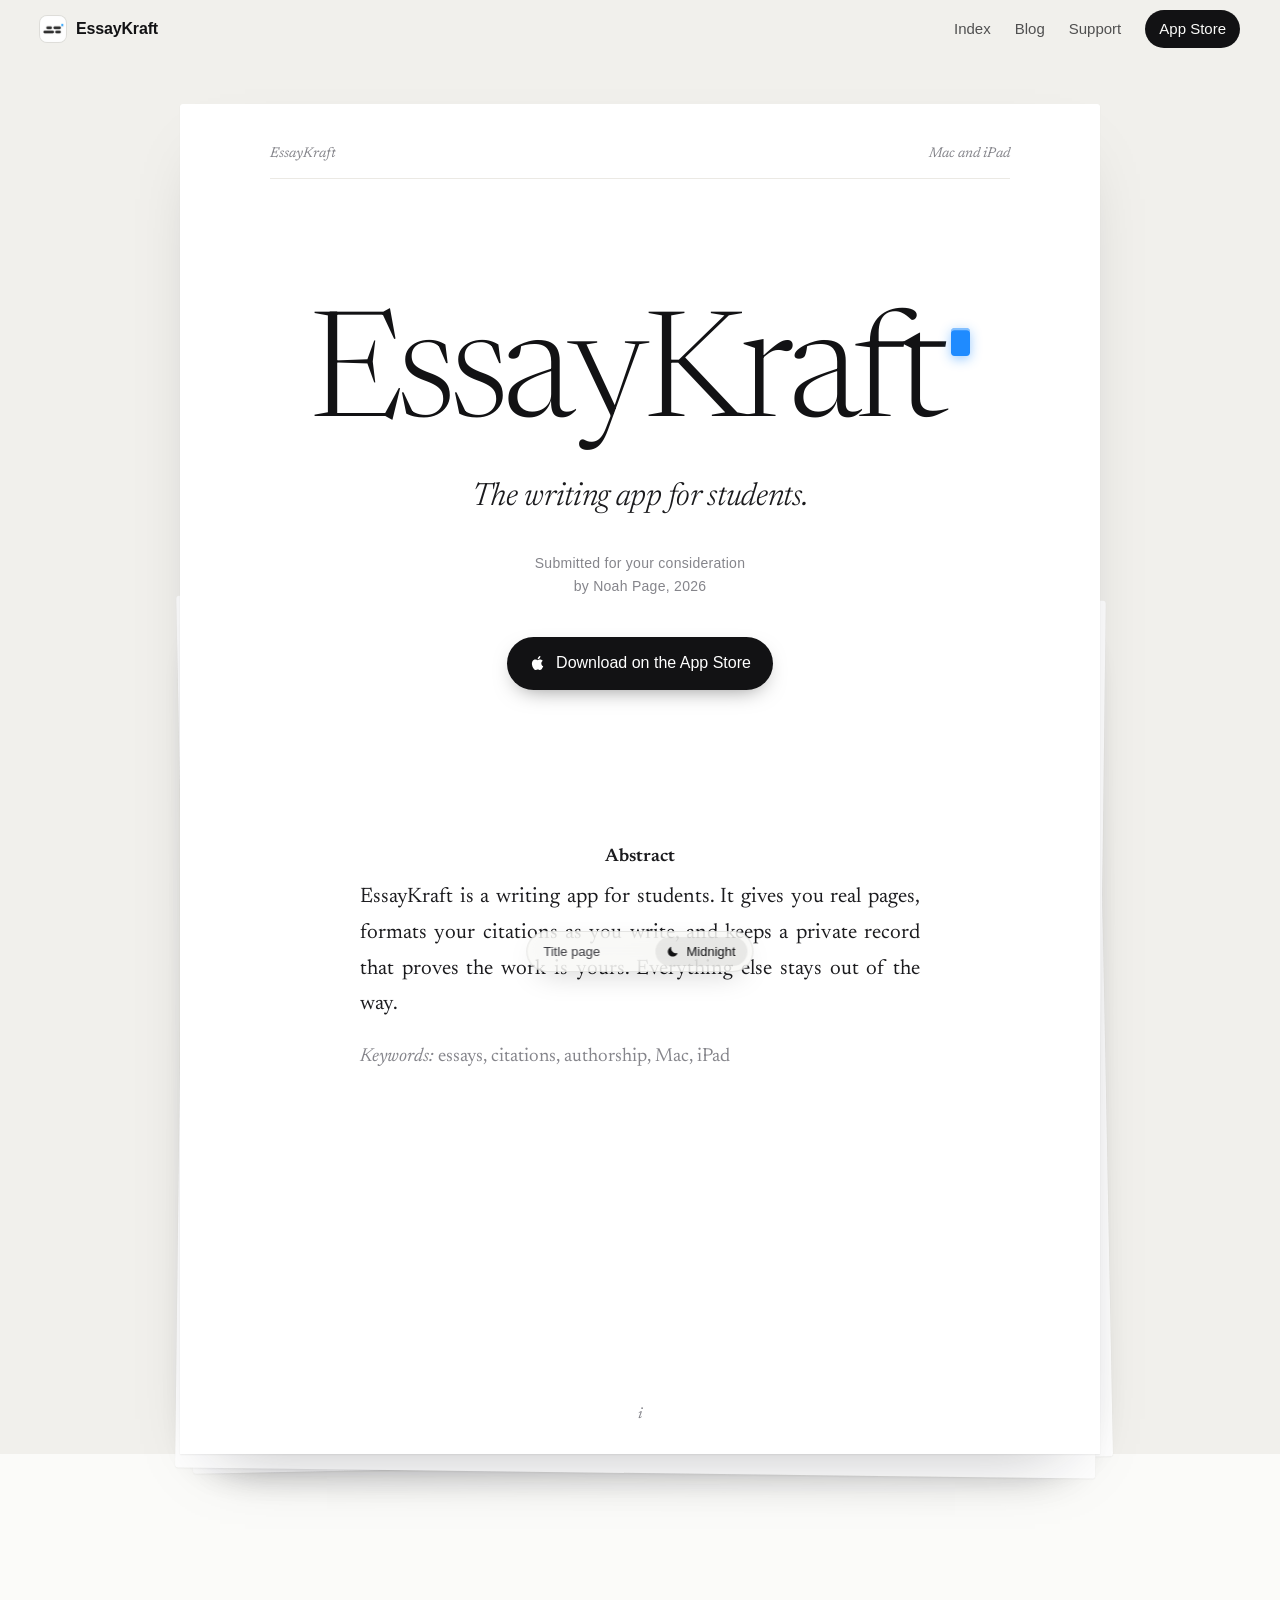
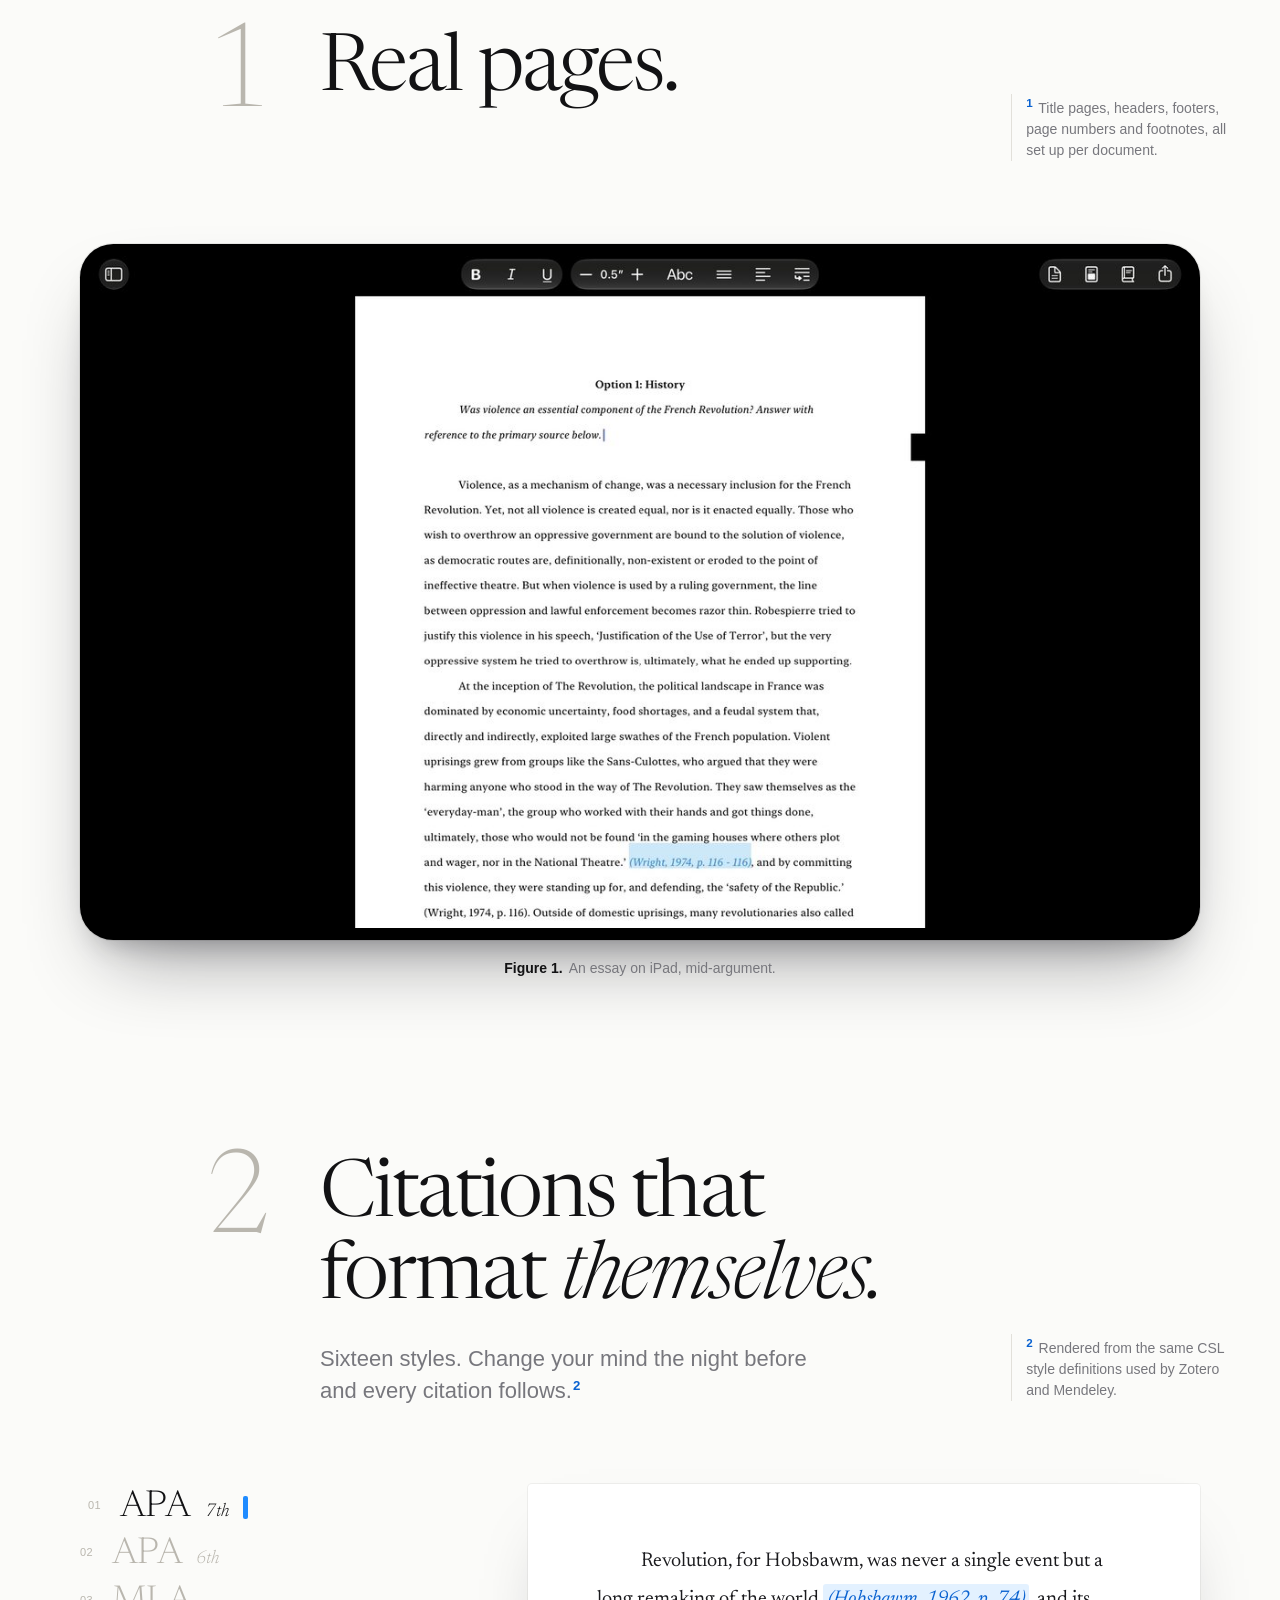
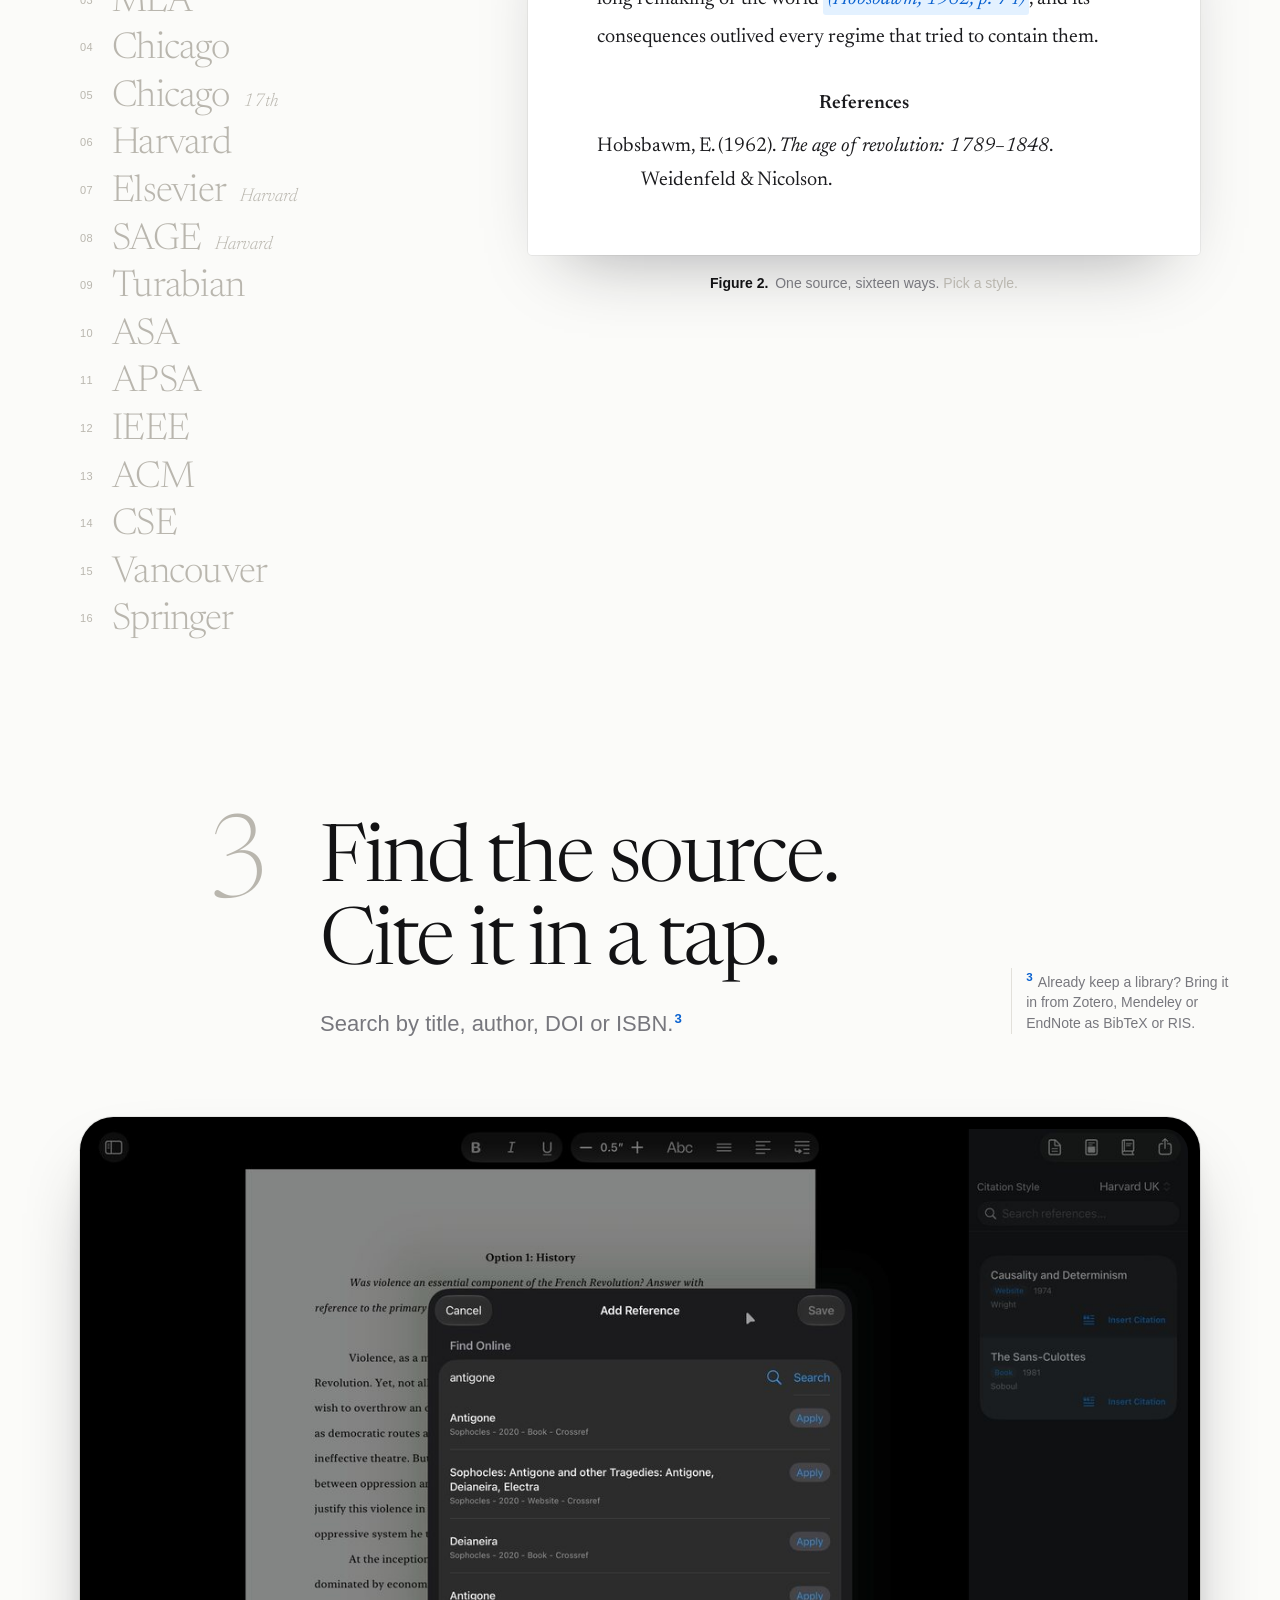
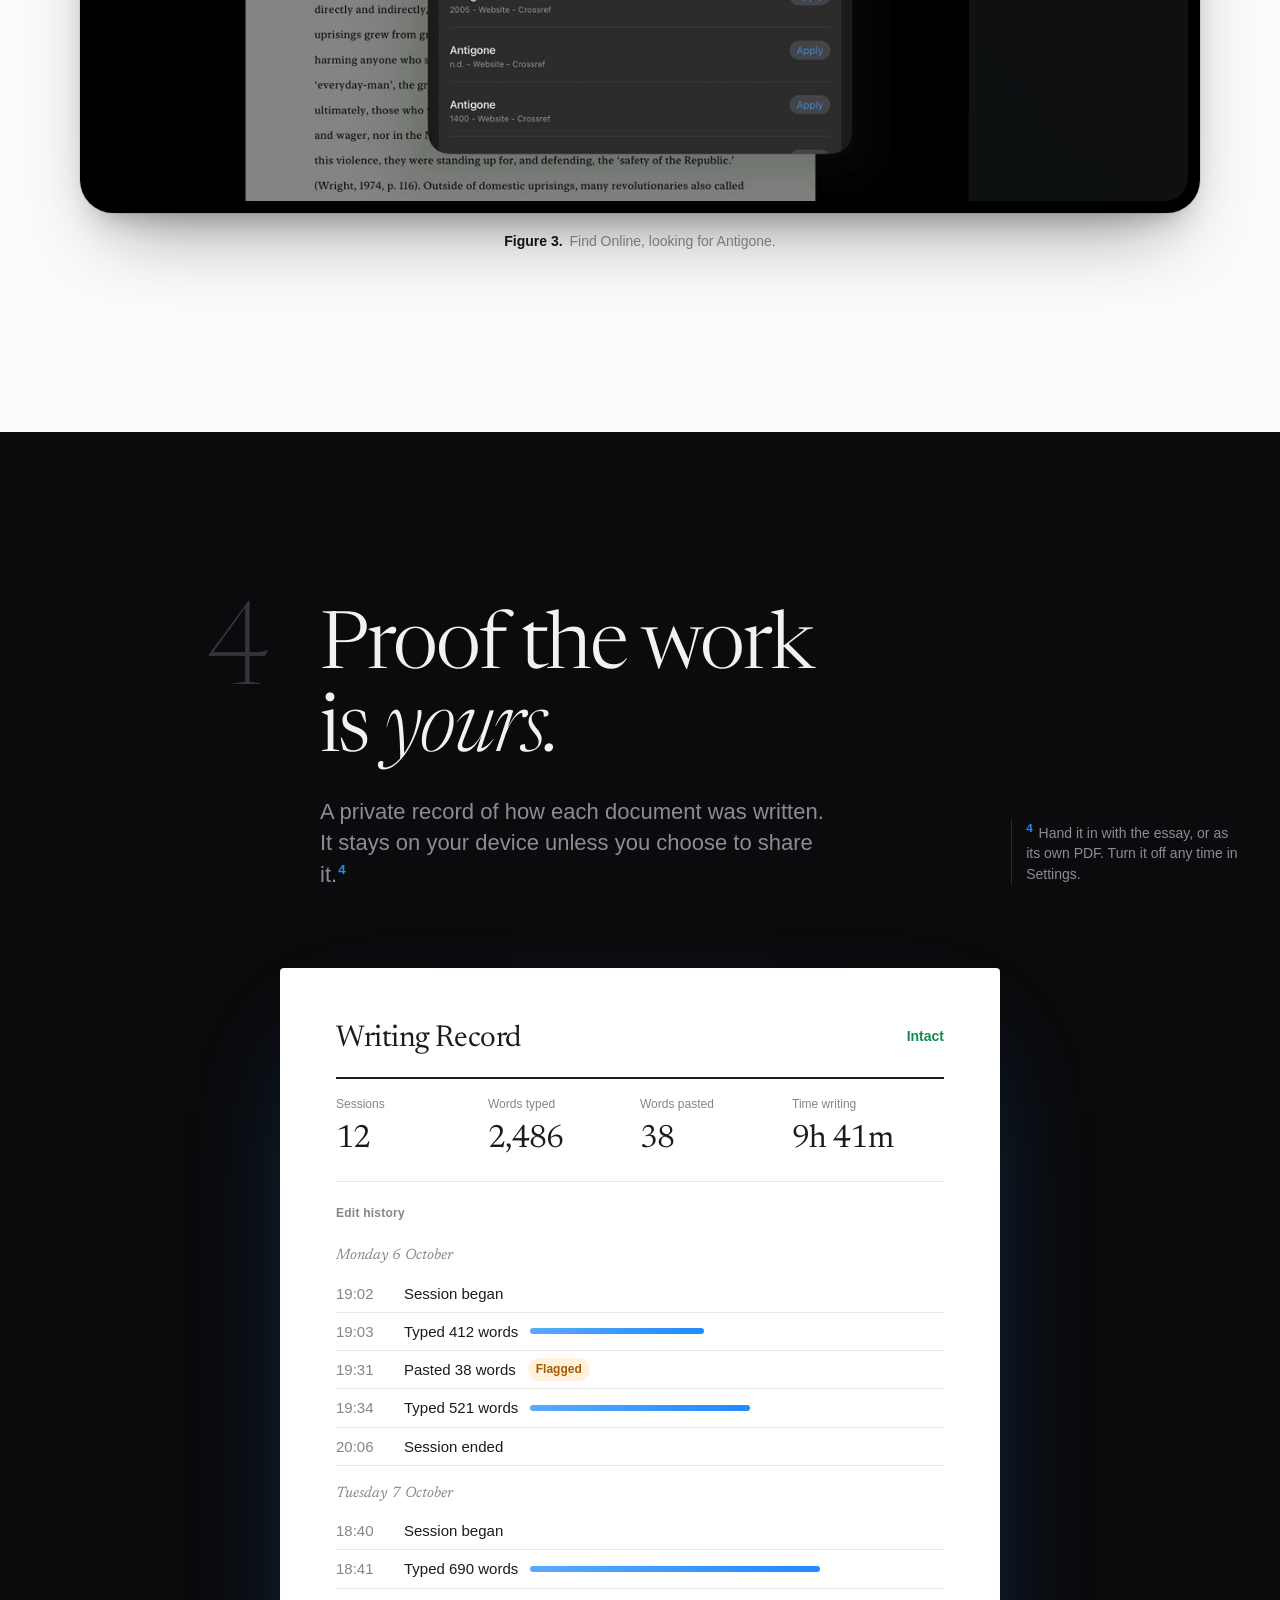
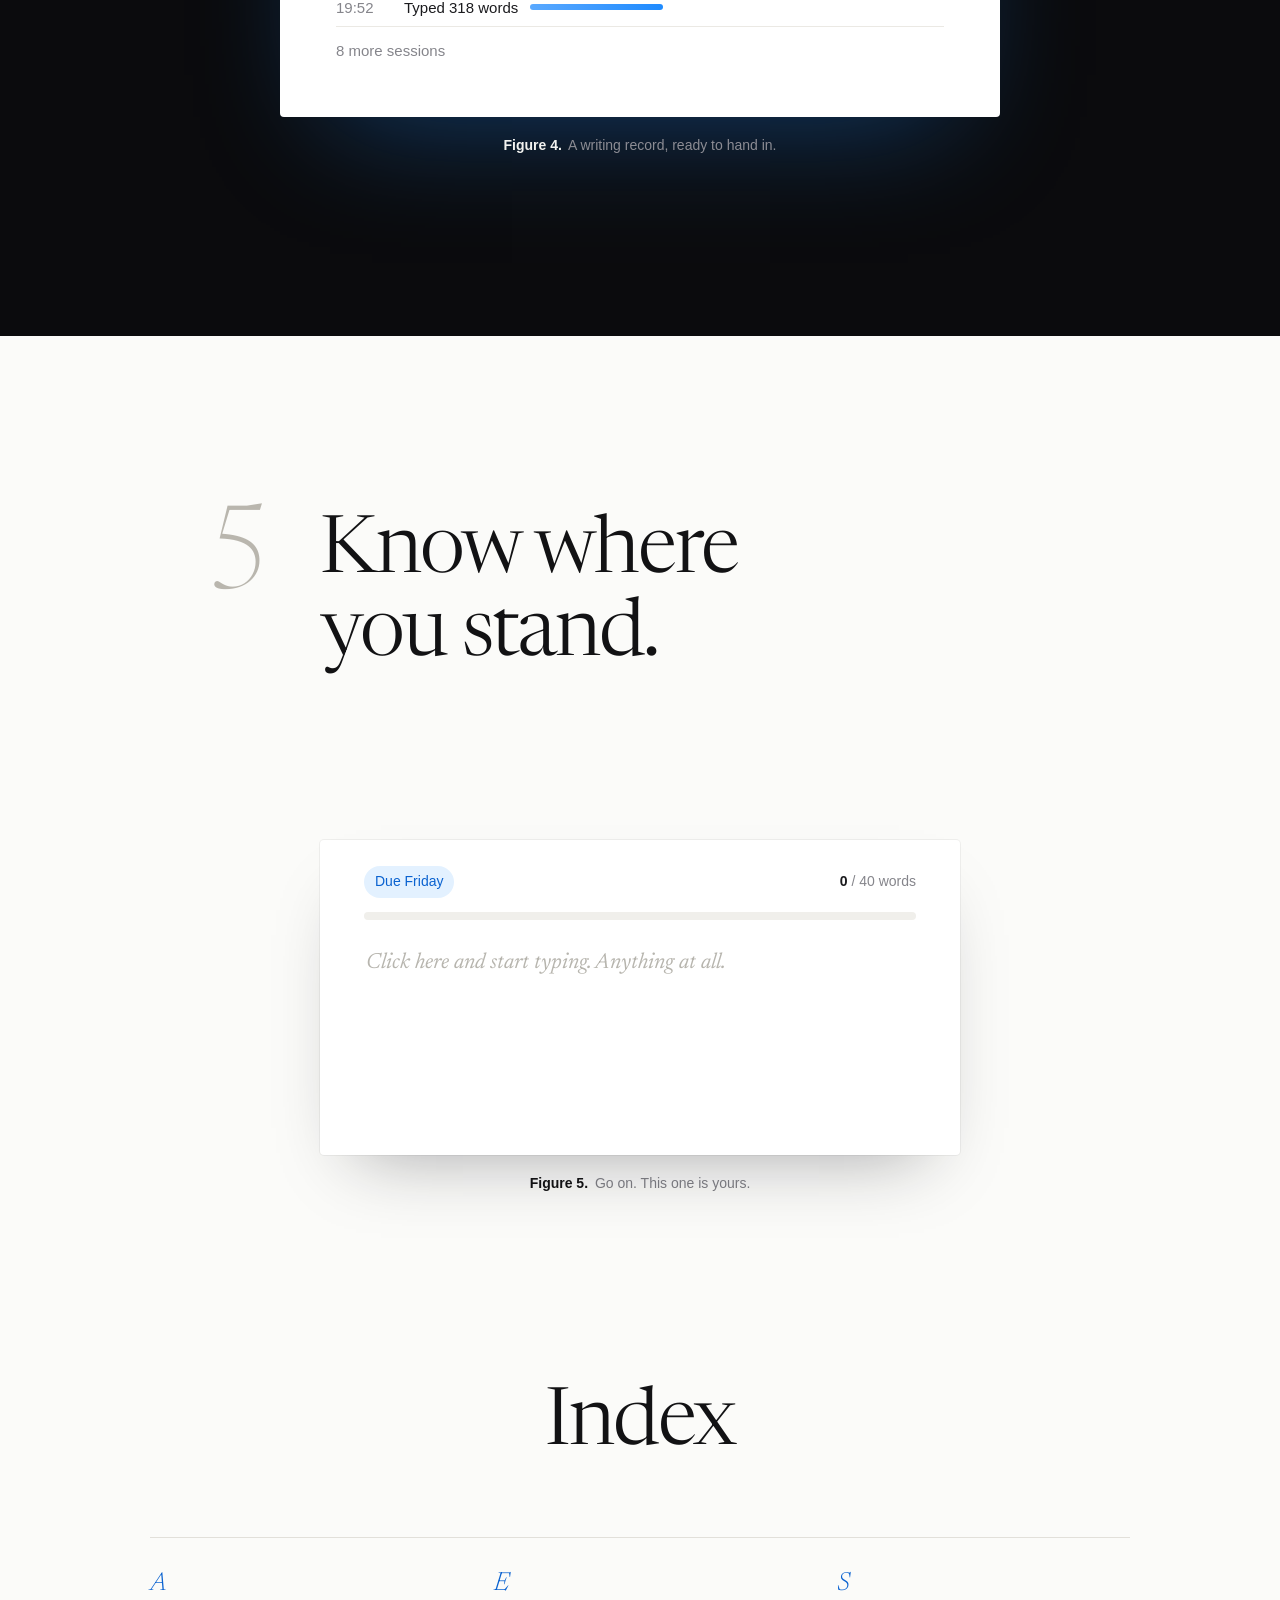
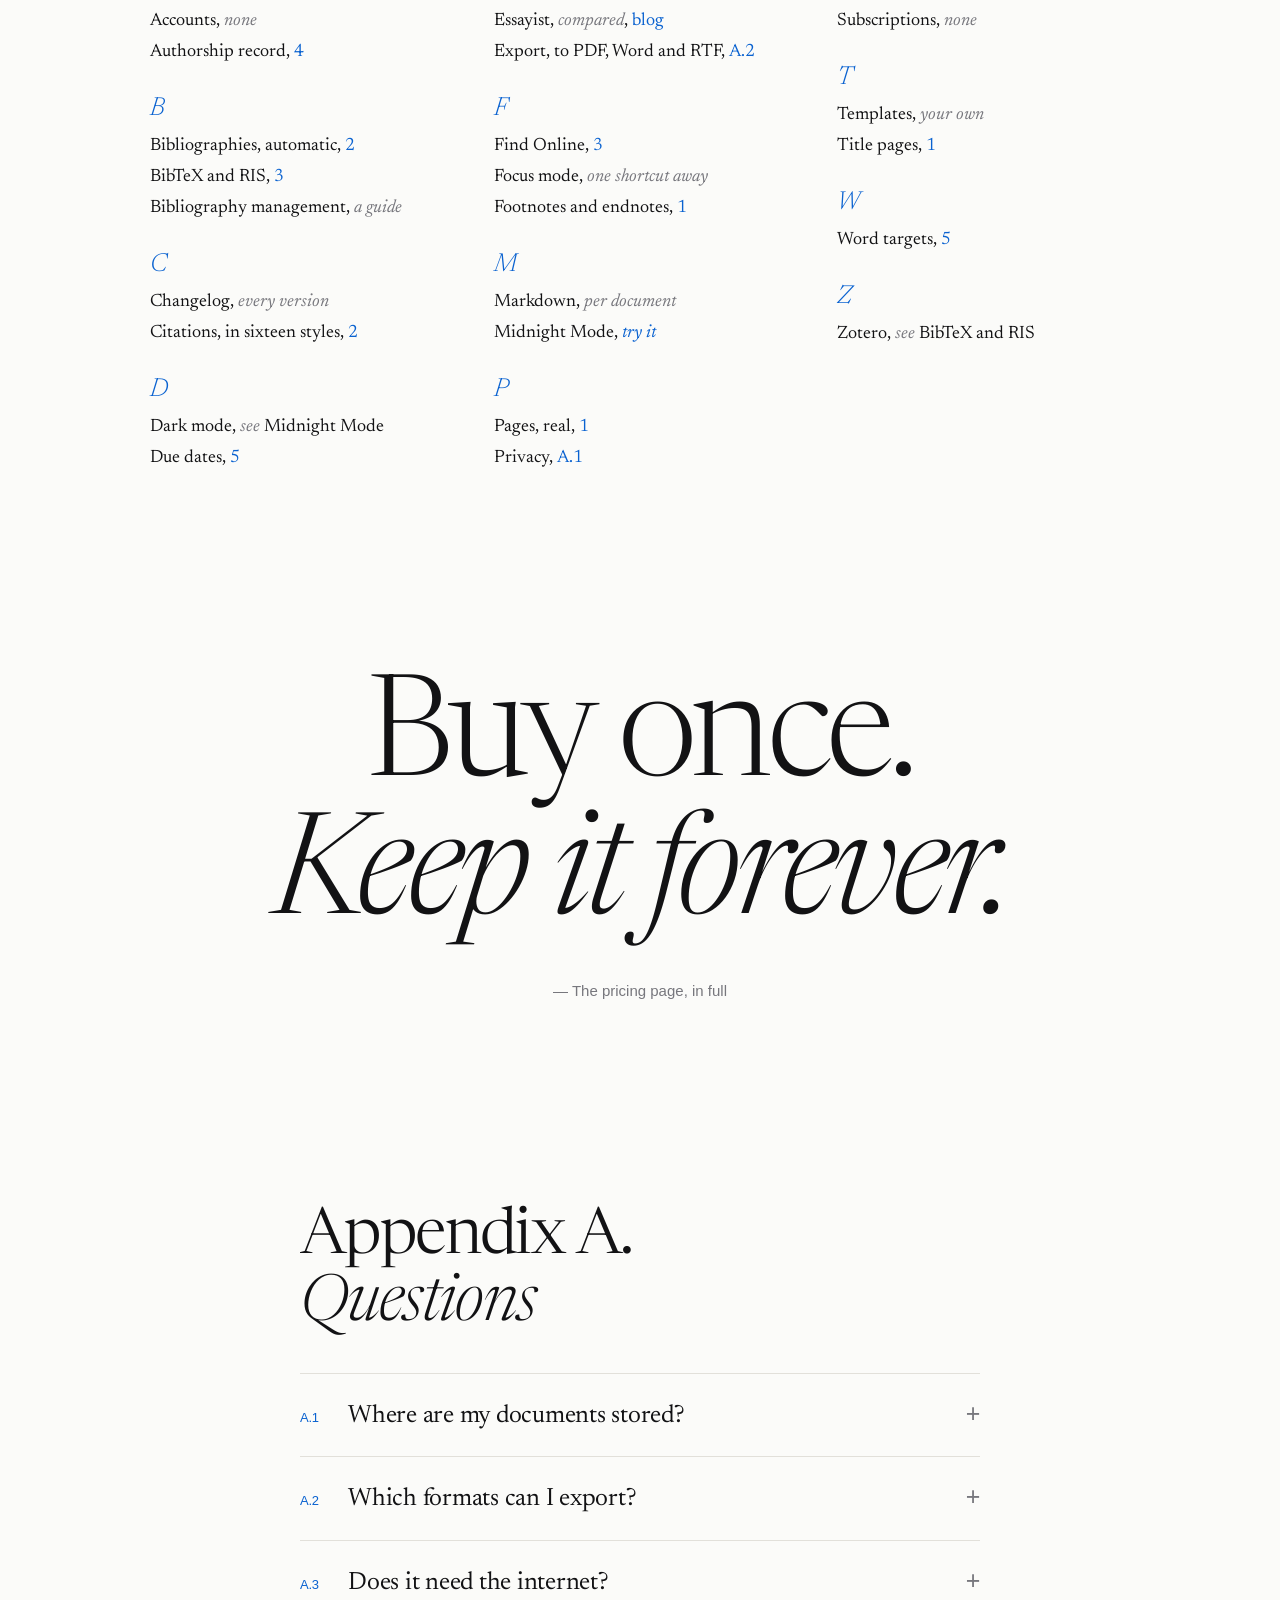
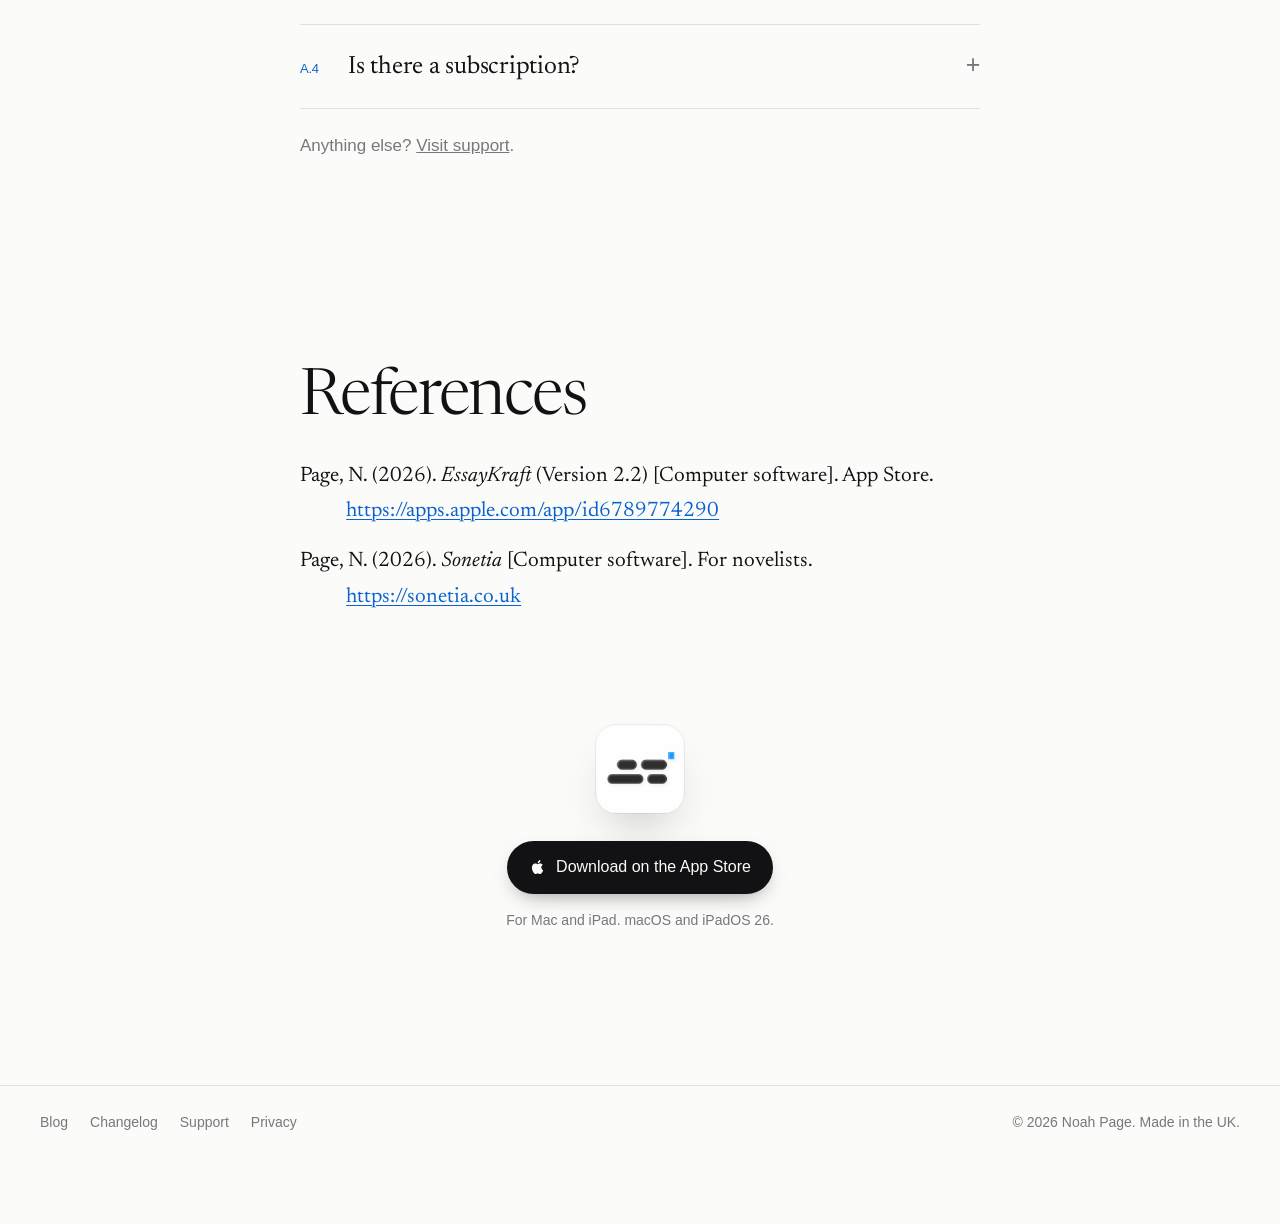
<file: index.html>
<!doctype html>
<html lang="en-GB" class="no-js">
<head>
<meta charset="utf-8"><meta name="viewport" content="width=device-width, initial-scale=1">
<title>EssayKraft: the writing app for students</title>
<meta name="description" content="EssayKraft is the writing app for students on Mac and iPad. Real pages, citations that format themselves in sixteen styles, and a private record that proves the work is yours. One purchase. No subscription.">
<meta name="theme-color" content="#f1f0ec"><link rel="canonical" href="https://essaykraft.app/">
<meta property="og:type" content="website"><meta property="og:title" content="EssayKraft: the writing app for students"><meta property="og:description" content="Real pages, citations that format themselves, and proof the work is yours. For Mac and iPad."><meta property="og:url" content="https://essaykraft.app/"><meta property="og:image" content="https://essaykraft.app/og.png"><meta property="og:image:width" content="1200"><meta property="og:image:height" content="630"><meta name="twitter:card" content="summary_large_image">
<link rel="icon" href="favicon.png" type="image/png"><link rel="apple-touch-icon" href="apple-touch-icon.png">
<link rel="preconnect" href="https://fonts.googleapis.com"><link rel="preconnect" href="https://fonts.gstatic.com" crossorigin><link href="https://fonts.googleapis.com/css2?family=Newsreader:ital,opsz,wght@0,6..72,200..800;1,6..72,200..800&display=swap" rel="stylesheet">
<script>document.documentElement.className = "js"; try { if (localStorage.getItem("ek-midnight") === "1") document.documentElement.dataset.midnight = ""; } catch (e) {}</script>
<link rel="stylesheet" href="home.css?v=3"><script src="site.js?v=3" defer></script>
</head>
<body>
<svg class="sprite" width="0" height="0" aria-hidden="true" focusable="false"><defs>
  <symbol id="i-apple" viewBox="0 0 24 24"><path d="M16.4 12.6c0-2.3 1.9-3.4 2-3.5-1.1-1.6-2.8-1.8-3.4-1.8-1.4-.1-2.8.9-3.5.9-.7 0-1.9-.9-3.1-.8-1.6 0-3 .9-3.8 2.3-1.6 2.8-.4 7 1.2 9.2.8 1.1 1.7 2.4 2.9 2.3 1.2 0 1.6-.7 3-.7s1.8.7 3.1.7c1.3 0 2.1-1.1 2.8-2.3.9-1.3 1.3-2.5 1.3-2.6 0 0-2.5-1-2.5-3.7zM14.2 5.8c.6-.8 1.1-1.9 1-3-.9 0-2.1.6-2.7 1.4-.6.7-1.1 1.8-1 2.8 1 .1 2.1-.5 2.7-1.2z"/></symbol>
  <symbol id="i-moon" viewBox="0 0 24 24"><path d="M19.5 14.5A8 8 0 0 1 9.5 4.5a8 8 0 1 0 10 10z"/></symbol>
  <symbol id="i-check" viewBox="0 0 24 24"><path d="M6.5 12.5l3.6 3.6 7.4-8.2"/></symbol>
</defs></svg>
<a class="skip" href="#main">Skip to content</a>

<header class="bar">
  <a class="brand" href="./" aria-label="EssayKraft home"><img src="icon.png" width="26" height="26" alt=""><span>EssayKraft</span></a>
  <nav aria-label="Site">
    <a href="#index">Index</a>
    <a href="blog/">Blog</a>
    <a href="support.html">Support</a>
    <a class="pill" href="https://apps.apple.com/app/id6789774290">App Store</a>
  </nav>
</header>

<div class="dock" aria-label="Reading position">
  <span class="where" aria-live="polite"><span data-where>Title page</span></span>
  <button type="button" class="midnight" aria-pressed="false" data-midnight-toggle><svg aria-hidden="true"><use href="#i-moon"/></svg><span>Midnight</span></button>
</div>

<main id="main">
  <!-- Title page -->
  <section class="desk" id="top" data-page="Title page" aria-labelledby="title">
    <div class="stack">
    <article class="sheet title-sheet">
      <div class="running"><span>EssayKraft</span><span>Mac and iPad</span></div>
      <div class="title-block">
        <h1 id="title" class="wordmark" aria-label="EssayKraft"><span class="letters" aria-hidden="true">EssayKraft</span><span class="caret" aria-hidden="true"></span></h1>
        <p class="subtitle rise" style="--d:5">The writing app for students.</p>
        <p class="byline rise" style="--d:6">Submitted for your consideration<br>by Noah Page, 2026</p>
        <div class="actions rise" style="--d:7">
          <a class="button" href="https://apps.apple.com/app/id6789774290"><svg class="glyph"><use href="#i-apple"/></svg>Download on the App Store</a>
        </div>
      </div>
      <div class="abstract reveal" data-page="Abstract">
        <h2 class="small-head">Abstract</h2>
        <p>EssayKraft is a writing app for students. It gives you real pages, formats your citations as you write, and keeps a private record that proves the work is yours. Everything else stays out of the way.</p>
        <p class="keywords"><i>Keywords:</i> essays, citations, authorship, Mac, iPad</p>
      </div>
      <span class="folio">i</span>
    </article>
    </div>
  </section>

  <!-- 1 -->
  <section class="chapter" id="pages" data-page="1. Real pages" aria-labelledby="pages-title">
    <span class="num" aria-hidden="true">1</span>
    <div class="text">
      <h2 id="pages-title" class="lines">Real pages.</h2>
      <p class="reveal">What you see is what you hand in.<sup class="note-ref">1</sup></p>
    </div>
    <aside class="sidenote reveal"><sup>1</sup> Title pages, headers, footers, page numbers and footnotes, all set up per document.</aside>
    <figure class="fig wide">
      <div class="device grow"><img src="media/editor.jpg" srcset="media/editor-small.jpg 1200w, media/editor.jpg 2400w" sizes="(max-width: 1100px) 94vw, 1080px" width="2400" height="1472" alt="An essay open in EssayKraft on iPad, with a highlighted inline citation on the page"></div>
      <figcaption class="reveal"><b>Figure 1.</b> An essay on iPad, mid-argument.</figcaption>
    </figure>
  </section>

  <!-- 2 -->
  <section class="chapter" id="citations" data-page="2. Citations" aria-labelledby="cite-title">
    <span class="num" aria-hidden="true">2</span>
    <div class="text">
      <h2 id="cite-title" class="lines">Citations that<br>format <em>themselves.</em></h2>
      <p class="reveal">Sixteen styles. Change your mind the night before and every citation follows.<sup class="note-ref">2</sup></p>
    </div>
    <aside class="sidenote reveal"><sup>2</sup> Rendered from the same CSL style definitions used by Zotero and Mendeley.</aside>
    <div class="cite-lab wide" data-model="cite">
      <ol class="style-index" aria-label="Citation styles">
        <li><button type="button" data-style="apa7" aria-pressed="true">APA <small>7th</small></button></li>
        <li><button type="button" data-style="apa6" aria-pressed="false">APA <small>6th</small></button></li>
        <li><button type="button" data-style="mla" aria-pressed="false">MLA</button></li>
        <li><button type="button" data-style="chicago" aria-pressed="false">Chicago</button></li>
        <li><button type="button" data-style="chicago17" aria-pressed="false">Chicago <small>17th</small></button></li>
        <li><button type="button" data-style="harvard" aria-pressed="false">Harvard</button></li>
        <li><button type="button" data-style="elsevier" aria-pressed="false">Elsevier <small>Harvard</small></button></li>
        <li><button type="button" data-style="sage" aria-pressed="false">SAGE <small>Harvard</small></button></li>
        <li><button type="button" data-style="turabian" aria-pressed="false">Turabian</button></li>
        <li><button type="button" data-style="asa" aria-pressed="false">ASA</button></li>
        <li><button type="button" data-style="apsa" aria-pressed="false">APSA</button></li>
        <li><button type="button" data-style="ieee" aria-pressed="false">IEEE</button></li>
        <li><button type="button" data-style="acm" aria-pressed="false">ACM</button></li>
        <li><button type="button" data-style="cse" aria-pressed="false">CSE</button></li>
        <li><button type="button" data-style="vancouver" aria-pressed="false">Vancouver</button></li>
        <li><button type="button" data-style="springer" aria-pressed="false">Springer</button></li>
      </ol>
      <div class="stage">
        <article class="paper">
          <p class="body">Revolution, for Hobsbawm, was never a single event but a long remaking of the world <span class="cite" data-slot="cite">(Hobsbawm, 1962, p. 74)</span>, and its consequences outlived every regime that tried to contain them.</p>
          <p class="refs-label" data-slot="label">References</p>
          <p class="ref" data-slot="ref">Hobsbawm, E. (1962). <i>The age of revolution: 1789–1848</i>. Weidenfeld &amp; Nicolson.</p>
        </article>
        <p class="caption"><b>Figure 2.</b> One source, sixteen ways. <span class="hint">Pick a style.</span></p>
      </div>
    </div>
  </section>

  <!-- 3 -->
  <section class="chapter" id="sources" data-page="3. Sources" aria-labelledby="sources-title">
    <span class="num" aria-hidden="true">3</span>
    <div class="text">
      <h2 id="sources-title" class="lines">Find the source.<br>Cite it in a tap.</h2>
      <p class="reveal">Search by title, author, DOI or ISBN.<sup class="note-ref">3</sup></p>
    </div>
    <aside class="sidenote reveal"><sup>3</sup> Already keep a library? Bring it in from Zotero, Mendeley or EndNote as BibTeX or RIS.</aside>
    <figure class="fig wide">
      <div class="device reveal"><img src="media/find-online.jpg" srcset="media/find-online-small.jpg 1200w, media/find-online.jpg 2400w" sizes="(max-width: 1100px) 94vw, 1080px" width="2400" height="1472" alt="EssayKraft’s Find Online search showing results for Antigone, with saved references in the sidebar" loading="lazy"></div>
      <figcaption class="reveal"><b>Figure 3.</b> Find Online, looking for Antigone.</figcaption>
    </figure>
  </section>

  <!-- 4 -->
  <section class="chapter night" id="authorship" data-page="4. Authorship" aria-labelledby="auth-title">
    <span class="num" aria-hidden="true">4</span>
    <div class="text">
      <h2 id="auth-title" class="lines">Proof the work<br>is <em>yours.</em></h2>
      <p class="reveal">A private record of how each document was written. It stays on your device unless you choose to share it.<sup class="note-ref">4</sup></p>
    </div>
    <aside class="sidenote reveal"><sup>4</sup> Hand it in with the essay, or as its own PDF. Turn it off any time in Settings.</aside>
    <figure class="fig wide">
      <article class="report" data-model="record" aria-label="An example writing record">
        <header class="report-head">
          <span>Writing Record</span>
          <span class="intact"><svg aria-hidden="true"><use href="#i-check"/></svg>Intact</span>
        </header>
        <dl class="overview">
          <div><dt>Sessions</dt><dd data-count="12">12</dd></div>
          <div><dt>Words typed</dt><dd data-count="2486">2,486</dd></div>
          <div><dt>Words pasted</dt><dd data-count="38">38</dd></div>
          <div><dt>Time writing</dt><dd>9h 41m</dd></div>
        </dl>
        <h3>Edit history</h3>
        <ol class="history">
          <li class="day">Monday 6 October</li>
          <li><time>19:02</time><span>Session began</span></li>
          <li><time>19:03</time><span>Typed 412 words</span><i style="--w:.42"></i></li>
          <li class="flag"><time>19:31</time><span>Pasted 38 words</span><em>Flagged</em></li>
          <li><time>19:34</time><span>Typed 521 words</span><i style="--w:.53"></i></li>
          <li><time>20:06</time><span>Session ended</span></li>
          <li class="day">Tuesday 7 October</li>
          <li><time>18:40</time><span>Session began</span></li>
          <li><time>18:41</time><span>Typed 690 words</span><i style="--w:.7"></i></li>
          <li><time>19:52</time><span>Typed 318 words</span><i style="--w:.32"></i></li>
          <li class="more"><span>8 more sessions</span></li>
        </ol>
      </article>
      <figcaption class="reveal"><b>Figure 4.</b> A writing record, ready to hand in.</figcaption>
    </figure>
  </section>

  <!-- 5 -->
  <section class="chapter" id="targets" data-page="5. Deadlines" aria-labelledby="target-title">
    <span class="num" aria-hidden="true">5</span>
    <div class="text">
      <h2 id="target-title" class="lines">Know where<br>you stand.</h2>
      <p class="reveal">Set a word target and a due date. Watch the bar fill as you write.</p>
    </div>
    <figure class="fig">
      <div class="typer reveal" data-model="typer">
        <div class="typer-head">
          <span class="due">Due Friday</span>
          <span class="tally"><b data-words>0</b> / 40 words</span>
        </div>
        <div class="meter" aria-hidden="true"><b></b></div>
        <label class="sr" for="try">Try typing here</label>
        <textarea id="try" rows="4" spellcheck="true" placeholder="Click here and start typing. Anything at all."></textarea>
        <p class="done-note" aria-live="polite"></p>
      </div>
      <figcaption class="reveal"><b>Figure 5.</b> Go on. This one is yours.</figcaption>
    </figure>
  </section>

  <!-- Index -->
  <section class="index-page" id="index" data-page="Index" aria-labelledby="index-title">
    <h2 id="index-title" class="lines">Index</h2>
    <div class="index-cols reveal">
      <div class="group"><h3>A</h3>
        <p>Accounts, <i>none</i></p>
        <p>Authorship record, <a href="#authorship">4</a></p></div>
      <div class="group"><h3>B</h3>
        <p>Bibliographies, automatic, <a href="#citations">2</a></p>
        <p>BibTeX and RIS, <a href="#sources">3</a></p>
        <p>Bibliography management, <a href="blog/bibliography-management.html"><i>a guide</i></a></p></div>
      <div class="group"><h3>C</h3>
        <p>Changelog, <a href="changelog.html"><i>every version</i></a></p>
        <p>Citations, in sixteen styles, <a href="#citations">2</a></p></div>
      <div class="group"><h3>D</h3>
        <p>Dark mode, <i>see</i> Midnight Mode</p>
        <p>Due dates, <a href="#targets">5</a></p></div>
      <div class="group"><h3>E</h3>
        <p>Essayist, <i>compared</i>, <a href="blog/essayist-alternative.html">blog</a></p>
        <p>Export, to PDF, Word and RTF, <a href="#q-export">A.2</a></p></div>
      <div class="group"><h3>F</h3>
        <p>Find Online, <a href="#sources">3</a></p>
        <p>Focus mode, <i>one shortcut away</i></p>
        <p>Footnotes and endnotes, <a href="#pages">1</a></p></div>
      <div class="group"><h3>M</h3>
        <p>Markdown, <i>per document</i></p>
        <p>Midnight Mode, <button type="button" class="linkish" data-midnight-toggle><i>try it</i></button></p></div>
      <div class="group"><h3>P</h3>
        <p>Pages, real, <a href="#pages">1</a></p>
        <p>Privacy, <a href="#q-stored">A.1</a></p></div>
      <div class="group"><h3>S</h3>
        <p>Subscriptions, <i>none</i></p></div>
      <div class="group"><h3>T</h3>
        <p>Templates, <i>your own</i></p>
        <p>Title pages, <a href="#pages">1</a></p></div>
      <div class="group"><h3>W</h3>
        <p>Word targets, <a href="#targets">5</a></p></div>
      <div class="group"><h3>Z</h3>
        <p>Zotero, <i>see</i> BibTeX and RIS</p></div>
    </div>
  </section>

  <!-- Epigraph -->
  <section class="epigraph" data-page="Price" aria-label="Price">
    <blockquote>
      <p class="lines big">Buy once.<br>Keep it forever.</p>
      <footer class="reveal">The pricing page, in full</footer>
    </blockquote>
  </section>

  <!-- Appendix -->
  <section class="appendix" id="questions" data-page="Appendix A" aria-labelledby="questions-title">
    <h2 id="questions-title" class="lines">Appendix A.<br><em>Questions</em></h2>
    <details class="reveal" id="q-stored"><summary><span>A.1</span>Where are my documents stored?</summary><p>On your Mac or iPad. There’s no account and no cloud requirement.</p></details>
    <details class="reveal" id="q-export"><summary><span>A.2</span>Which formats can I export?</summary><p>PDF, Word (.docx) and RTF. You can also print, and import .docx and .rtf files.</p></details>
    <details class="reveal"><summary><span>A.3</span>Does it need the internet?</summary><p>Only for Find Online. Everything else works offline.</p></details>
    <details class="reveal"><summary><span>A.4</span>Is there a subscription?</summary><p>No. One purchase and it’s yours.</p></details>
    <p class="more-help reveal">Anything else? <a href="support.html">Visit support</a>.</p>
  </section>

  <!-- References -->
  <section class="references" id="download" data-page="References" aria-labelledby="refs-title">
    <h2 id="refs-title" class="lines">References</h2>
    <ol class="biblio reveal">
      <li>Page, N. (2026). <i>EssayKraft</i> (Version 2.2) [Computer software]. App Store. <a href="https://apps.apple.com/app/id6789774290">https://apps.apple.com/app/id6789774290</a></li>
      <li>Page, N. (2026). <i>Sonetia</i> [Computer software]. For novelists. <a href="https://sonetia.co.uk">https://sonetia.co.uk</a></li>
    </ol>
    <div class="closing reveal">
      <img src="icon.png" width="88" height="88" alt="">
      <a class="button" href="https://apps.apple.com/app/id6789774290"><svg class="glyph"><use href="#i-apple"/></svg>Download on the App Store</a>
      <p>For Mac and iPad. macOS and iPadOS 26.</p>
    </div>
  </section>
</main>

<footer class="foot">
  <nav aria-label="Footer"><a href="blog/">Blog</a><a href="changelog.html">Changelog</a><a href="support.html">Support</a><a href="privacy.html">Privacy</a></nav>
  <p>© 2026 Noah Page. Made in the UK.</p>
</footer>
</body>
</html>
</file>
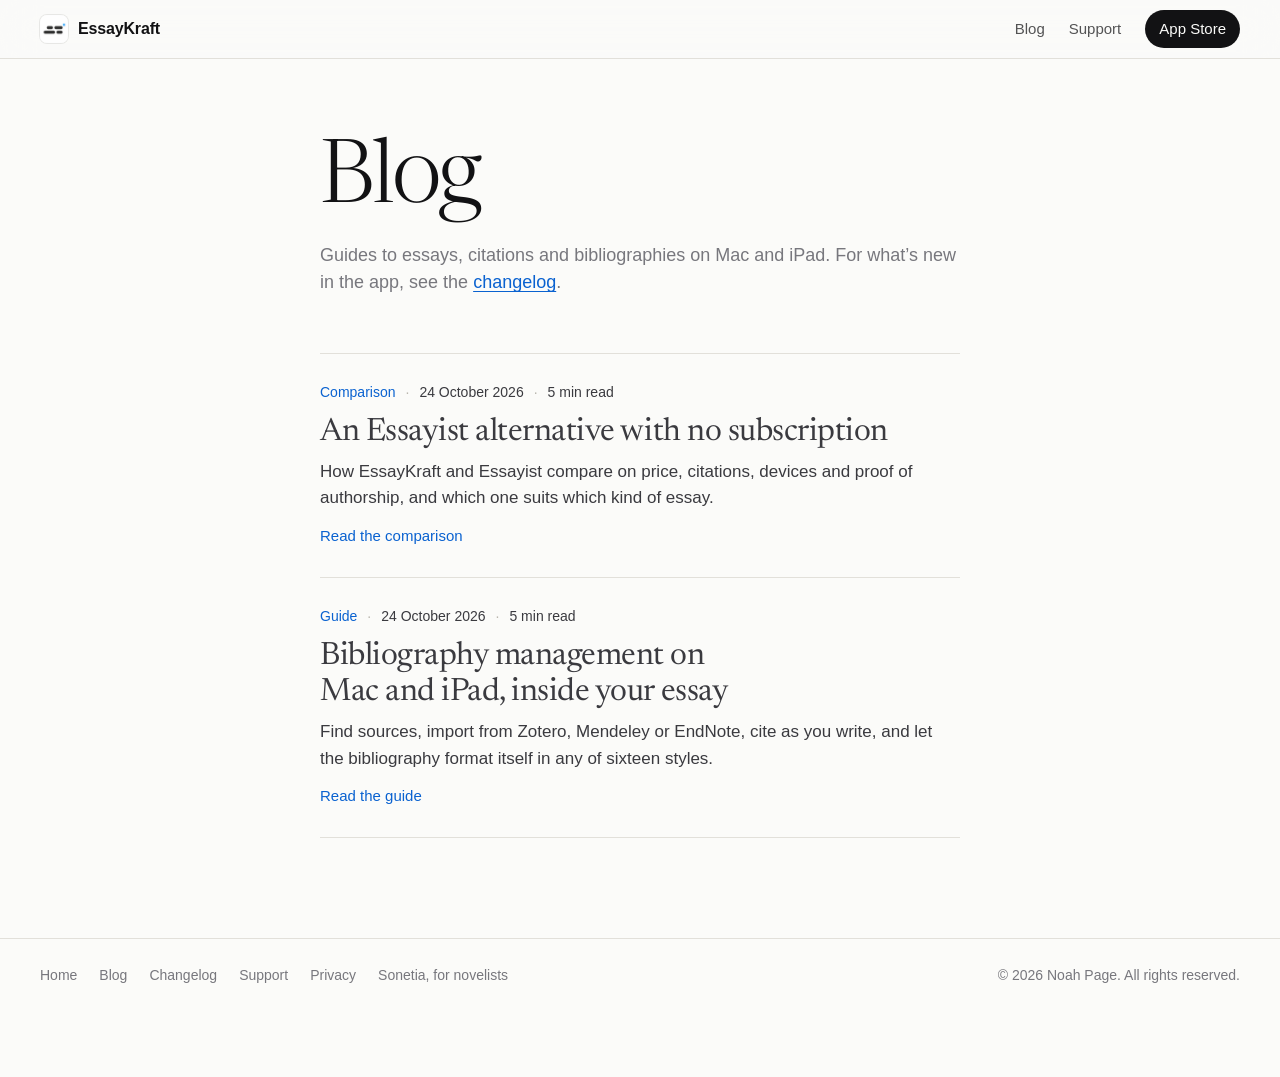
<file: blog/index.html>
<!doctype html>
<html lang="en-GB" class="no-js">
<head>
<meta charset="utf-8"><meta name="viewport" content="width=device-width, initial-scale=1">
<title>EssayKraft Blog: guides to essays, citations and bibliographies</title>
<meta name="description" content="Guides to writing essays on Mac and iPad: citations, bibliographies, reference management, and how EssayKraft compares with other academic writing apps.">
<meta name="theme-color" content="#fbfbf9"><link rel="canonical" href="https://essaykraft.app/blog/">
<meta property="og:type" content="website"><meta property="og:title" content="EssayKraft Blog"><meta property="og:description" content="Guides to essays, citations and bibliographies on Mac and iPad."><meta property="og:url" content="https://essaykraft.app/blog/"><meta property="og:image" content="https://essaykraft.app/og.png"><meta name="twitter:card" content="summary_large_image">
<link rel="icon" href="../favicon.png" type="image/png"><link rel="apple-touch-icon" href="../apple-touch-icon.png">
<link rel="preconnect" href="https://fonts.googleapis.com"><link rel="preconnect" href="https://fonts.gstatic.com" crossorigin><link href="https://fonts.googleapis.com/css2?family=Newsreader:ital,opsz,wght@0,6..72,200..800;1,6..72,200..800&display=swap" rel="stylesheet">
<link rel="stylesheet" href="../home.css?v=3"><link rel="stylesheet" href="../pages.css?v=1"><link rel="stylesheet" href="../blog.css?v=1">
<script type="application/ld+json">
{
  "@context": "https://schema.org",
  "@type": "Blog",
  "name": "EssayKraft Blog",
  "url": "https://essaykraft.app/blog/",
  "publisher": { "@type": "Person", "name": "Noah Page" },
  "blogPost": [
    { "@type": "BlogPosting", "headline": "An Essayist alternative with no subscription", "url": "https://essaykraft.app/blog/essayist-alternative", "datePublished": "2026-10-24" },
    { "@type": "BlogPosting", "headline": "Bibliography management on Mac and iPad, inside your essay", "url": "https://essaykraft.app/blog/bibliography-management", "datePublished": "2026-10-24" }
  ]
}
</script>
</head>
<body>
<a class="skip" href="#main">Skip to content</a>
<header class="bar scrolled">
  <a class="brand" href="../" aria-label="EssayKraft home"><img src="../icon.png" width="28" height="28" alt=""><span>EssayKraft</span></a>
  <nav aria-label="Site">
    <a href="./" aria-current="page">Blog</a>
    <a href="../support.html">Support</a>
    <a class="pill" href="https://apps.apple.com/app/id6789774290">App Store</a>
  </nav>
</header>
<main class="page" id="main">
  <h1>Blog</h1>
  <p class="sub">Guides to essays, citations and bibliographies on Mac and iPad. For what’s new in the app, see the <a href="../changelog.html">changelog</a>.</p>

  <ol class="post-list" reversed>
    <li>
      <a href="essayist-alternative.html">
        <p class="kicker"><span class="cat">Comparison</span><time datetime="2026-10-24">24 October 2026</time><span>5 min read</span></p>
        <h2>An Essayist alternative with no subscription</h2>
        <p>How EssayKraft and Essayist compare on price, citations, devices and proof of authorship, and which one suits which kind of essay.</p>
        <span class="more">Read the comparison</span>
      </a>
    </li>
    <li>
      <a href="bibliography-management.html">
        <p class="kicker"><span class="cat">Guide</span><time datetime="2026-10-24">24 October 2026</time><span>5 min read</span></p>
        <h2>Bibliography management on Mac and iPad, inside your essay</h2>
        <p>Find sources, import from Zotero, Mendeley or EndNote, cite as you write, and let the bibliography format itself in any of sixteen styles.</p>
        <span class="more">Read the guide</span>
      </a>
    </li>
  </ol>
</main>
<footer class="foot">
  <nav aria-label="Footer"><a href="../">Home</a><a href="./">Blog</a><a href="../changelog.html">Changelog</a><a href="../support.html">Support</a><a href="../privacy.html">Privacy</a><a href="https://sonetia.co.uk">Sonetia, for novelists</a></nav>
  <p>© 2026 Noah Page. All rights reserved.</p>
</footer>
</body>
</html>
</file>
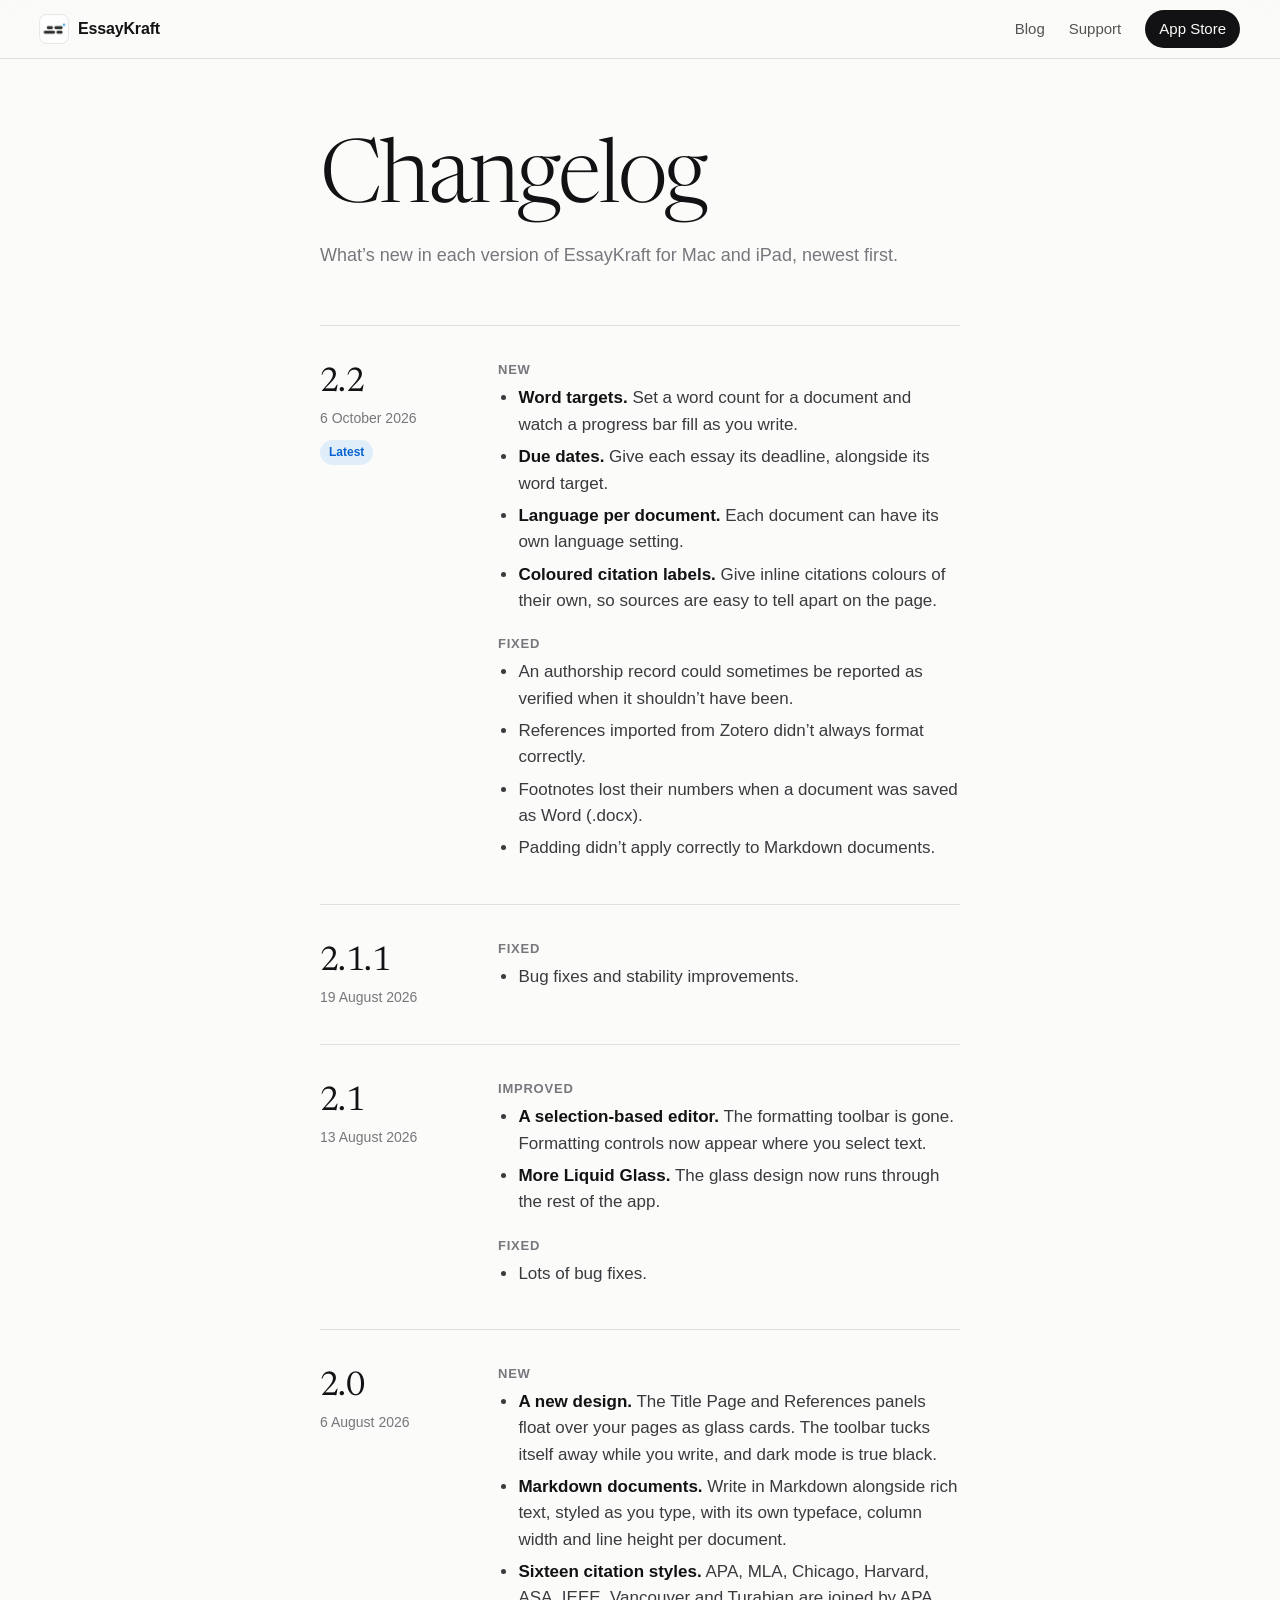
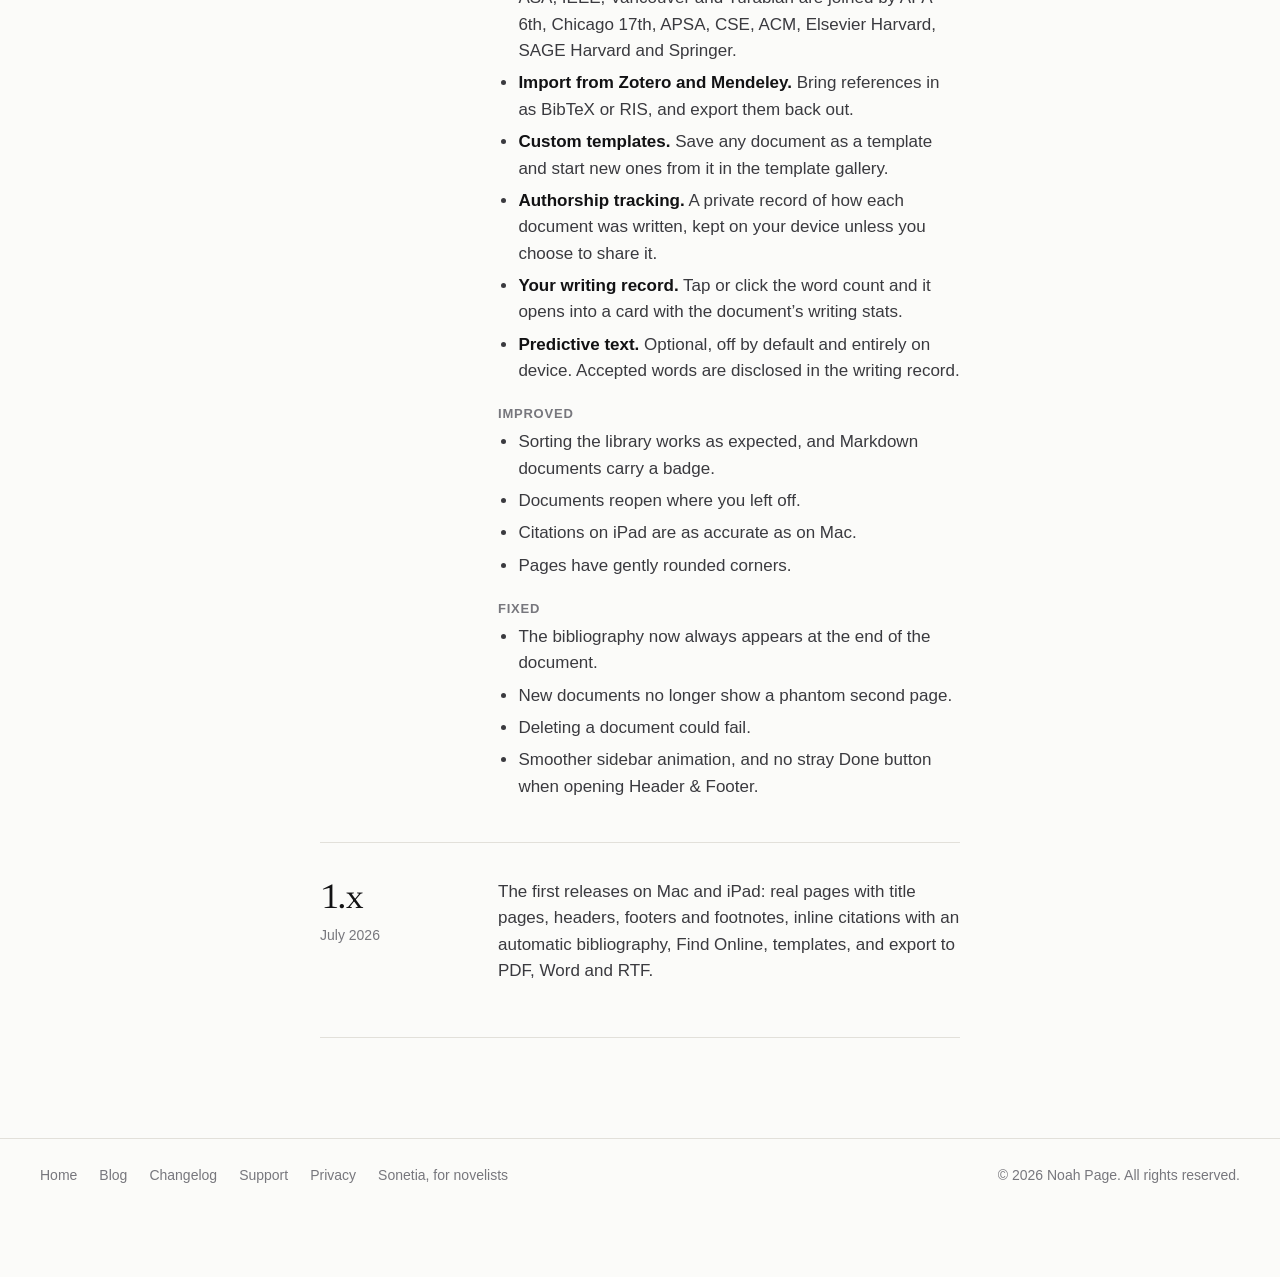
<file: changelog.html>
<!doctype html>
<html lang="en-GB" class="no-js">
<head>
<meta charset="utf-8"><meta name="viewport" content="width=device-width, initial-scale=1">
<title>EssayKraft Changelog: what’s new in each version</title>
<meta name="description" content="Every EssayKraft release for Mac and iPad: new features, improvements and fixes, newest first. Currently version 2.2.">
<meta name="theme-color" content="#fbfbf9"><link rel="canonical" href="https://essaykraft.app/changelog">
<meta property="og:type" content="website"><meta property="og:title" content="EssayKraft Changelog"><meta property="og:description" content="What’s new in each version of EssayKraft for Mac and iPad."><meta property="og:url" content="https://essaykraft.app/changelog"><meta property="og:image" content="https://essaykraft.app/og.png"><meta name="twitter:card" content="summary_large_image">
<link rel="icon" href="favicon.png" type="image/png"><link rel="apple-touch-icon" href="apple-touch-icon.png">
<link rel="preconnect" href="https://fonts.googleapis.com"><link rel="preconnect" href="https://fonts.gstatic.com" crossorigin><link href="https://fonts.googleapis.com/css2?family=Newsreader:ital,opsz,wght@0,6..72,200..800;1,6..72,200..800&display=swap" rel="stylesheet">
<link rel="stylesheet" href="home.css?v=3"><link rel="stylesheet" href="pages.css?v=1"><link rel="stylesheet" href="blog.css?v=1">
<script type="application/ld+json">
{
  "@context": "https://schema.org",
  "@type": "SoftwareApplication",
  "name": "EssayKraft",
  "applicationCategory": "ProductivityApplication",
  "operatingSystem": "macOS 26, iPadOS 26",
  "softwareVersion": "2.2",
  "releaseNotes": "https://essaykraft.app/changelog",
  "url": "https://essaykraft.app/",
  "downloadUrl": "https://apps.apple.com/app/id6789774290",
  "author": { "@type": "Person", "name": "Noah Page" },
  "offers": { "@type": "Offer", "price": "9.99", "priceCurrency": "GBP", "description": "EssayKraft Lifetime, a one-time in-app purchase" }
}
</script>
</head>
<body>
<a class="skip" href="#main">Skip to content</a>
<header class="bar scrolled">
  <a class="brand" href="./" aria-label="EssayKraft home"><img src="icon.png" width="28" height="28" alt=""><span>EssayKraft</span></a>
  <nav aria-label="Site">
    <a href="blog/">Blog</a>
    <a href="support.html">Support</a>
    <a class="pill" href="https://apps.apple.com/app/id6789774290">App Store</a>
  </nav>
</header>
<main class="page" id="main">
  <h1>Changelog</h1>
  <p class="sub">What’s new in each version of EssayKraft for Mac and iPad, newest first.</p>

  <article class="release" id="v2-2">
    <header><h2>2.2</h2><time datetime="2026-10-06">6 October 2026</time><span class="tag">Latest</span></header>
    <div>
      <h3>New</h3>
      <ul>
        <li><b>Word targets.</b> Set a word count for a document and watch a progress bar fill as you write.</li>
        <li><b>Due dates.</b> Give each essay its deadline, alongside its word target.</li>
        <li><b>Language per document.</b> Each document can have its own language setting.</li>
        <li><b>Coloured citation labels.</b> Give inline citations colours of their own, so sources are easy to tell apart on the page.</li>
      </ul>
      <h3>Fixed</h3>
      <ul>
        <li>An authorship record could sometimes be reported as verified when it shouldn’t have been.</li>
        <li>References imported from Zotero didn’t always format correctly.</li>
        <li>Footnotes lost their numbers when a document was saved as Word (.docx).</li>
        <li>Padding didn’t apply correctly to Markdown documents.</li>
      </ul>
    </div>
  </article>

  <article class="release" id="v2-1-1">
    <header><h2>2.1.1</h2><time datetime="2026-08-19">19 August 2026</time></header>
    <div>
      <h3>Fixed</h3>
      <ul><li>Bug fixes and stability improvements.</li></ul>
    </div>
  </article>

  <article class="release" id="v2-1">
    <header><h2>2.1</h2><time datetime="2026-08-13">13 August 2026</time></header>
    <div>
      <h3>Improved</h3>
      <ul>
        <li><b>A selection-based editor.</b> The formatting toolbar is gone. Formatting controls now appear where you select text.</li>
        <li><b>More Liquid Glass.</b> The glass design now runs through the rest of the app.</li>
      </ul>
      <h3>Fixed</h3>
      <ul><li>Lots of bug fixes.</li></ul>
    </div>
  </article>

  <article class="release" id="v2-0">
    <header><h2>2.0</h2><time datetime="2026-08-06">6 August 2026</time></header>
    <div>
      <h3>New</h3>
      <ul>
        <li><b>A new design.</b> The Title Page and References panels float over your pages as glass cards. The toolbar tucks itself away while you write, and dark mode is true black.</li>
        <li><b>Markdown documents.</b> Write in Markdown alongside rich text, styled as you type, with its own typeface, column width and line height per document.</li>
        <li><b>Sixteen citation styles.</b> APA, MLA, Chicago, Harvard, ASA, IEEE, Vancouver and Turabian are joined by APA 6th, Chicago 17th, APSA, CSE, ACM, Elsevier Harvard, SAGE Harvard and Springer.</li>
        <li><b>Import from Zotero and Mendeley.</b> Bring references in as BibTeX or RIS, and export them back out.</li>
        <li><b>Custom templates.</b> Save any document as a template and start new ones from it in the template gallery.</li>
        <li><b>Authorship tracking.</b> A private record of how each document was written, kept on your device unless you choose to share it.</li>
        <li><b>Your writing record.</b> Tap or click the word count and it opens into a card with the document’s writing stats.</li>
        <li><b>Predictive text.</b> Optional, off by default and entirely on device. Accepted words are disclosed in the writing record.</li>
      </ul>
      <h3>Improved</h3>
      <ul>
        <li>Sorting the library works as expected, and Markdown documents carry a badge.</li>
        <li>Documents reopen where you left off.</li>
        <li>Citations on iPad are as accurate as on Mac.</li>
        <li>Pages have gently rounded corners.</li>
      </ul>
      <h3>Fixed</h3>
      <ul>
        <li>The bibliography now always appears at the end of the document.</li>
        <li>New documents no longer show a phantom second page.</li>
        <li>Deleting a document could fail.</li>
        <li>Smoother sidebar animation, and no stray Done button when opening Header &amp; Footer.</li>
      </ul>
    </div>
  </article>

  <article class="release" id="v1">
    <header><h2>1.x</h2><time datetime="2026-07">July 2026</time></header>
    <div>
      <p>The first releases on Mac and iPad: real pages with title pages, headers, footers and footnotes, inline citations with an automatic bibliography, Find Online, templates, and export to PDF, Word and RTF.</p>
    </div>
  </article>
</main>
<footer class="foot">
  <nav aria-label="Footer"><a href="./">Home</a><a href="blog/">Blog</a><a href="changelog.html">Changelog</a><a href="support.html">Support</a><a href="privacy.html">Privacy</a><a href="https://sonetia.co.uk">Sonetia, for novelists</a></nav>
  <p>© 2026 Noah Page. All rights reserved.</p>
</footer>
</body>
</html>
</file>
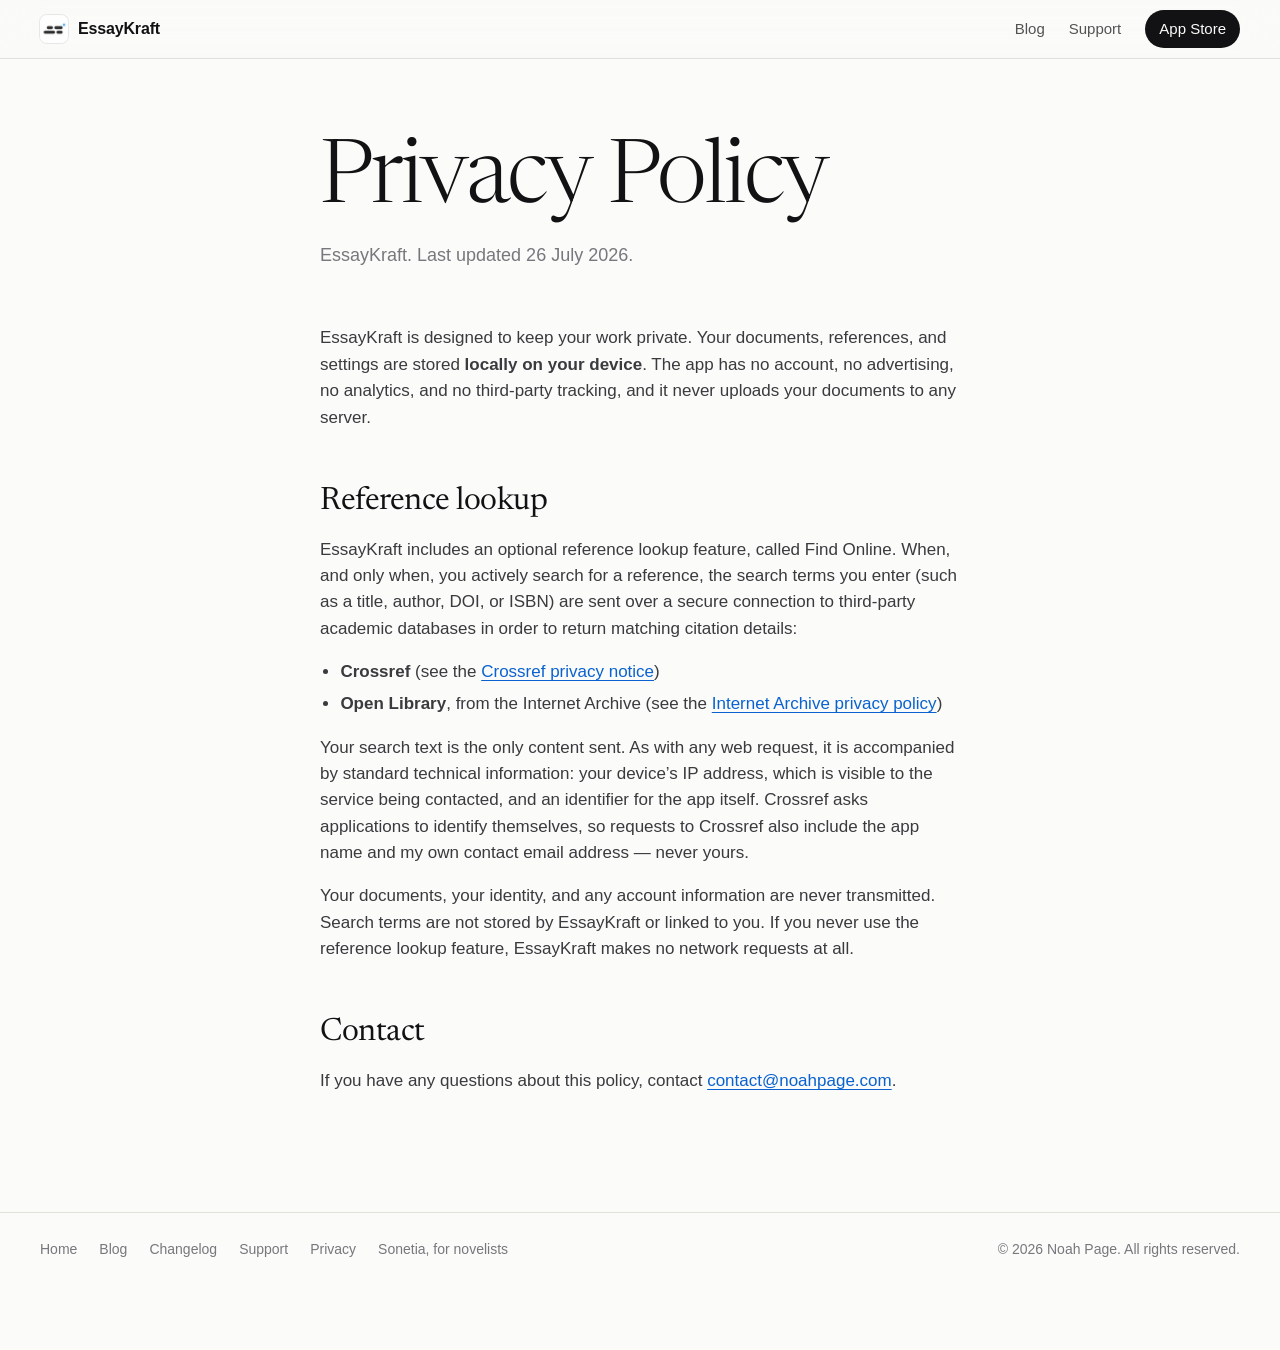
<file: privacy.html>
<!doctype html>
<html lang="en-GB" class="no-js">
<head>
<meta charset="utf-8"><meta name="viewport" content="width=device-width, initial-scale=1">
<title>EssayKraft Privacy Policy</title>
<meta name="description" content="EssayKraft keeps your work on your device. No account, no analytics, no tracking.">
<meta name="theme-color" content="#fbfbf9"><link rel="canonical" href="https://essaykraft.app/privacy">
<link rel="icon" href="favicon.png" type="image/png"><link rel="apple-touch-icon" href="apple-touch-icon.png">
<link rel="preconnect" href="https://fonts.googleapis.com"><link rel="preconnect" href="https://fonts.gstatic.com" crossorigin><link href="https://fonts.googleapis.com/css2?family=Newsreader:ital,opsz,wght@0,6..72,200..800;1,6..72,200..800&display=swap" rel="stylesheet">
<link rel="stylesheet" href="home.css?v=1"><link rel="stylesheet" href="pages.css?v=1">
</head>
<body>
<header class="bar scrolled">
  <a class="brand" href="./" aria-label="EssayKraft home"><img src="icon.png" width="28" height="28" alt=""><span>EssayKraft</span></a>
  <nav aria-label="Site">
    <a href="blog/">Blog</a>
    <a href="support.html">Support</a>
    <a class="pill" href="https://apps.apple.com/app/id6789774290">App Store</a>
  </nav>
</header>
<main class="page">
  <h1>Privacy Policy</h1>
  <p class="sub">EssayKraft. Last updated 26 July 2026.</p>

  <p>EssayKraft is designed to keep your work private. Your documents, references, and
     settings are stored <strong>locally on your device</strong>. The app has no account,
     no advertising, no analytics, and no third-party tracking, and it never uploads your
     documents to any server.</p>

  <h2>Reference lookup</h2>
  <p>EssayKraft includes an optional reference lookup feature, called Find Online. When,
     and only when, you actively search for a reference, the search terms you enter (such
     as a title, author, DOI, or ISBN) are sent over a secure connection to third-party
     academic databases in order to return matching citation details:</p>
  <ul>
    <li><strong>Crossref</strong> (see the
        <a href="https://www.crossref.org/operations-and-sustainability/privacy/">Crossref privacy notice</a>)</li>
    <li><strong>Open Library</strong>, from the Internet Archive (see the
        <a href="https://archive.org/about/terms.php">Internet Archive privacy policy</a>)</li>
  </ul>
  <p>Your search text is the only content sent. As with any web request, it is accompanied
     by standard technical information: your device’s IP address, which is visible to the
     service being contacted, and an identifier for the app itself. Crossref asks
     applications to identify themselves, so requests to Crossref also include the app name
     and my own contact email address — never yours.</p>
  <p>Your documents, your identity, and any account information are never transmitted.
     Search terms are not stored by EssayKraft or linked to you. If you never use the
     reference lookup feature, EssayKraft makes no network requests at all.</p>

  <h2>Contact</h2>
  <p>If you have any questions about this policy, contact
     <a href="mailto:contact@noahpage.com">contact@noahpage.com</a>.</p>
</main>
<footer class="foot">
  <nav aria-label="Footer"><a href="./">Home</a><a href="blog/">Blog</a><a href="changelog.html">Changelog</a><a href="support.html">Support</a><a href="privacy.html">Privacy</a><a href="https://sonetia.co.uk">Sonetia, for novelists</a></nav>
  <p>© 2026 Noah Page. All rights reserved.</p>
</footer>
</body>
</html>
</file>
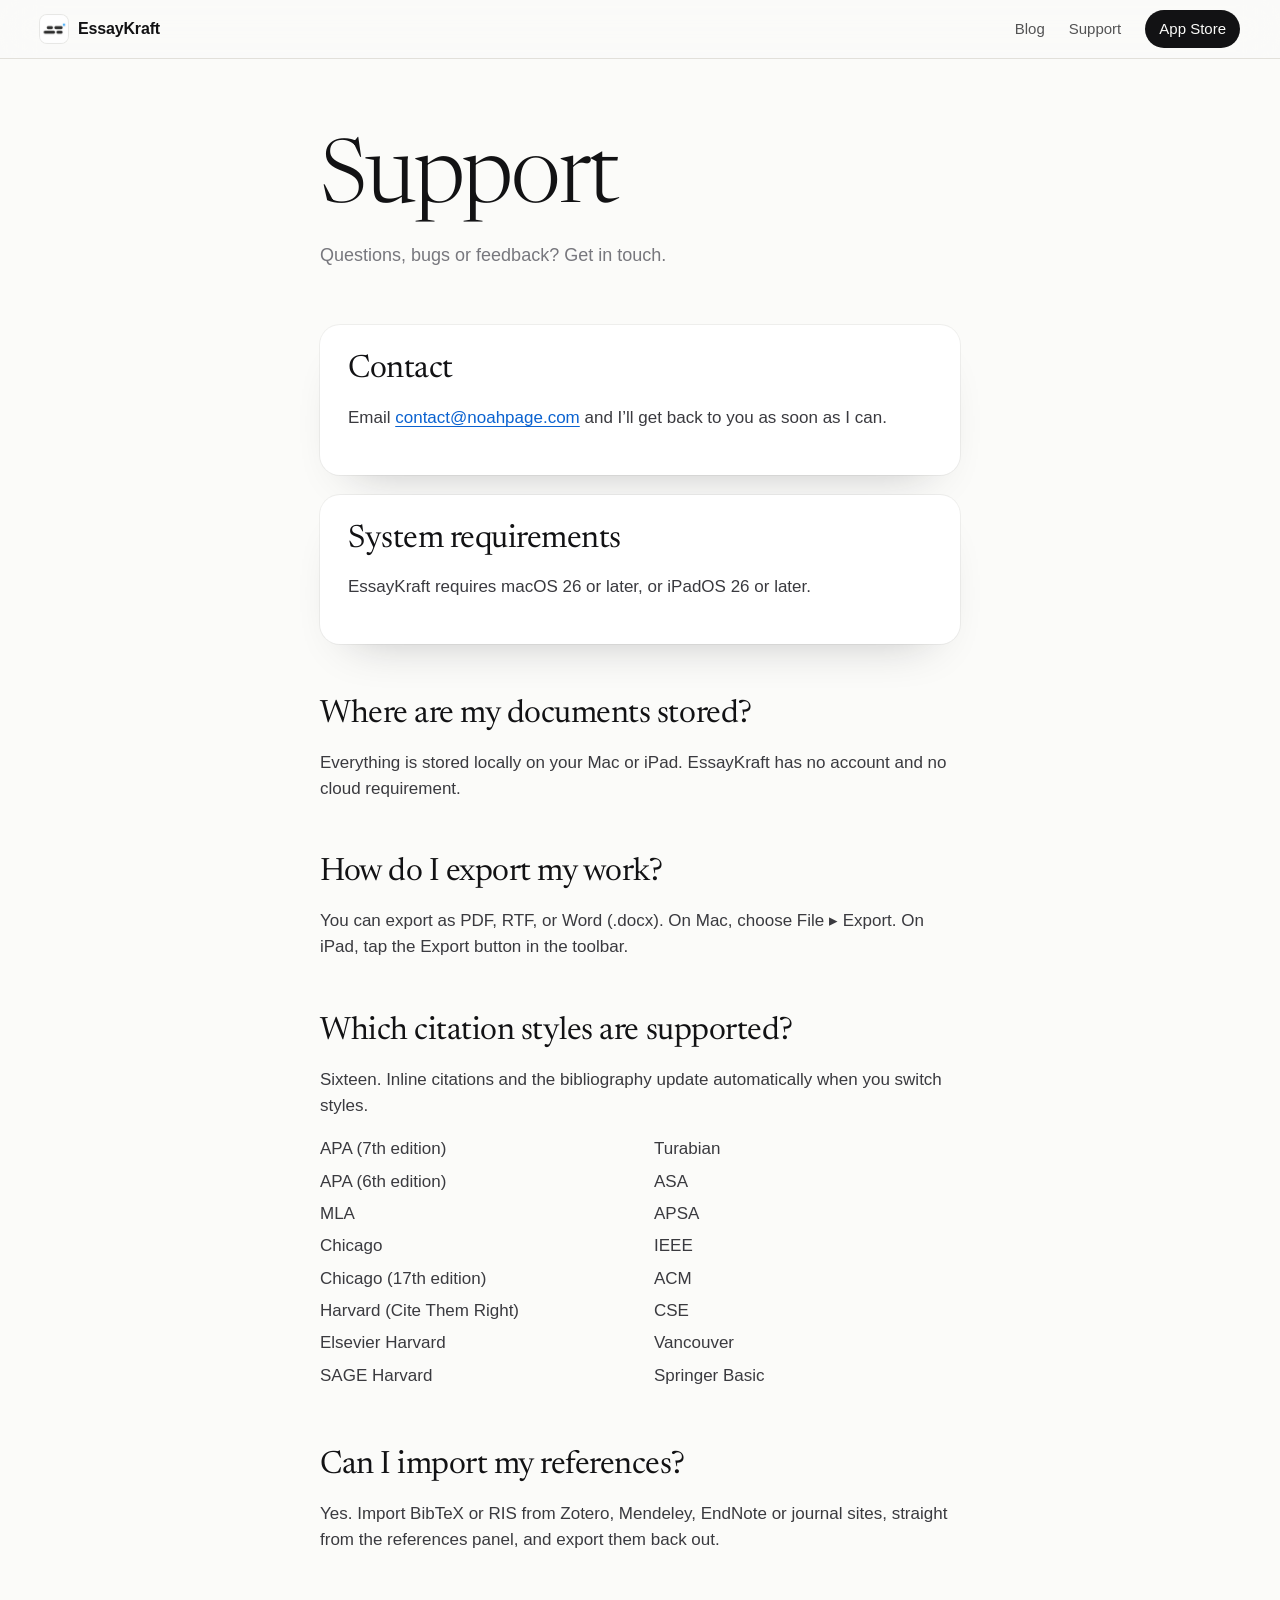
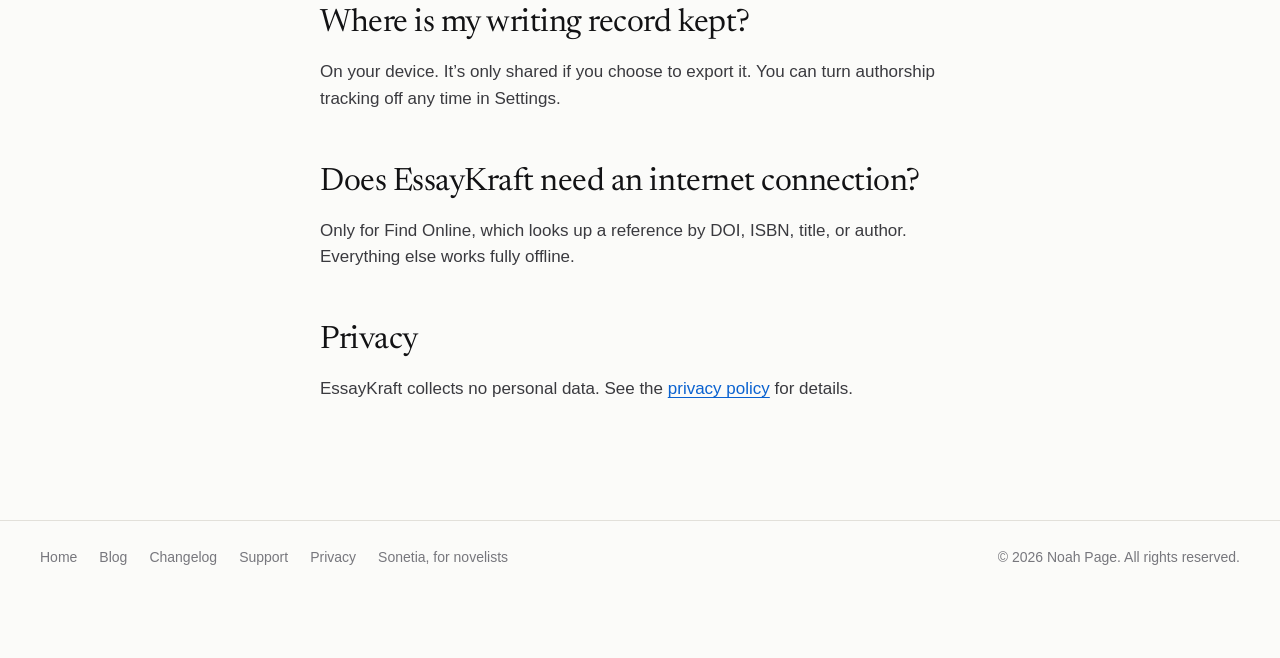
<file: support.html>
<!doctype html>
<html lang="en-GB" class="no-js">
<head>
<meta charset="utf-8"><meta name="viewport" content="width=device-width, initial-scale=1">
<title>EssayKraft Support</title>
<meta name="description" content="Help with EssayKraft for Mac and iPad: contact, requirements, export, citation styles and privacy.">
<meta name="theme-color" content="#fbfbf9"><link rel="canonical" href="https://essaykraft.app/support">
<link rel="icon" href="favicon.png" type="image/png"><link rel="apple-touch-icon" href="apple-touch-icon.png">
<link rel="preconnect" href="https://fonts.googleapis.com"><link rel="preconnect" href="https://fonts.gstatic.com" crossorigin><link href="https://fonts.googleapis.com/css2?family=Newsreader:ital,opsz,wght@0,6..72,200..800;1,6..72,200..800&display=swap" rel="stylesheet">
<link rel="stylesheet" href="home.css?v=1"><link rel="stylesheet" href="pages.css?v=1">
</head>
<body>
<header class="bar scrolled">
  <a class="brand" href="./" aria-label="EssayKraft home"><img src="icon.png" width="28" height="28" alt=""><span>EssayKraft</span></a>
  <nav aria-label="Site">
    <a href="blog/">Blog</a>
    <a href="support.html">Support</a>
    <a class="pill" href="https://apps.apple.com/app/id6789774290">App Store</a>
  </nav>
</header>
<main class="page">
  <h1>Support</h1>
  <p class="sub">Questions, bugs or feedback? Get in touch.</p>

  <div class="card">
    <h2>Contact</h2>
    <p>Email <a href="mailto:contact@noahpage.com">contact@noahpage.com</a> and I’ll get back to you as soon as I can.</p>
  </div>
  <div class="card">
    <h2>System requirements</h2>
    <p>EssayKraft requires macOS 26 or later, or iPadOS 26 or later.</p>
  </div>

  <h2>Where are my documents stored?</h2>
  <p>Everything is stored locally on your Mac or iPad. EssayKraft has no account and no cloud requirement.</p>

  <h2>How do I export my work?</h2>
  <p>You can export as PDF, RTF, or Word (.docx). On Mac, choose File ▸ Export. On iPad, tap the Export button in the toolbar.</p>

  <h2>Which citation styles are supported?</h2>
  <p>Sixteen. Inline citations and the bibliography update automatically when you switch styles.</p>
  <ul class="styles-list">
    <li>APA (7th edition)</li><li>APA (6th edition)</li><li>MLA</li><li>Chicago</li><li>Chicago (17th edition)</li><li>Harvard (Cite Them Right)</li><li>Elsevier Harvard</li><li>SAGE Harvard</li><li>Turabian</li><li>ASA</li><li>APSA</li><li>IEEE</li><li>ACM</li><li>CSE</li><li>Vancouver</li><li>Springer Basic</li>
  </ul>

  <h2>Can I import my references?</h2>
  <p>Yes. Import BibTeX or RIS from Zotero, Mendeley, EndNote or journal sites, straight from the references panel, and export them back out.</p>

  <h2>Where is my writing record kept?</h2>
  <p>On your device. It’s only shared if you choose to export it. You can turn authorship tracking off any time in Settings.</p>

  <h2>Does EssayKraft need an internet connection?</h2>
  <p>Only for Find Online, which looks up a reference by DOI, ISBN, title, or author. Everything else works fully offline.</p>

  <h2>Privacy</h2>
  <p>EssayKraft collects no personal data. See the <a href="privacy.html">privacy policy</a> for details.</p>
</main>
<footer class="foot">
  <nav aria-label="Footer"><a href="./">Home</a><a href="blog/">Blog</a><a href="changelog.html">Changelog</a><a href="support.html">Support</a><a href="privacy.html">Privacy</a><a href="https://sonetia.co.uk">Sonetia, for novelists</a></nav>
  <p>© 2026 Noah Page. All rights reserved.</p>
</footer>
</body>
</html>
</file>
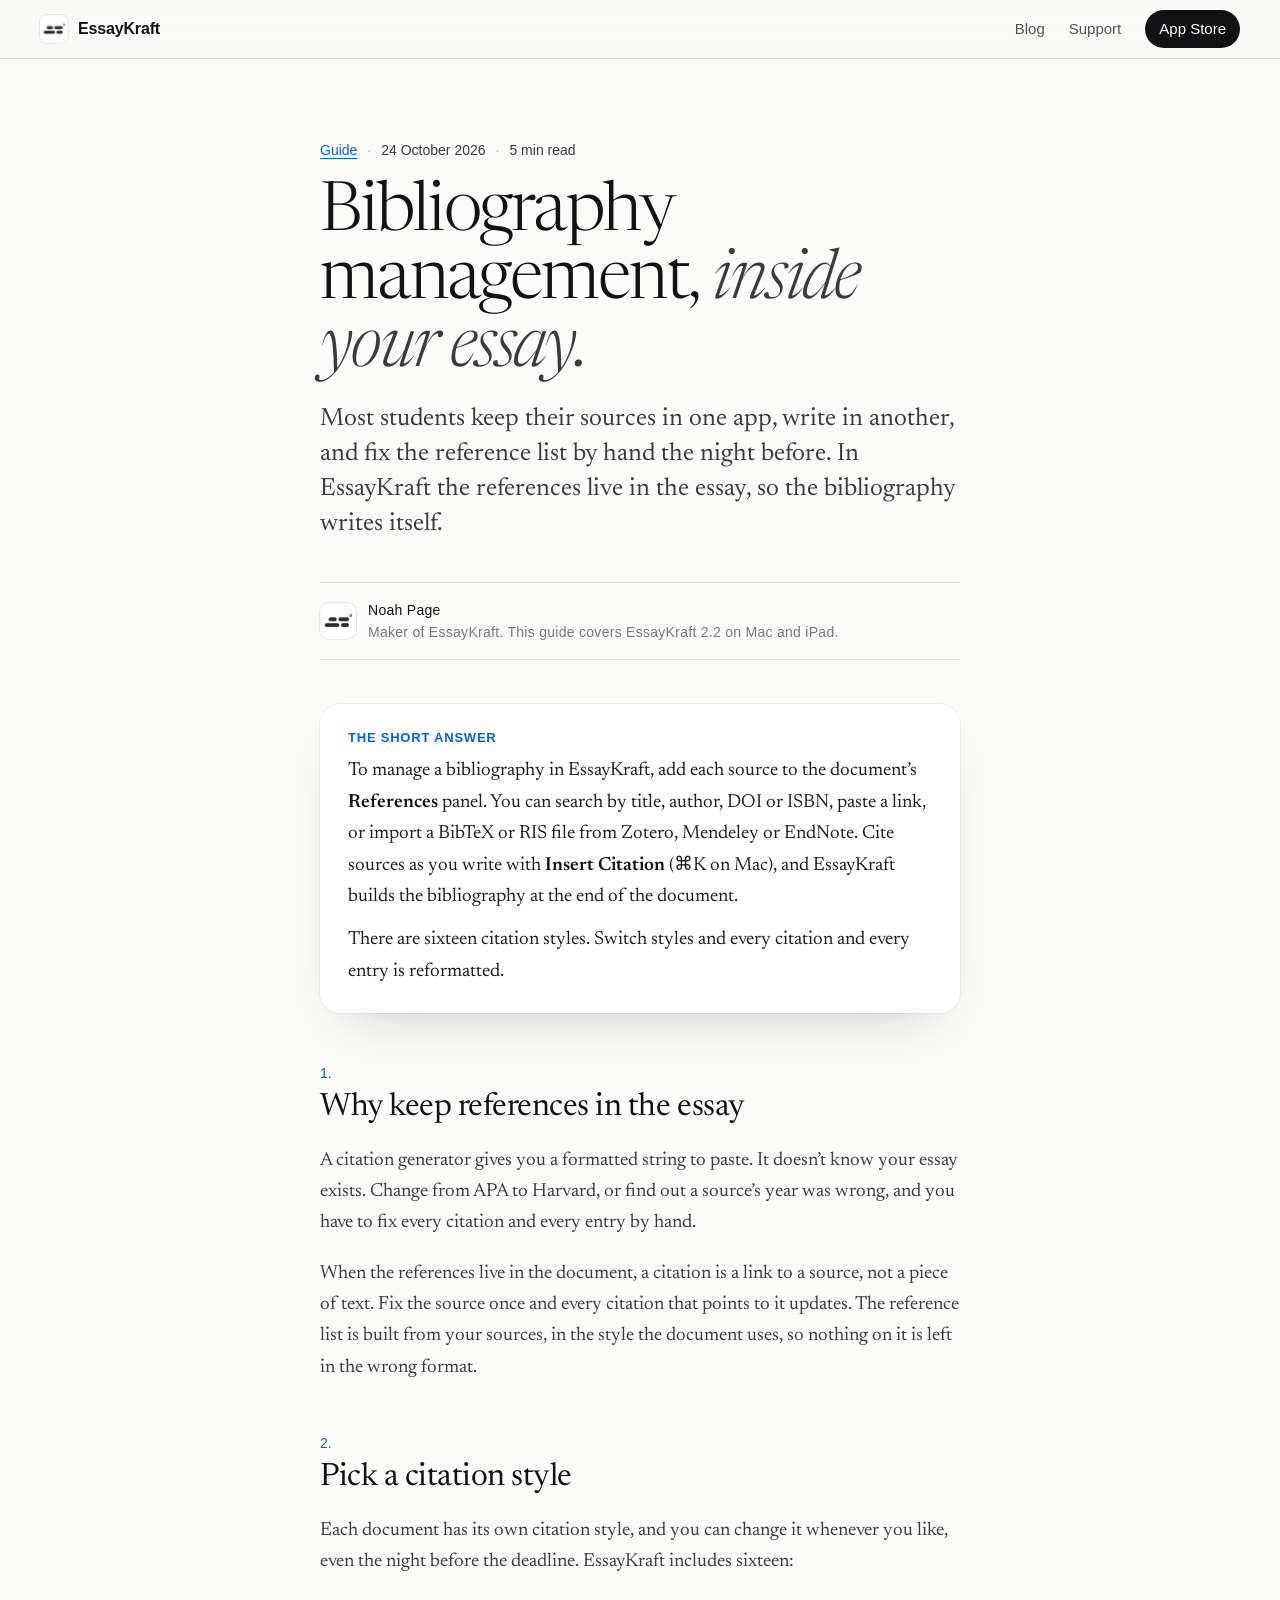
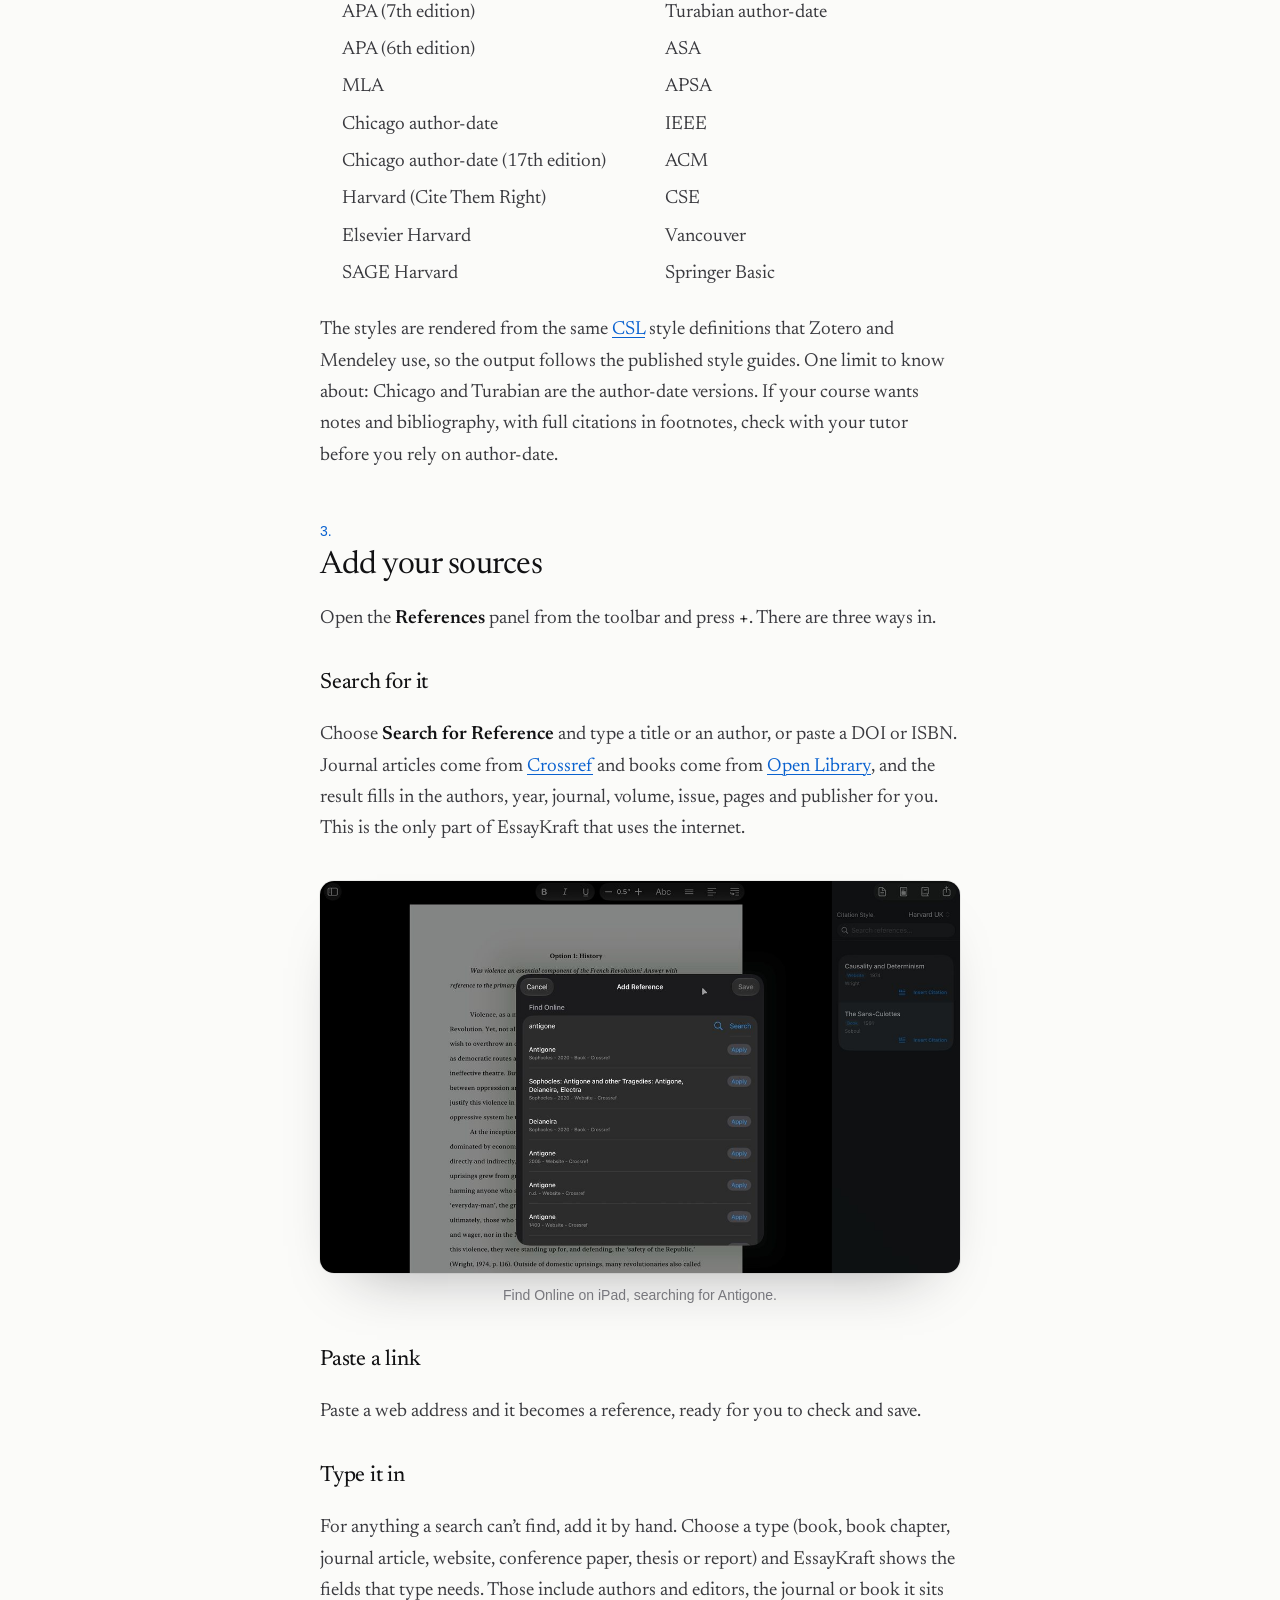
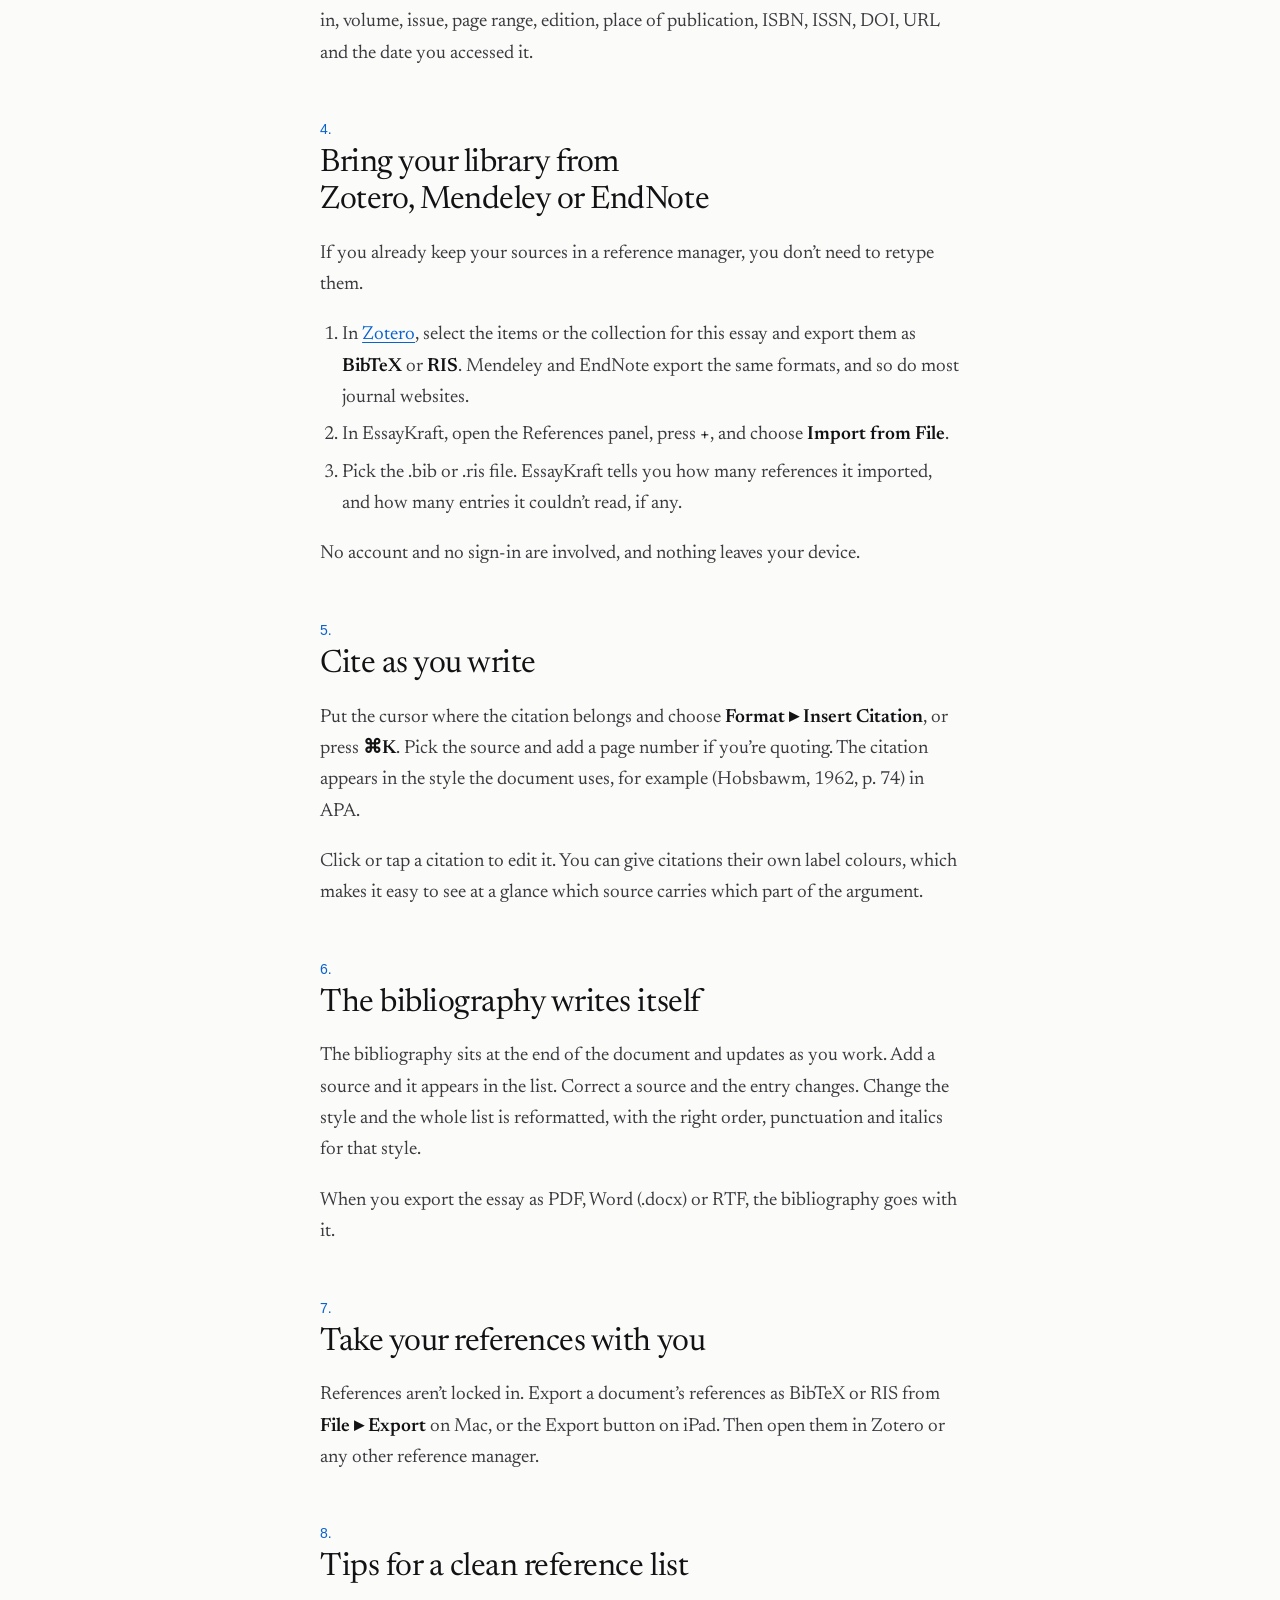
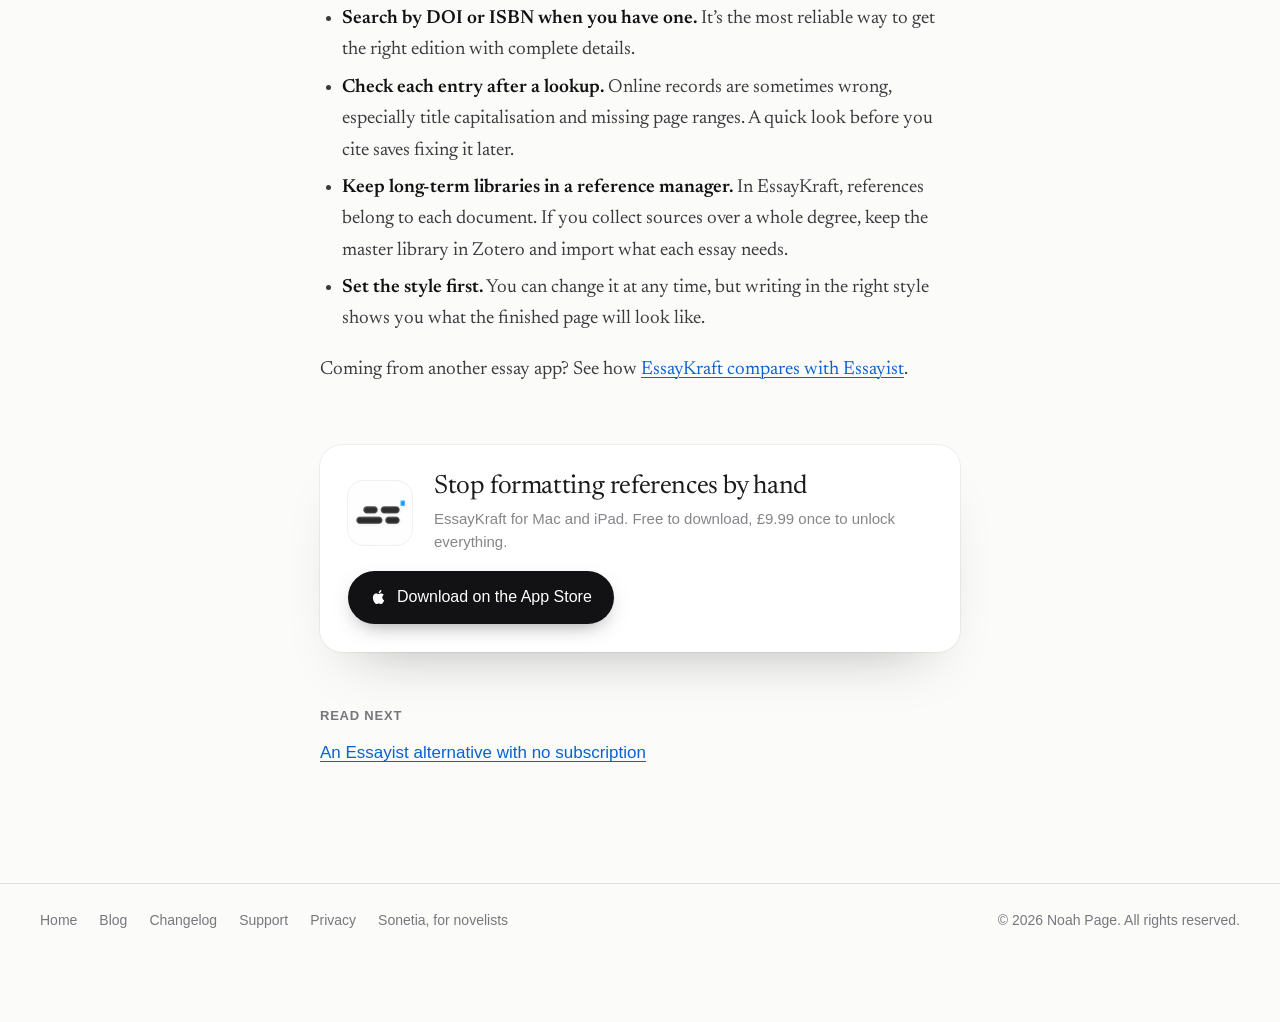
<file: blog/bibliography-management.html>
<!doctype html>
<html lang="en-GB" class="no-js">
<head>
<meta charset="utf-8"><meta name="viewport" content="width=device-width, initial-scale=1">
<title>Bibliography management on Mac and iPad · EssayKraft</title>
<meta name="description" content="How to manage a bibliography on Mac and iPad: find sources by DOI or ISBN, import from Zotero, Mendeley or EndNote, cite as you write, and format the reference list in APA, MLA, Harvard and more.">
<meta name="theme-color" content="#fbfbf9"><link rel="canonical" href="https://essaykraft.app/blog/bibliography-management">
<meta property="og:type" content="article"><meta property="og:title" content="Bibliography management on Mac and iPad, inside your essay"><meta property="og:description" content="Find sources, import from Zotero, cite as you write, and let the bibliography format itself."><meta property="og:url" content="https://essaykraft.app/blog/bibliography-management"><meta property="og:image" content="https://essaykraft.app/og.png"><meta property="og:image:width" content="1200"><meta property="og:image:height" content="630"><meta property="article:published_time" content="2026-10-24"><meta name="twitter:card" content="summary_large_image">
<link rel="icon" href="../favicon.png" type="image/png"><link rel="apple-touch-icon" href="../apple-touch-icon.png">
<link rel="preconnect" href="https://fonts.googleapis.com"><link rel="preconnect" href="https://fonts.gstatic.com" crossorigin><link href="https://fonts.googleapis.com/css2?family=Newsreader:ital,opsz,wght@0,6..72,200..800;1,6..72,200..800&display=swap" rel="stylesheet">
<link rel="stylesheet" href="../home.css?v=3"><link rel="stylesheet" href="../pages.css?v=1"><link rel="stylesheet" href="../blog.css?v=1">
<script type="application/ld+json">
{
  "@context": "https://schema.org",
  "@type": "BlogPosting",
  "headline": "Bibliography management on Mac and iPad, inside your essay",
  "description": "Find sources, import from Zotero, Mendeley or EndNote, cite as you write, and let the bibliography format itself in any of sixteen styles.",
  "datePublished": "2026-10-24",
  "dateModified": "2026-10-24",
  "author": { "@type": "Person", "name": "Noah Page", "url": "https://essaykraft.app/" },
  "publisher": { "@type": "Person", "name": "Noah Page" },
  "image": "https://essaykraft.app/media/find-online.jpg",
  "mainEntityOfPage": "https://essaykraft.app/blog/bibliography-management",
  "about": { "@type": "SoftwareApplication", "name": "EssayKraft", "applicationCategory": "ProductivityApplication", "operatingSystem": "macOS, iPadOS", "url": "https://essaykraft.app/", "sameAs": "https://apps.apple.com/app/id6789774290" },
  "mentions": [
    { "@type": "SoftwareApplication", "name": "Zotero", "sameAs": "https://www.zotero.org/" },
    { "@type": "SoftwareApplication", "name": "Mendeley", "sameAs": "https://www.mendeley.com/" },
    { "@type": "SoftwareApplication", "name": "EndNote", "sameAs": "https://endnote.com/" }
  ]
}
</script>
</head>
<body>
<a class="skip" href="#main">Skip to content</a>
<header class="bar scrolled">
  <a class="brand" href="../" aria-label="EssayKraft home"><img src="../icon.png" width="28" height="28" alt=""><span>EssayKraft</span></a>
  <nav aria-label="Site">
    <a href="./">Blog</a>
    <a href="../support.html">Support</a>
    <a class="pill" href="https://apps.apple.com/app/id6789774290">App Store</a>
  </nav>
</header>
<main class="page post" id="main">
  <article>
    <p class="kicker"><a class="cat" href="./">Guide</a><time datetime="2026-10-24">24 October 2026</time><span>5 min read</span></p>
    <h1>Bibliography management, <em>inside your essay.</em></h1>
    <p class="deck">Most students keep their sources in one app, write in another, and fix the reference list by hand the night before. In EssayKraft the references live in the essay, so the bibliography writes itself.</p>

    <div class="byline">
      <img src="../icon.png" width="36" height="36" alt="">
      <span><b>Noah Page</b>Maker of EssayKraft. This guide covers EssayKraft 2.2 on Mac and iPad.</span>
    </div>

    <div class="body">
      <section class="answer" aria-labelledby="short-answer">
        <h2 id="short-answer">The short answer</h2>
        <p>To manage a bibliography in EssayKraft, add each source to the document’s <strong>References</strong> panel. You can search by title, author, DOI or ISBN, paste a link, or import a BibTeX or RIS file from Zotero, Mendeley or EndNote. Cite sources as you write with <strong>Insert Citation</strong> (⌘K on Mac), and EssayKraft builds the bibliography at the end of the document.</p>
        <p>There are sixteen citation styles. Switch styles and every citation and every entry is reformatted.</p>
      </section>

      <h2>Why keep references in the essay</h2>
      <p>A citation generator gives you a formatted string to paste. It doesn’t know your essay exists. Change from APA to Harvard, or find out a source’s year was wrong, and you have to fix every citation and every entry by hand.</p>
      <p>When the references live in the document, a citation is a link to a source, not a piece of text. Fix the source once and every citation that points to it updates. The reference list is built from your sources, in the style the document uses, so nothing on it is left in the wrong format.</p>

      <h2>Pick a citation style</h2>
      <p>Each document has its own citation style, and you can change it whenever you like, even the night before the deadline. EssayKraft includes sixteen:</p>
      <ul class="styles-list">
        <li>APA (7th edition)</li><li>APA (6th edition)</li><li>MLA</li><li>Chicago author-date</li><li>Chicago author-date (17th edition)</li><li>Harvard (Cite Them Right)</li><li>Elsevier Harvard</li><li>SAGE Harvard</li><li>Turabian author-date</li><li>ASA</li><li>APSA</li><li>IEEE</li><li>ACM</li><li>CSE</li><li>Vancouver</li><li>Springer Basic</li>
      </ul>
      <p>The styles are rendered from the same <a href="https://citationstyles.org/">CSL</a> style definitions that Zotero and Mendeley use, so the output follows the published style guides. One limit to know about: Chicago and Turabian are the author-date versions. If your course wants notes and bibliography, with full citations in footnotes, check with your tutor before you rely on author-date.</p>

      <h2>Add your sources</h2>
      <p>Open the <strong>References</strong> panel from the toolbar and press <strong>+</strong>. There are three ways in.</p>
      <h3>Search for it</h3>
      <p>Choose <strong>Search for Reference</strong> and type a title or an author, or paste a DOI or ISBN. Journal articles come from <a href="https://www.crossref.org/">Crossref</a> and books come from <a href="https://openlibrary.org/">Open Library</a>, and the result fills in the authors, year, journal, volume, issue, pages and publisher for you. This is the only part of EssayKraft that uses the internet.</p>
      <figure>
        <img src="../media/find-online.jpg" srcset="../media/find-online-small.jpg 1200w, ../media/find-online.jpg 2400w" sizes="(max-width: 760px) 92vw, 720px" width="2400" height="1472" alt="EssayKraft’s Find Online search on iPad showing results for Antigone, with saved references in the sidebar" loading="lazy">
        <figcaption>Find Online on iPad, searching for Antigone.</figcaption>
      </figure>
      <h3>Paste a link</h3>
      <p>Paste a web address and it becomes a reference, ready for you to check and save.</p>
      <h3>Type it in</h3>
      <p>For anything a search can’t find, add it by hand. Choose a type (book, book chapter, journal article, website, conference paper, thesis or report) and EssayKraft shows the fields that type needs. Those include authors and editors, the journal or book it sits in, volume, issue, page range, edition, place of publication, ISBN, ISSN, DOI, URL and the date you accessed it.</p>

      <h2>Bring your library from Zotero, Mendeley or EndNote</h2>
      <p>If you already keep your sources in a reference manager, you don’t need to retype them.</p>
      <ol>
        <li>In <a href="https://www.zotero.org/">Zotero</a>, select the items or the collection for this essay and export them as <strong>BibTeX</strong> or <strong>RIS</strong>. Mendeley and EndNote export the same formats, and so do most journal websites.</li>
        <li>In EssayKraft, open the References panel, press <strong>+</strong>, and choose <strong>Import from File</strong>.</li>
        <li>Pick the .bib or .ris file. EssayKraft tells you how many references it imported, and how many entries it couldn’t read, if any.</li>
      </ol>
      <p>No account and no sign-in are involved, and nothing leaves your device.</p>

      <h2>Cite as you write</h2>
      <p>Put the cursor where the citation belongs and choose <strong>Format ▸ Insert Citation</strong>, or press <strong>⌘K</strong>. Pick the source and add a page number if you’re quoting. The citation appears in the style the document uses, for example (Hobsbawm, 1962, p. 74) in APA.</p>
      <p>Click or tap a citation to edit it. You can give citations their own label colours, which makes it easy to see at a glance which source carries which part of the argument.</p>

      <h2>The bibliography writes itself</h2>
      <p>The bibliography sits at the end of the document and updates as you work. Add a source and it appears in the list. Correct a source and the entry changes. Change the style and the whole list is reformatted, with the right order, punctuation and italics for that style.</p>
      <p>When you export the essay as PDF, Word (.docx) or RTF, the bibliography goes with it.</p>

      <h2>Take your references with you</h2>
      <p>References aren’t locked in. Export a document’s references as BibTeX or RIS from <strong>File ▸ Export</strong> on Mac, or the Export button on iPad. Then open them in Zotero or any other reference manager.</p>

      <h2>Tips for a clean reference list</h2>
      <ul>
        <li><strong>Search by DOI or ISBN when you have one.</strong> It’s the most reliable way to get the right edition with complete details.</li>
        <li><strong>Check each entry after a lookup.</strong> Online records are sometimes wrong, especially title capitalisation and missing page ranges. A quick look before you cite saves fixing it later.</li>
        <li><strong>Keep long-term libraries in a reference manager.</strong> In EssayKraft, references belong to each document. If you collect sources over a whole degree, keep the master library in Zotero and import what each essay needs.</li>
        <li><strong>Set the style first.</strong> You can change it at any time, but writing in the right style shows you what the finished page will look like.</li>
      </ul>
      <p>Coming from another essay app? See how <a href="essayist-alternative.html">EssayKraft compares with Essayist</a>.</p>
    </div>

    <aside class="cta" aria-label="Download EssayKraft">
      <img src="../icon.png" width="64" height="64" alt="">
      <div>
        <h2>Stop formatting references by hand</h2>
        <p>EssayKraft for Mac and iPad. Free to download, £9.99 once to unlock everything.</p>
      </div>
      <a class="button" href="https://apps.apple.com/app/id6789774290"><svg class="glyph" viewBox="0 0 24 24" aria-hidden="true"><path d="M16.4 12.6c0-2.3 1.9-3.4 2-3.5-1.1-1.6-2.8-1.8-3.4-1.8-1.4-.1-2.8.9-3.5.9-.7 0-1.9-.9-3.1-.8-1.6 0-3 .9-3.8 2.3-1.6 2.8-.4 7 1.2 9.2.8 1.1 1.7 2.4 2.9 2.3 1.2 0 1.6-.7 3-.7s1.8.7 3.1.7c1.3 0 2.1-1.1 2.8-2.3.9-1.3 1.3-2.5 1.3-2.6 0 0-2.5-1-2.5-3.7zM14.2 5.8c.6-.8 1.1-1.9 1-3-.9 0-2.1.6-2.7 1.4-.6.7-1.1 1.8-1 2.8 1 .1 2.1-.5 2.7-1.2z"/></svg>Download on the App Store</a>
    </aside>

    <nav class="related" aria-labelledby="related-title">
      <h2 id="related-title">Read next</h2>
      <p><a href="essayist-alternative.html">An Essayist alternative with no subscription</a></p>
    </nav>
  </article>
</main>
<footer class="foot">
  <nav aria-label="Footer"><a href="../">Home</a><a href="./">Blog</a><a href="../changelog.html">Changelog</a><a href="../support.html">Support</a><a href="../privacy.html">Privacy</a><a href="https://sonetia.co.uk">Sonetia, for novelists</a></nav>
  <p>© 2026 Noah Page. All rights reserved.</p>
</footer>
</body>
</html>
</file>
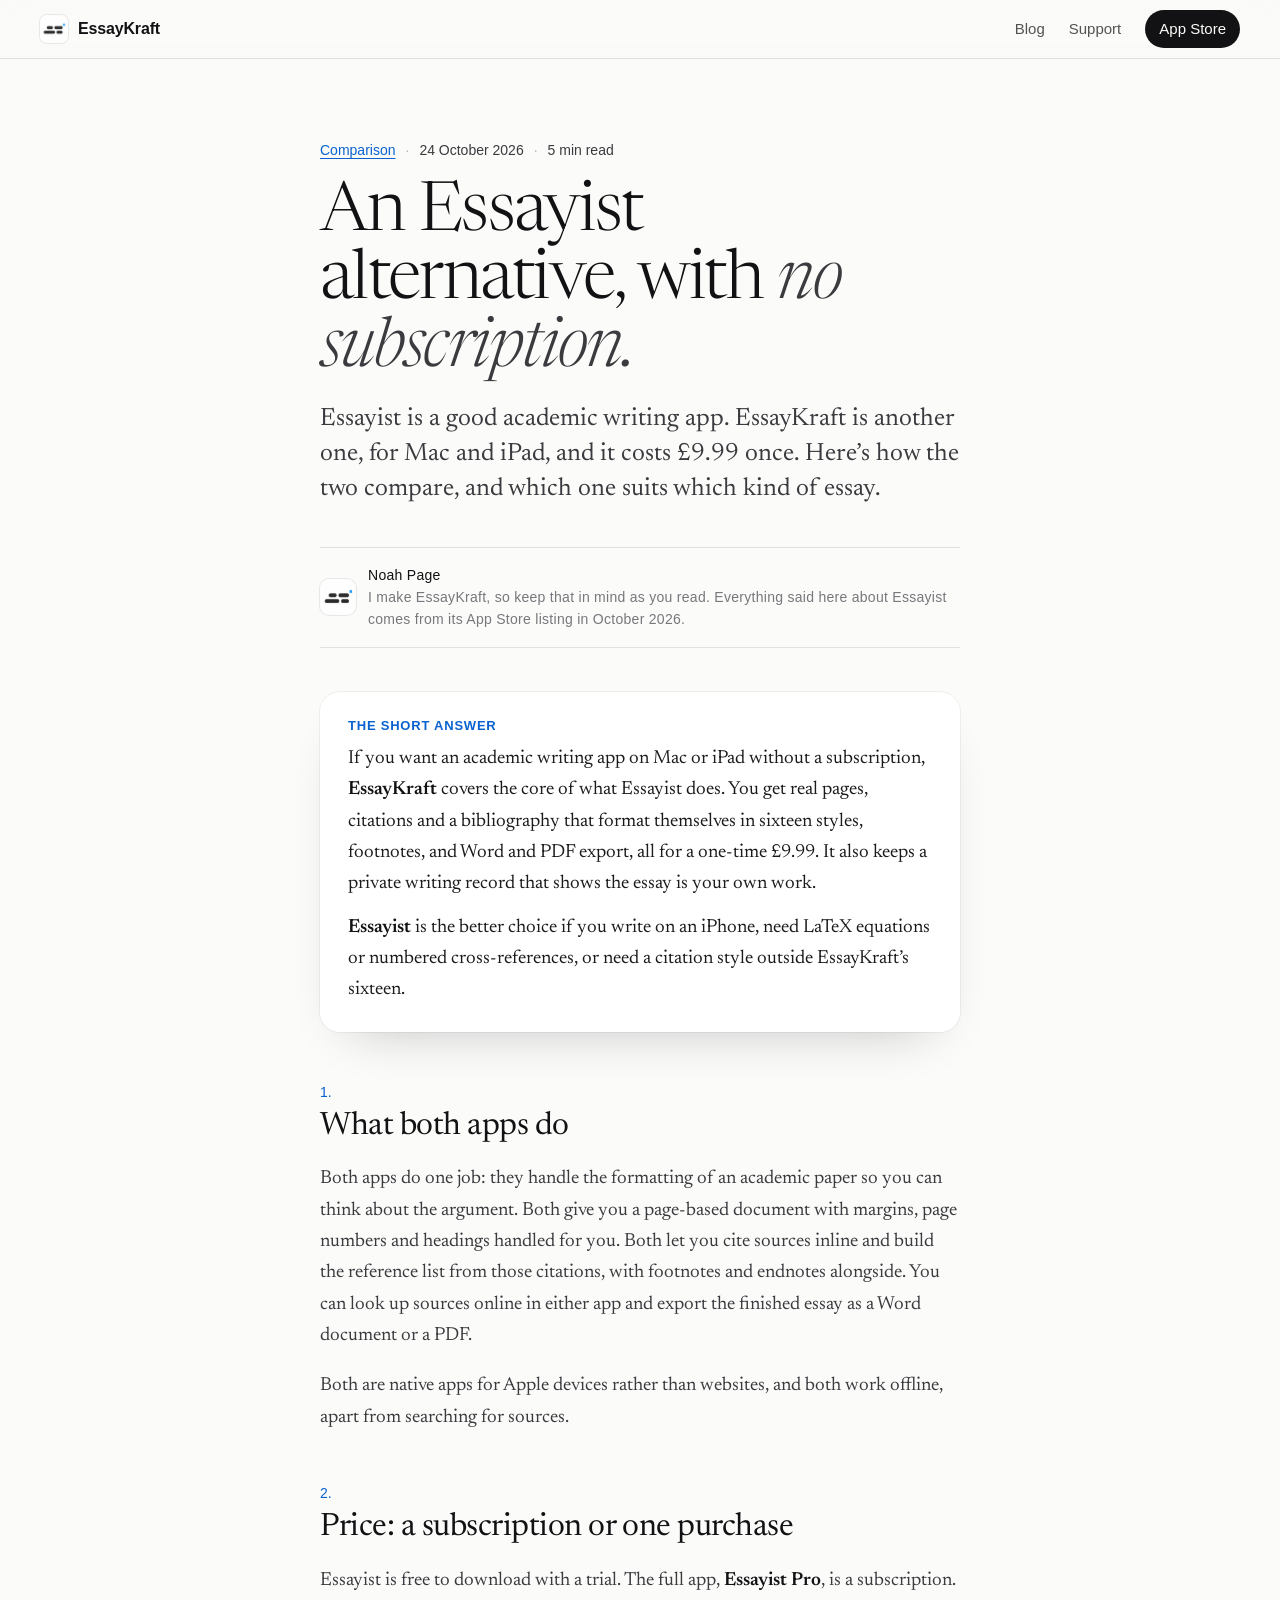
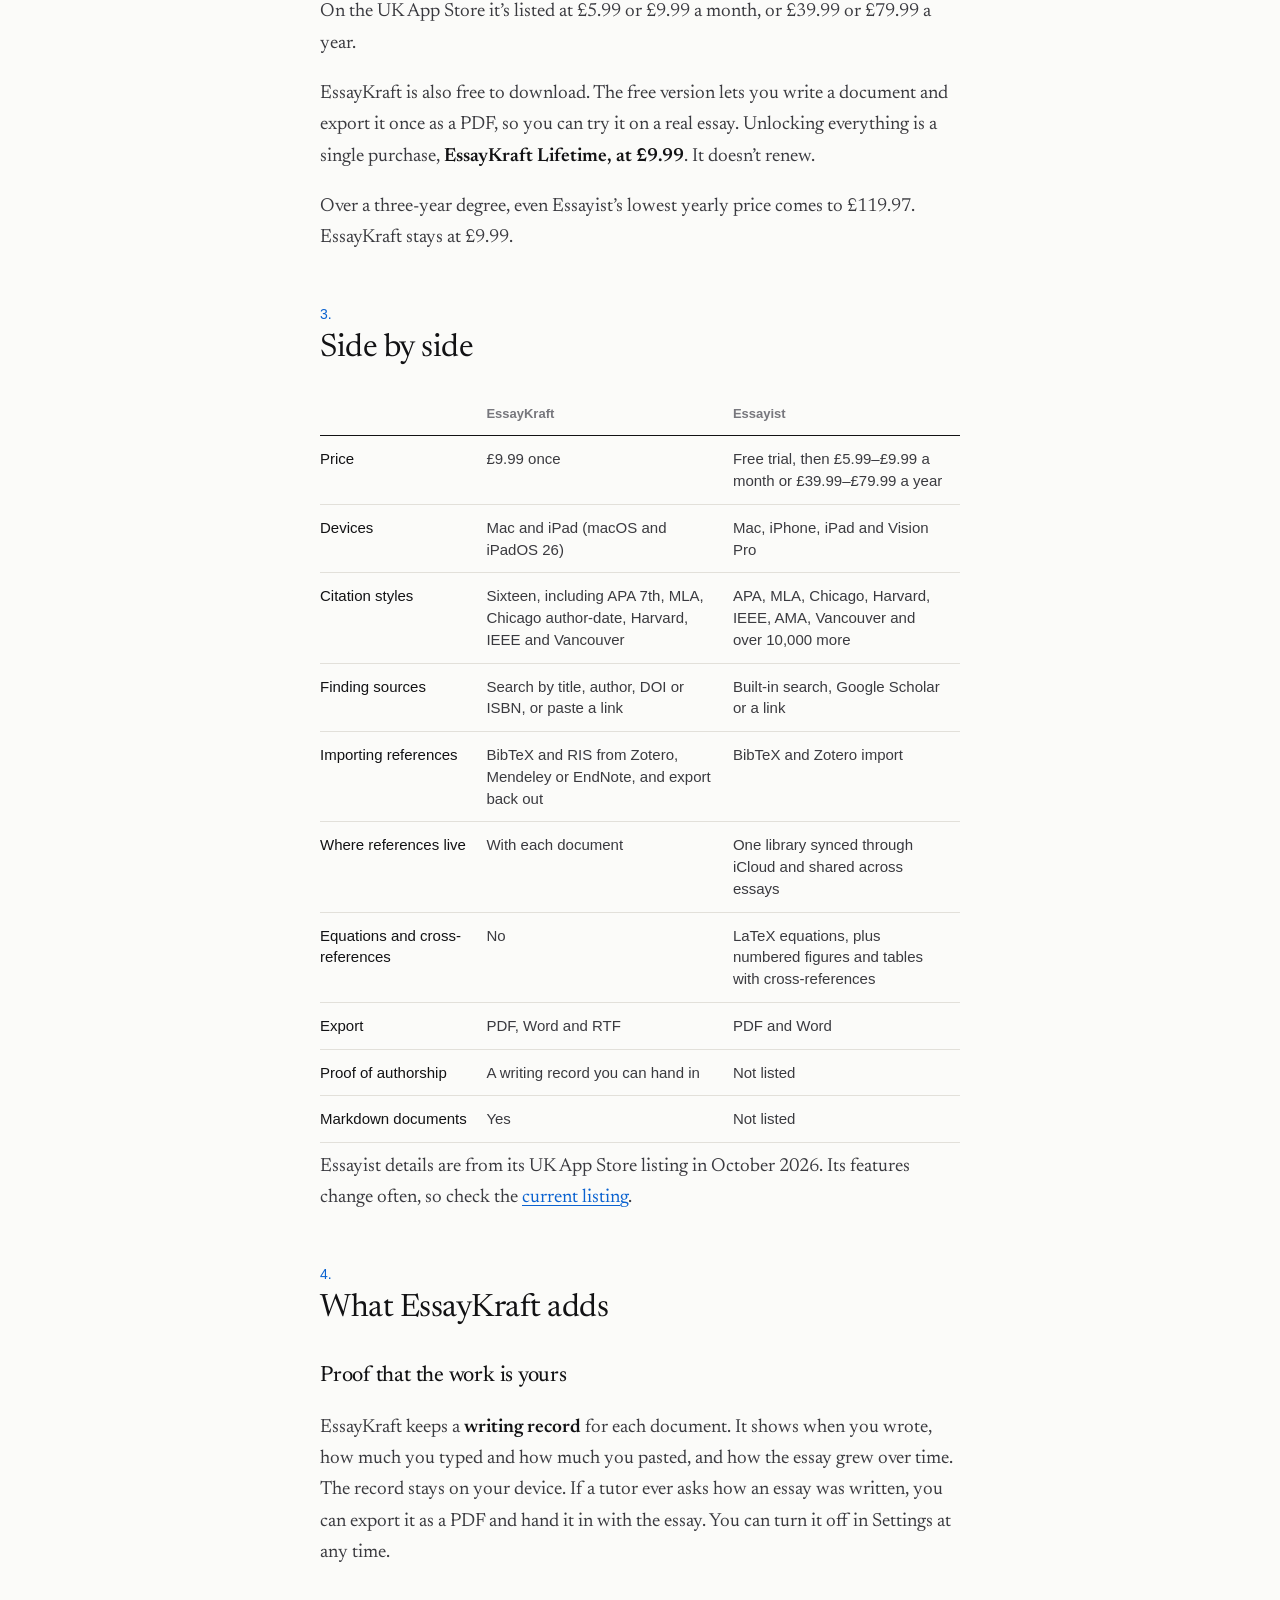
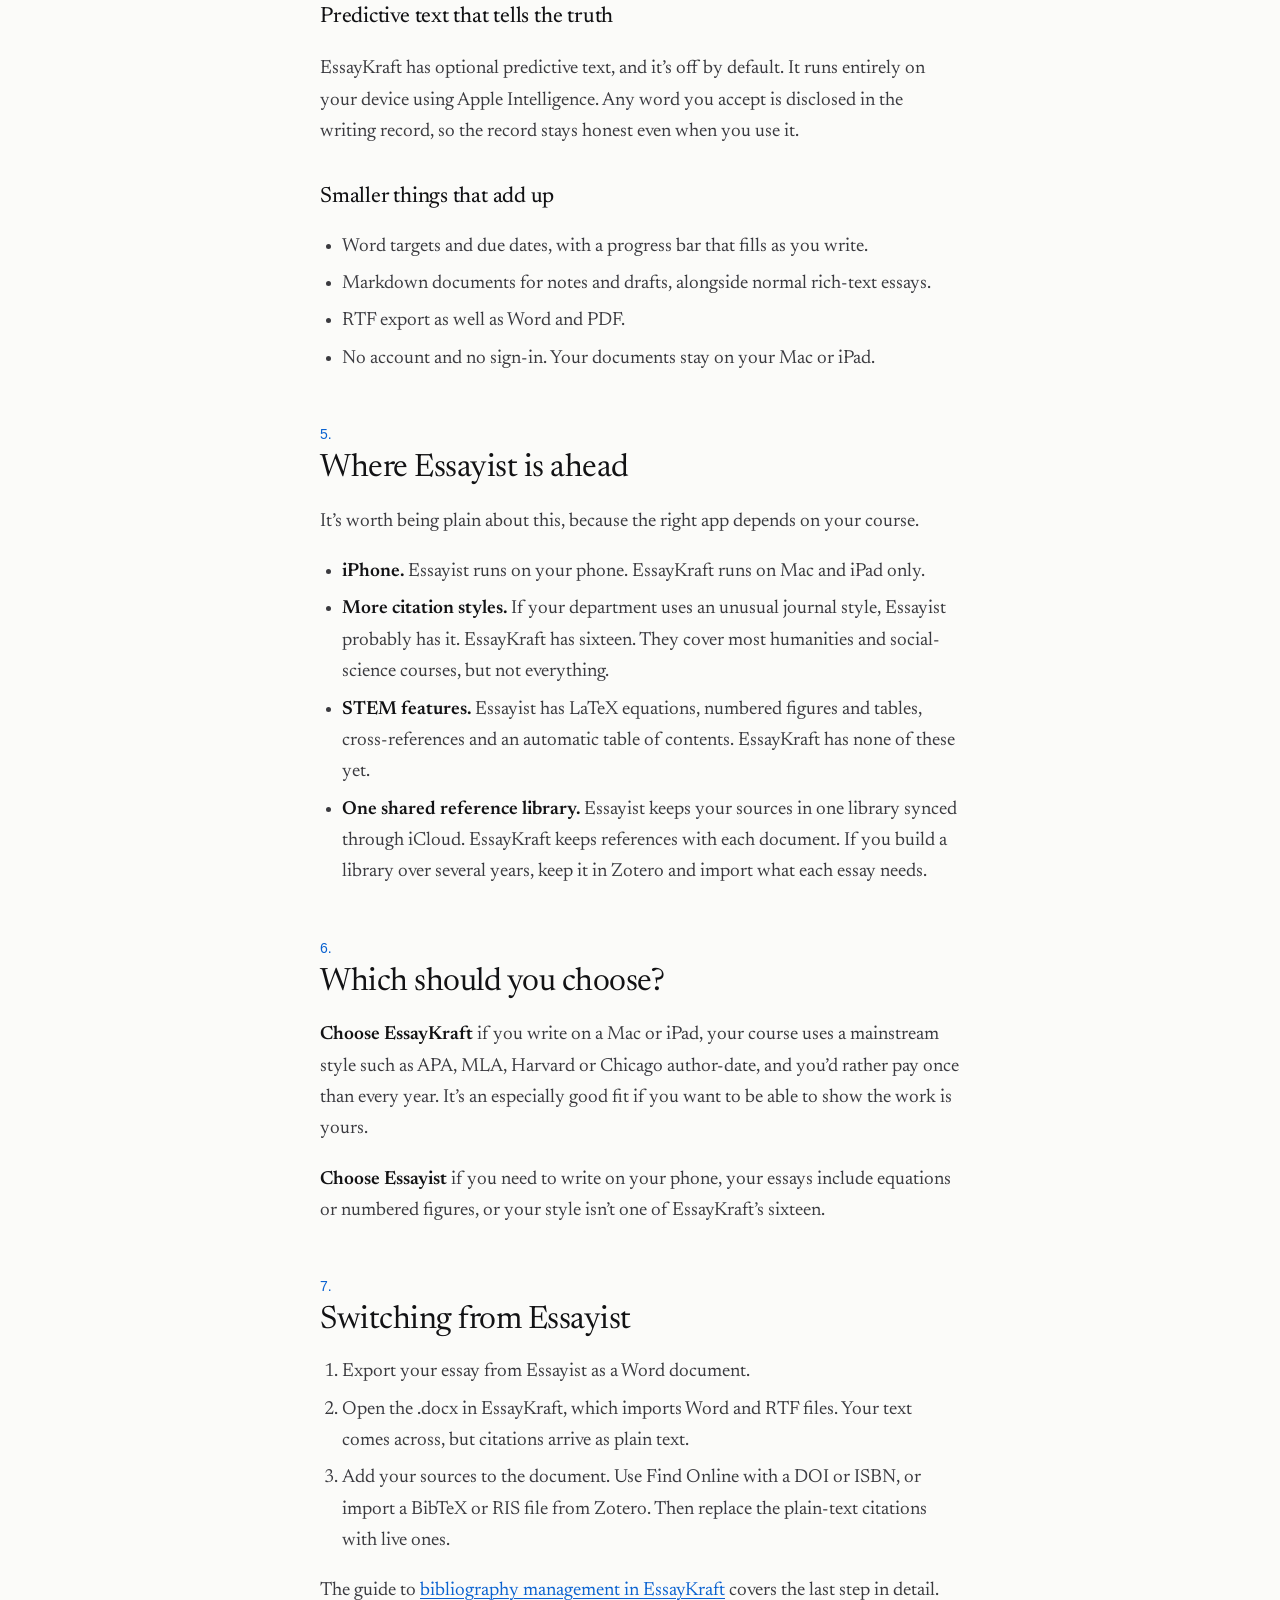
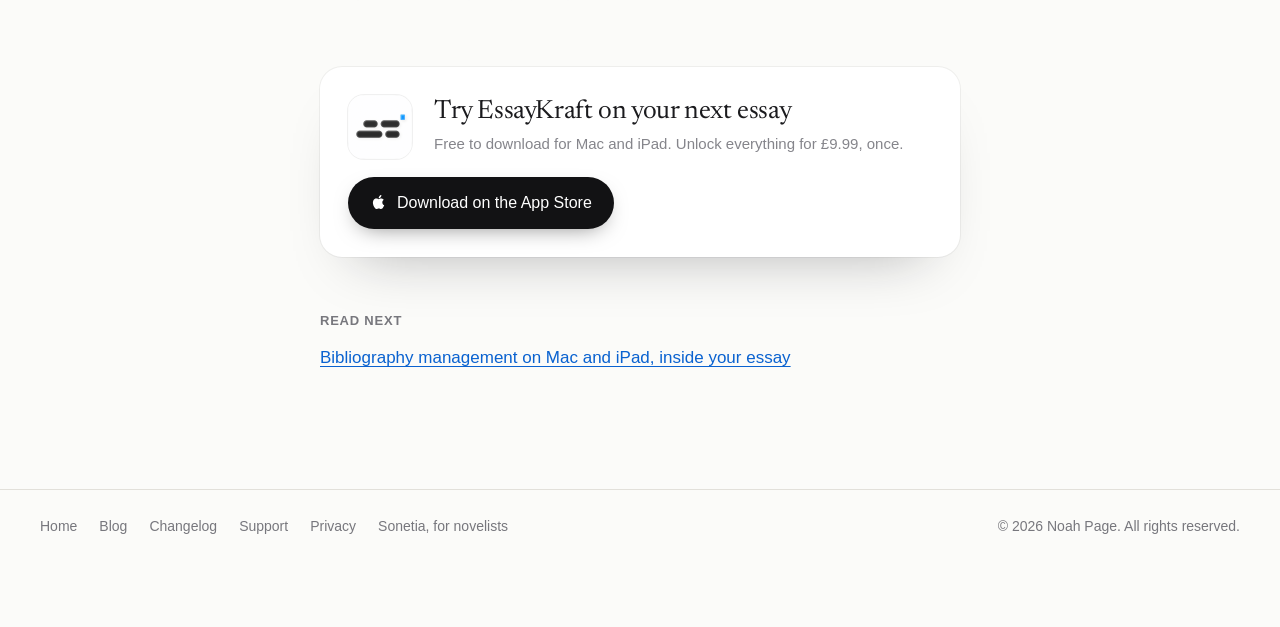
<file: blog/essayist-alternative.html>
<!doctype html>
<html lang="en-GB" class="no-js">
<head>
<meta charset="utf-8"><meta name="viewport" content="width=device-width, initial-scale=1">
<title>An Essayist alternative with no subscription · EssayKraft</title>
<meta name="description" content="Looking for an Essayist alternative on Mac or iPad? EssayKraft formats citations in sixteen styles, exports to Word and PDF, and proves the work is yours, for £9.99 once. An honest comparison.">
<meta name="theme-color" content="#fbfbf9"><link rel="canonical" href="https://essaykraft.app/blog/essayist-alternative">
<meta property="og:type" content="article"><meta property="og:title" content="An Essayist alternative with no subscription"><meta property="og:description" content="How EssayKraft and Essayist compare on price, citations, devices and proof of authorship."><meta property="og:url" content="https://essaykraft.app/blog/essayist-alternative"><meta property="og:image" content="https://essaykraft.app/og.png"><meta property="og:image:width" content="1200"><meta property="og:image:height" content="630"><meta property="article:published_time" content="2026-10-24"><meta name="twitter:card" content="summary_large_image">
<link rel="icon" href="../favicon.png" type="image/png"><link rel="apple-touch-icon" href="../apple-touch-icon.png">
<link rel="preconnect" href="https://fonts.googleapis.com"><link rel="preconnect" href="https://fonts.gstatic.com" crossorigin><link href="https://fonts.googleapis.com/css2?family=Newsreader:ital,opsz,wght@0,6..72,200..800;1,6..72,200..800&display=swap" rel="stylesheet">
<link rel="stylesheet" href="../home.css?v=3"><link rel="stylesheet" href="../pages.css?v=1"><link rel="stylesheet" href="../blog.css?v=1">
<script type="application/ld+json">
{
  "@context": "https://schema.org",
  "@type": "BlogPosting",
  "headline": "An Essayist alternative with no subscription",
  "description": "How EssayKraft and Essayist compare on price, citations, devices and proof of authorship, and which one suits which kind of essay.",
  "datePublished": "2026-10-24",
  "dateModified": "2026-10-24",
  "author": { "@type": "Person", "name": "Noah Page", "url": "https://essaykraft.app/" },
  "publisher": { "@type": "Person", "name": "Noah Page" },
  "image": "https://essaykraft.app/og.png",
  "mainEntityOfPage": "https://essaykraft.app/blog/essayist-alternative",
  "about": [
    { "@type": "SoftwareApplication", "name": "EssayKraft", "applicationCategory": "ProductivityApplication", "operatingSystem": "macOS, iPadOS", "url": "https://essaykraft.app/", "sameAs": "https://apps.apple.com/app/id6789774290" },
    { "@type": "SoftwareApplication", "name": "Essayist", "applicationCategory": "ProductivityApplication", "sameAs": "https://apps.apple.com/app/id1537845384" }
  ]
}
</script>
</head>
<body>
<a class="skip" href="#main">Skip to content</a>
<header class="bar scrolled">
  <a class="brand" href="../" aria-label="EssayKraft home"><img src="../icon.png" width="28" height="28" alt=""><span>EssayKraft</span></a>
  <nav aria-label="Site">
    <a href="./">Blog</a>
    <a href="../support.html">Support</a>
    <a class="pill" href="https://apps.apple.com/app/id6789774290">App Store</a>
  </nav>
</header>
<main class="page post" id="main">
  <article>
    <p class="kicker"><a class="cat" href="./">Comparison</a><time datetime="2026-10-24">24 October 2026</time><span>5 min read</span></p>
    <h1>An Essayist alternative, with <em>no subscription.</em></h1>
    <p class="deck">Essayist is a good academic writing app. EssayKraft is another one, for Mac and iPad, and it costs £9.99 once. Here’s how the two compare, and which one suits which kind of essay.</p>

    <div class="byline">
      <img src="../icon.png" width="36" height="36" alt="">
      <span><b>Noah Page</b>I make EssayKraft, so keep that in mind as you read. Everything said here about Essayist comes from its App Store listing in October 2026.</span>
    </div>

    <div class="body">
      <section class="answer" aria-labelledby="short-answer">
        <h2 id="short-answer">The short answer</h2>
        <p>If you want an academic writing app on Mac or iPad without a subscription, <strong>EssayKraft</strong> covers the core of what Essayist does. You get real pages, citations and a bibliography that format themselves in sixteen styles, footnotes, and Word and PDF export, all for a one-time £9.99. It also keeps a private writing record that shows the essay is your own work.</p>
        <p><strong>Essayist</strong> is the better choice if you write on an iPhone, need LaTeX equations or numbered cross-references, or need a citation style outside EssayKraft’s sixteen.</p>
      </section>

      <h2>What both apps do</h2>
      <p>Both apps do one job: they handle the formatting of an academic paper so you can think about the argument. Both give you a page-based document with margins, page numbers and headings handled for you. Both let you cite sources inline and build the reference list from those citations, with footnotes and endnotes alongside. You can look up sources online in either app and export the finished essay as a Word document or a PDF.</p>
      <p>Both are native apps for Apple devices rather than websites, and both work offline, apart from searching for sources.</p>

      <h2>Price: a subscription or one purchase</h2>
      <p>Essayist is free to download with a trial. The full app, <strong>Essayist Pro</strong>, is a subscription. On the UK App Store it’s listed at £5.99 or £9.99 a month, or £39.99 or £79.99 a year.</p>
      <p>EssayKraft is also free to download. The free version lets you write a document and export it once as a PDF, so you can try it on a real essay. Unlocking everything is a single purchase, <strong>EssayKraft Lifetime, at £9.99</strong>. It doesn’t renew.</p>
      <p>Over a three-year degree, even Essayist’s lowest yearly price comes to £119.97. EssayKraft stays at £9.99.</p>

      <h2>Side by side</h2>
      <div class="table-wrap">
        <table class="compare">
          <thead><tr><th scope="col"></th><th scope="col">EssayKraft</th><th scope="col">Essayist</th></tr></thead>
          <tbody>
            <tr><th scope="row">Price</th><td>£9.99 once</td><td>Free trial, then £5.99–£9.99 a month or £39.99–£79.99 a year</td></tr>
            <tr><th scope="row">Devices</th><td>Mac and iPad (macOS and iPadOS 26)</td><td>Mac, iPhone, iPad and Vision Pro</td></tr>
            <tr><th scope="row">Citation styles</th><td>Sixteen, including APA 7th, MLA, Chicago author-date, Harvard, IEEE and Vancouver</td><td>APA, MLA, Chicago, Harvard, IEEE, AMA, Vancouver and over 10,000 more</td></tr>
            <tr><th scope="row">Finding sources</th><td>Search by title, author, DOI or ISBN, or paste a link</td><td>Built-in search, Google Scholar or a link</td></tr>
            <tr><th scope="row">Importing references</th><td>BibTeX and RIS from Zotero, Mendeley or EndNote, and export back out</td><td>BibTeX and Zotero import</td></tr>
            <tr><th scope="row">Where references live</th><td>With each document</td><td>One library synced through iCloud and shared across essays</td></tr>
            <tr><th scope="row">Equations and cross-references</th><td>No</td><td>LaTeX equations, plus numbered figures and tables with cross-references</td></tr>
            <tr><th scope="row">Export</th><td>PDF, Word and RTF</td><td>PDF and Word</td></tr>
            <tr><th scope="row">Proof of authorship</th><td>A writing record you can hand in</td><td>Not listed</td></tr>
            <tr><th scope="row">Markdown documents</th><td>Yes</td><td>Not listed</td></tr>
          </tbody>
        </table>
      </div>
      <p class="table-note">Essayist details are from its UK App Store listing in October 2026. Its features change often, so check the <a href="https://apps.apple.com/gb/app/essayist-academic-writing-app/id1537845384">current listing</a>.</p>

      <h2>What EssayKraft adds</h2>
      <h3>Proof that the work is yours</h3>
      <p>EssayKraft keeps a <strong>writing record</strong> for each document. It shows when you wrote, how much you typed and how much you pasted, and how the essay grew over time. The record stays on your device. If a tutor ever asks how an essay was written, you can export it as a PDF and hand it in with the essay. You can turn it off in Settings at any time.</p>
      <h3>Predictive text that tells the truth</h3>
      <p>EssayKraft has optional predictive text, and it’s off by default. It runs entirely on your device using Apple Intelligence. Any word you accept is disclosed in the writing record, so the record stays honest even when you use it.</p>
      <h3>Smaller things that add up</h3>
      <ul>
        <li>Word targets and due dates, with a progress bar that fills as you write.</li>
        <li>Markdown documents for notes and drafts, alongside normal rich-text essays.</li>
        <li>RTF export as well as Word and PDF.</li>
        <li>No account and no sign-in. Your documents stay on your Mac or iPad.</li>
      </ul>

      <h2>Where Essayist is ahead</h2>
      <p>It’s worth being plain about this, because the right app depends on your course.</p>
      <ul>
        <li><strong>iPhone.</strong> Essayist runs on your phone. EssayKraft runs on Mac and iPad only.</li>
        <li><strong>More citation styles.</strong> If your department uses an unusual journal style, Essayist probably has it. EssayKraft has sixteen. They cover most humanities and social-science courses, but not everything.</li>
        <li><strong>STEM features.</strong> Essayist has LaTeX equations, numbered figures and tables, cross-references and an automatic table of contents. EssayKraft has none of these yet.</li>
        <li><strong>One shared reference library.</strong> Essayist keeps your sources in one library synced through iCloud. EssayKraft keeps references with each document. If you build a library over several years, keep it in Zotero and import what each essay needs.</li>
      </ul>

      <h2>Which should you choose?</h2>
      <p><strong>Choose EssayKraft</strong> if you write on a Mac or iPad, your course uses a mainstream style such as APA, MLA, Harvard or Chicago author-date, and you’d rather pay once than every year. It’s an especially good fit if you want to be able to show the work is yours.</p>
      <p><strong>Choose Essayist</strong> if you need to write on your phone, your essays include equations or numbered figures, or your style isn’t one of EssayKraft’s sixteen.</p>

      <h2>Switching from Essayist</h2>
      <ol>
        <li>Export your essay from Essayist as a Word document.</li>
        <li>Open the .docx in EssayKraft, which imports Word and RTF files. Your text comes across, but citations arrive as plain text.</li>
        <li>Add your sources to the document. Use Find Online with a DOI or ISBN, or import a BibTeX or RIS file from Zotero. Then replace the plain-text citations with live ones.</li>
      </ol>
      <p>The guide to <a href="bibliography-management.html">bibliography management in EssayKraft</a> covers the last step in detail.</p>
    </div>

    <aside class="cta" aria-label="Download EssayKraft">
      <img src="../icon.png" width="64" height="64" alt="">
      <div>
        <h2>Try EssayKraft on your next essay</h2>
        <p>Free to download for Mac and iPad. Unlock everything for £9.99, once.</p>
      </div>
      <a class="button" href="https://apps.apple.com/app/id6789774290"><svg class="glyph" viewBox="0 0 24 24" aria-hidden="true"><path d="M16.4 12.6c0-2.3 1.9-3.4 2-3.5-1.1-1.6-2.8-1.8-3.4-1.8-1.4-.1-2.8.9-3.5.9-.7 0-1.9-.9-3.1-.8-1.6 0-3 .9-3.8 2.3-1.6 2.8-.4 7 1.2 9.2.8 1.1 1.7 2.4 2.9 2.3 1.2 0 1.6-.7 3-.7s1.8.7 3.1.7c1.3 0 2.1-1.1 2.8-2.3.9-1.3 1.3-2.5 1.3-2.6 0 0-2.5-1-2.5-3.7zM14.2 5.8c.6-.8 1.1-1.9 1-3-.9 0-2.1.6-2.7 1.4-.6.7-1.1 1.8-1 2.8 1 .1 2.1-.5 2.7-1.2z"/></svg>Download on the App Store</a>
    </aside>

    <nav class="related" aria-labelledby="related-title">
      <h2 id="related-title">Read next</h2>
      <p><a href="bibliography-management.html">Bibliography management on Mac and iPad, inside your essay</a></p>
    </nav>
  </article>
</main>
<footer class="foot">
  <nav aria-label="Footer"><a href="../">Home</a><a href="./">Blog</a><a href="../changelog.html">Changelog</a><a href="../support.html">Support</a><a href="../privacy.html">Privacy</a><a href="https://sonetia.co.uk">Sonetia, for novelists</a></nav>
  <p>© 2026 Noah Page. All rights reserved.</p>
</footer>
</body>
</html>
</file>
<file: home.css>
/* EssayKraft. The site is laid out like a paper: a title page, numbered
   sections with figures and margin notes, an index, an appendix and references. */
:root {
  --desk: #f1f0ec;
  --paper: #fbfbf9;
  --ink: #121214;
  --ink-2: #3a3a3f;
  --muted: #77777d;
  --faint: #b9b6ae;
  --rule: #e2e0da;
  --blue: #1f8bff;
  --blue-ink: #0a62d0;
  --blue-wash: rgba(31, 139, 255, .12);
  --night: #0b0b0d;
  --night-2: #151518;
  --night-rule: #2a2a2f;
  /* Sheets of paper keep their own colours, even at midnight. */
  --sheet: #fff;
  --sheet-ink: #1b1b1e;
  --sheet-muted: #85858b;
  --sheet-rule: #ebe9e4;
  --sheet-blue: #0a62d0;
  --serif: "Newsreader", "New York", "Iowan Old Style", Georgia, serif;
  --sans: -apple-system, BlinkMacSystemFont, "SF Pro Text", "Segoe UI", Roboto, Helvetica, Arial, sans-serif;
  --ease: cubic-bezier(.2, .7, .2, 1);
  --gutter: clamp(16px, 4vw, 40px);
  color-scheme: light;
}
html[data-midnight] {
  --desk: #000;
  --paper: #000;
  --ink: #f2f2f0;
  --ink-2: #c9c9ce;
  --muted: #8a8a91;
  --faint: #45454b;
  --rule: #232327;
  --night: #000;
  --night-2: #111114;
  --blue-ink: #5aa9ff;
  color-scheme: dark;
}

*, *::before, *::after { box-sizing: border-box; }
html { -webkit-text-size-adjust: 100%; }
body {
  margin: 0; background: var(--paper); color: var(--ink);
  font: 17px/1.55 var(--sans); -webkit-font-smoothing: antialiased; overflow-x: hidden;
}
img { max-width: 100%; height: auto; display: block; }
a { color: inherit; }
.sprite { position: absolute; width: 0; height: 0; overflow: hidden; }
.sr { position: absolute; width: 1px; height: 1px; overflow: hidden; clip-path: inset(50%); white-space: nowrap; }
.skip { position: absolute; left: -9999px; top: 8px; background: var(--ink); color: var(--paper); padding: 8px 14px; border-radius: 8px; z-index: 50; }
.skip:focus { left: 8px; }
:focus-visible { outline: 2px solid var(--blue); outline-offset: 3px; border-radius: 6px; }
::selection { background: rgba(31, 139, 255, .22); }

h1, h2, h3 { font-family: var(--serif); font-weight: 340; letter-spacing: -.025em; margin: 0; }
h2 { font-size: clamp(42px, 6.2vw, 86px); line-height: .98; font-variation-settings: "opsz" 72; text-wrap: balance; }
h2 em, .big em { font-style: italic; font-weight: 300; }

/* Bar */
.bar {
  position: fixed; inset: 0 0 auto; z-index: 30; height: 58px;
  display: flex; align-items: center; justify-content: space-between; padding: 0 var(--gutter);
  transition: background .4s var(--ease), box-shadow .4s var(--ease), color .4s var(--ease);
}
.bar.scrolled { background: color-mix(in srgb, var(--paper) 80%, transparent); backdrop-filter: saturate(1.6) blur(18px); -webkit-backdrop-filter: saturate(1.6) blur(18px); box-shadow: 0 1px 0 var(--rule); }
.bar.on-dark { background: rgba(11, 11, 13, .74); box-shadow: 0 1px 0 var(--night-rule); color: #f2f2f0; }
.brand { display: flex; align-items: center; gap: 10px; text-decoration: none; font-weight: 600; letter-spacing: -.01em; font-size: 16px; }
.brand img { border-radius: 7px; box-shadow: 0 0 0 1px rgba(0,0,0,.08); }
.bar nav { display: flex; align-items: center; gap: 24px; font-size: 15px; }
.bar nav a { text-decoration: none; opacity: .72; transition: opacity .2s; }
.bar nav a:hover { opacity: 1; }
.bar .pill { opacity: 1; background: var(--ink); color: var(--paper); padding: 7px 14px; border-radius: 99px; transition: transform .3s var(--ease); }
.bar .pill:hover { transform: translateY(-1px); }
.bar.on-dark .pill { background: #f2f2f0; color: #0b0b0d; }

/* The dock: where you are in the paper, and the lights. */
.dock {
  position: fixed; left: 50%; bottom: 18px; z-index: 30;
  display: flex; align-items: center; gap: 4px; padding: 5px 5px 5px 16px;
  background: color-mix(in srgb, var(--paper) 72%, transparent); backdrop-filter: saturate(1.8) blur(20px); -webkit-backdrop-filter: saturate(1.8) blur(20px);
  border: 1px solid color-mix(in srgb, var(--ink) 9%, transparent); border-radius: 99px;
  box-shadow: 0 10px 30px -12px rgba(0,0,0,.25);
  font-size: 13px; font-variant-numeric: tabular-nums;
  transform: translate(-50%, 90px); transition: transform .6s var(--ease);
}
.dock.shown { transform: translate(-50%, 0); }
.where { min-width: 108px; color: var(--ink-2); overflow: hidden; height: 20px; line-height: 20px; }
.where span { display: block; transition: transform .35s var(--ease), opacity .35s var(--ease); }
.where span.out { transform: translateY(-100%); opacity: 0; }
.midnight {
  display: inline-flex; align-items: center; gap: 6px; font: 500 13px var(--sans); color: var(--ink);
  background: color-mix(in srgb, var(--ink) 7%, transparent); border: 0; border-radius: 99px; padding: 7px 12px 7px 10px; cursor: pointer;
  transition: background .25s;
}
.midnight:hover { background: color-mix(in srgb, var(--ink) 12%, transparent); }
.midnight svg { width: 15px; height: 15px; fill: currentColor; transition: transform .6s var(--ease); }
.midnight[aria-pressed="true"] svg { transform: rotate(-40deg); fill: var(--blue); }

/* Buttons */
.button {
  display: inline-flex; align-items: center; gap: 9px; padding: 14px 22px; border-radius: 99px; text-decoration: none;
  font-size: 16px; font-weight: 500; background: var(--ink); color: var(--paper);
  box-shadow: 0 8px 22px -10px rgba(0,0,0,.5); transition: transform .35s var(--ease), box-shadow .35s var(--ease);
}
.button:hover { transform: translateY(-2px); box-shadow: 0 16px 30px -14px rgba(0,0,0,.55); }
.glyph { width: 18px; height: 18px; fill: currentColor; margin-top: -2px; }
.sheet .button { background: #121214; color: #fff; }

/* Title page */
.desk { background: var(--desk); padding: 104px var(--gutter) 0; perspective: 1600px; transition: background .5s; }
.sheet {
  position: relative; background: var(--sheet); color: var(--sheet-ink); max-width: 920px; margin: 0 auto;
  box-shadow: 0 1px 2px rgba(0,0,0,.06), 0 30px 70px -40px rgba(20,20,30,.35);
}
.stack { position: relative; max-width: 920px; margin: 0 auto; animation: sheet-in 1.4s var(--ease) both; transform-origin: 50% 0; }
.title-sheet {
  z-index: 1; min-height: 150vh; padding: clamp(22px, 4vw, 40px) clamp(22px, 7vw, 92px) clamp(70px, 10vw, 120px);
  border-radius: 3px 3px 0 0;
}
/* Two more sheets underneath, slightly askew. */
.stack::before, .stack::after {
  content: ""; position: absolute; inset: 35% 0 0; transform-origin: 50% 0; background: var(--sheet); border-radius: 3px;
  box-shadow: 0 1px 2px rgba(0,0,0,.05), 0 20px 50px -34px rgba(20,20,30,.3);
}
.stack::before { transform: rotate(-1.1deg) translate(-4px, 10px); }
.stack::after { transform: rotate(.7deg) translate(6px, 18px); }
@keyframes sheet-in { from { transform: translateY(90px) rotateX(10deg); opacity: 0; } to { transform: none; opacity: 1; } }
.running { display: flex; justify-content: space-between; font-family: var(--serif); font-size: 14px; font-style: italic; color: var(--sheet-muted); padding-bottom: 12px; border-bottom: 1px solid var(--sheet-rule); }
.title-block { min-height: calc(100svh - 230px); display: flex; flex-direction: column; align-items: center; justify-content: center; text-align: center; padding: 40px 0 60px; }
.wordmark {
  font-size: clamp(56px, 11.4vw, 150px); line-height: .9; font-weight: 300; letter-spacing: -.045em; white-space: nowrap;
  font-variation-settings: "opsz" 72; display: inline-flex; align-items: flex-start; margin: 0 0 24px; color: #121214;
}
.letters { display: inline-block; }
.js .letters:not(.ready) { opacity: 0; }
.letters .ch { display: inline-block; opacity: 0; transform: translateY(.2em); filter: blur(10px); animation: rise 1.1s var(--ease) forwards; animation-delay: calc(var(--i) * 48ms + 450ms); }
.caret {
  width: .13em; height: .19em; background: var(--blue); border-radius: .025em; margin: .07em 0 0 .07em;
  box-shadow: 0 .02em .08em rgba(31,139,255,.45), inset 0 .015em 0 rgba(255,255,255,.45);
  opacity: 0; animation: caret-in .5s var(--ease) 1.05s forwards, blink 1.15s steps(1) 1.9s infinite;
}
.subtitle { font-family: var(--serif); font-style: italic; font-size: clamp(22px, 2.8vw, 32px); font-weight: 340; margin: 0 0 30px; letter-spacing: -.01em; }
.byline { font-size: 14px; letter-spacing: .02em; color: var(--sheet-muted); margin: 0 0 40px; line-height: 1.6; }
.rise { opacity: 0; transform: translateY(14px); filter: blur(6px); animation: rise 1s var(--ease) forwards; animation-delay: calc(var(--d) * 120ms + 500ms); }
@keyframes rise { to { opacity: 1; transform: none; filter: none; } }
@keyframes caret-in { from { opacity: 0; transform: scaleY(.3); } to { opacity: 1; transform: none; } }
@keyframes blink { 0%, 55% { opacity: 1; } 56%, 100% { opacity: 0; } }

.abstract { max-width: 560px; margin: 0 auto; font-family: var(--serif); font-size: clamp(18px, 1.8vw, 21px); line-height: 1.7; }
.small-head { font-size: 18px; font-weight: 600; letter-spacing: 0; text-align: center; margin-bottom: 14px; font-variation-settings: "opsz" 16; }
.abstract p { margin: 0; text-align: justify; hyphens: auto; }
.abstract .keywords { margin-top: 18px; font-size: .9em; color: var(--sheet-muted); text-align: left; }
.folio { position: absolute; bottom: 28px; left: 50%; transform: translateX(-50%); font-family: var(--serif); font-style: italic; color: var(--sheet-muted); font-size: 15px; }

/* Reveals */
.reveal { opacity: 0; transform: translateY(24px); filter: blur(8px); transition: opacity 1s var(--ease), transform 1.1s var(--ease), filter 1s var(--ease); transition-delay: var(--stagger, 0s); }
.reveal.in { opacity: 1; transform: none; filter: none; }
.no-js .reveal { opacity: 1; transform: none; filter: none; }
/* Headlines rise out of their own lines, like type being set. */
.ln { display: block; overflow: hidden; padding: .06em 0 .12em; margin: -.06em 0 -.12em; }
.ln > span { display: block; transform: translateY(105%); transition: transform 1.2s var(--ease); transition-delay: calc(var(--l) * 90ms); }
.lines.in .ln > span { transform: none; }

/* Chapters: a numbered margin, a text column, notes on the right. */
.chapter {
  display: grid; grid-template-columns: minmax(0, 1fr) minmax(0, 640px) minmax(0, 1fr);
  column-gap: clamp(20px, 4vw, 56px); padding: clamp(110px, 14vw, 190px) var(--gutter) 0;
  transition: background .5s;
}
.num {
  grid-column: 1; grid-row: 1 / span 2; justify-self: end; align-self: start;
  font-family: var(--serif); font-weight: 200; font-size: clamp(64px, 9vw, 150px); line-height: .8; color: var(--faint);
  font-variation-settings: "opsz" 72; letter-spacing: -.04em;
}
.text { grid-column: 2; }
.text p { font-size: clamp(19px, 1.8vw, 22px); color: var(--muted); margin: 24px 0 0; line-height: 1.45; max-width: 520px; }
.note-ref { font-size: .6em; color: var(--blue-ink); margin-left: 1px; font-weight: 600; }
.sidenote {
  grid-column: 3; grid-row: 1; align-self: end; max-width: 230px; font-size: 14px; line-height: 1.5; color: var(--muted);
  border-left: 1px solid var(--rule); padding-left: 14px; margin-bottom: 6px;
}
.sidenote sup { color: var(--blue-ink); font-weight: 600; margin-right: 2px; }
.wide { grid-column: 1 / -1; }
.fig { margin: clamp(48px, 6vw, 80px) 0 0; }
.fig.wide, .cite-lab.wide { max-width: 1120px; justify-self: center; width: 100%; }
.fig:not(.wide) { grid-column: 2; }
figcaption, .caption { font-size: 14px; color: var(--muted); margin-top: 18px; text-align: center; }
figcaption b, .caption b { color: var(--ink); font-weight: 600; margin-right: 3px; }

.device {
  background: #000; padding: clamp(6px, 1vw, 12px); border-radius: clamp(18px, 2.6vw, 34px);
  box-shadow: 0 0 0 1px rgba(0,0,0,.08), 0 40px 80px -30px rgba(10,10,20,.45), 0 18px 30px -18px rgba(10,10,20,.3);
}
html[data-midnight] .device { box-shadow: 0 0 0 1px #2a2a2f, 0 40px 120px -40px rgba(31,139,255,.22); }
.device img { border-radius: clamp(12px, 1.8vw, 24px); }
@supports (animation-timeline: view()) {
  .grow { animation: grow linear both; animation-timeline: view(); animation-range: entry 0% cover 42%; }
  @keyframes grow { from { transform: perspective(1400px) rotateX(14deg) scale(.88) translateY(30px); opacity: .5; } to { transform: none; opacity: 1; } }
}

/* 2. The citation lab */
.cite-lab { display: grid; grid-template-columns: minmax(0, 4fr) minmax(0, 7fr); gap: clamp(30px, 5vw, 80px); align-items: start; margin-top: clamp(48px, 6vw, 80px); }
.style-index { list-style: none; margin: 0; padding: 0; counter-reset: s; }
.style-index li { counter-increment: s; }
.style-index button {
  display: flex; align-items: baseline; gap: 14px; width: 100%; text-align: left; background: none; border: 0; padding: 3px 0; cursor: pointer;
  font-family: var(--serif); font-size: clamp(26px, 2.9vw, 40px); line-height: 1.12; font-weight: 300; letter-spacing: -.02em; color: var(--faint);
  transition: color .35s var(--ease), transform .45s var(--ease);
}
.style-index button::before { content: counter(s, decimal-leading-zero); font: 500 11px var(--sans); letter-spacing: .04em; color: var(--faint); width: 18px; flex: none; transform: translateY(-.6em); }
.style-index small { font-size: .5em; font-style: italic; letter-spacing: 0; }
.style-index button::after { content: ""; width: .14em; height: .62em; background: var(--blue); border-radius: 2px; align-self: center; opacity: 0; transform: scaleY(.2); transition: opacity .3s, transform .4s var(--ease); }
.style-index button:hover { color: var(--ink-2); }
.style-index button[aria-pressed="true"] { color: var(--ink); transform: translateX(8px); }
.style-index button[aria-pressed="true"]::after { opacity: 1; transform: none; }
.stage { position: sticky; top: 110px; }
.paper {
  background: var(--sheet); color: var(--sheet-ink); border-radius: 4px; padding: clamp(28px, 4.6vw, 60px) clamp(24px, 5.4vw, 70px);
  box-shadow: 0 0 0 1px rgba(0,0,0,.05), 0 34px 70px -36px rgba(20,20,30,.38);
  font-family: var(--serif); font-size: clamp(17px, 1.6vw, 20px); line-height: 1.9;
}
.paper .body { margin: 0; text-indent: 2.2em; }
.cite { color: var(--sheet-blue); font-style: italic; background: var(--blue-wash); padding: .06em .22em; border-radius: 3px; text-indent: 0; display: inline-block; line-height: 1.4; }
.refs-label { font-weight: 600; text-align: center; margin: 30px 0 6px; font-size: .95em; }
.ref { margin: 0; padding-left: 2.2em; text-indent: -2.2em; line-height: 1.7; min-height: 3.4em; }
[data-slot] { transition: opacity .32s var(--ease), filter .32s var(--ease), transform .32s var(--ease); }
[data-slot].swap { opacity: 0; filter: blur(5px); transform: translateY(3px); }
.caption .hint { color: var(--faint); }

/* 4. Authorship, the dark band */
.night { background: var(--night); color: #f2f2f0; padding-bottom: clamp(110px, 14vw, 190px); margin-top: clamp(110px, 14vw, 190px); }
.night .num { color: #34343a; }
.night .text p, .night .sidenote, .night figcaption { color: #8c8c94; }
.night .sidenote { border-color: var(--night-rule); }
.night figcaption b { color: #f2f2f0; }
.night .note-ref, .night .sidenote sup { color: var(--blue); }
.report {
  max-width: 720px; margin: 0 auto; background: var(--sheet); color: var(--sheet-ink); border-radius: 4px;
  padding: clamp(26px, 4vw, 48px) clamp(22px, 4.6vw, 56px); font-size: 15px;
  box-shadow: 0 50px 120px -50px rgba(31,139,255,.4);
}
.report-head { display: flex; justify-content: space-between; align-items: baseline; padding-bottom: 14px; border-bottom: 2px solid var(--sheet-ink); }
.report-head > span:first-child { font-family: var(--serif); font-size: clamp(24px, 2.6vw, 30px); letter-spacing: -.015em; }
.intact { display: inline-flex; align-items: center; gap: 6px; color: #128a4a; font-weight: 600; font-size: 14px; }
.intact svg { width: 18px; height: 18px; fill: none; stroke: currentColor; stroke-width: 2.2; stroke-linecap: round; stroke-linejoin: round; stroke-dasharray: 20; stroke-dashoffset: 20; transition: stroke-dashoffset .8s var(--ease); }
.report.done .intact svg { stroke-dashoffset: 0; }
.overview { display: grid; grid-template-columns: repeat(4, 1fr); margin: 0; border-bottom: 1px solid var(--sheet-rule); }
.overview div { padding: 16px 0; }
.overview dt { font-size: 12px; color: var(--sheet-muted); }
.overview dd { margin: 2px 0 0; font-family: var(--serif); font-size: clamp(24px, 2.6vw, 32px); font-variant-numeric: tabular-nums; letter-spacing: -.02em; }
.report h3 { font-family: var(--sans); font-size: 12px; font-weight: 600; color: var(--sheet-muted); letter-spacing: .02em; margin: 22px 0 6px; }
.history { list-style: none; margin: 0; padding: 0; font-variant-numeric: tabular-nums; }
.history li { display: grid; grid-template-columns: 56px auto 1fr; align-items: center; gap: 12px; padding: 7px 0; border-bottom: 1px solid var(--sheet-rule); opacity: 0; transform: translateX(-8px); transition: opacity .5s var(--ease), transform .5s var(--ease); }
.report.play .history li { opacity: 1; transform: none; }
.history time { color: var(--sheet-muted); }
.history i { height: 6px; border-radius: 3px; background: linear-gradient(90deg, #5aa9ff, var(--blue)); width: calc(var(--w) * 100%); justify-self: start; transform: scaleX(0); transform-origin: left; transition: transform .9s var(--ease); transition-delay: inherit; }
.report.play .history i { transform: none; }
.history .day { display: block; font-family: var(--serif); font-style: italic; color: var(--sheet-muted); padding-top: 16px; border-bottom: 0; }
.history .flag em { justify-self: start; font-style: normal; font-size: 12px; font-weight: 600; color: #a35a00; background: #fff1dc; padding: 2px 8px; border-radius: 99px; }
.history .more { display: block; color: var(--sheet-muted); border-bottom: 0; padding-top: 12px; }

/* 5. Type to fill the target */
.typer {
  background: var(--sheet); color: var(--sheet-ink); border-radius: 4px; padding: 26px clamp(22px, 4vw, 44px) 30px;
  box-shadow: 0 0 0 1px rgba(0,0,0,.05), 0 34px 70px -36px rgba(20,20,30,.38);
}
.typer-head { display: flex; justify-content: space-between; align-items: center; gap: 12px; margin-bottom: 14px; font-size: 14px; }
.due { font-weight: 500; color: var(--sheet-blue); background: var(--blue-wash); padding: 5px 11px; border-radius: 99px; }
.tally { color: var(--sheet-muted); font-variant-numeric: tabular-nums; }
.tally b { color: var(--sheet-ink); font-weight: 600; }
.meter { height: 8px; background: #f0efeb; border-radius: 99px; overflow: hidden; }
.meter b { display: block; height: 100%; background: linear-gradient(90deg, #5aa9ff, var(--blue)); border-radius: inherit; transform-origin: left; transform: scaleX(var(--p, 0)); transition: transform .45s var(--ease), background .4s; }
.typer.done .meter b { background: linear-gradient(90deg, #2bb673, #128a4a); }
.typer textarea {
  display: block; width: 100%; margin-top: 22px; border: 0; resize: none; background: transparent; color: var(--sheet-ink);
  font: 400 clamp(19px, 1.9vw, 22px)/1.75 var(--serif); caret-color: var(--blue); outline: none; min-height: 7em;
}
.typer textarea::placeholder { color: #b7b5ae; font-style: italic; }
.done-note { margin: 6px 0 0; min-height: 1.4em; font-size: 14px; color: #128a4a; font-weight: 500; }

/* Index */
.index-page { max-width: 1060px; margin: 0 auto; padding: clamp(120px, 15vw, 200px) var(--gutter) 0; }
.index-page h2 { text-align: center; margin-bottom: clamp(40px, 6vw, 72px); }
.index-cols { columns: 3 240px; column-gap: clamp(28px, 4vw, 60px); border-top: 1px solid var(--rule); padding-top: 26px; }
.group { break-inside: avoid; margin-bottom: 22px; }
.group h3 { font-size: 26px; font-weight: 300; font-style: italic; color: var(--blue-ink); margin-bottom: 4px; }
.group p { margin: 0 0 3px; font-family: var(--serif); font-size: 18px; padding-left: 1em; text-indent: -1em; }
.group a { color: var(--blue-ink); text-decoration: none; font-variant-numeric: lining-nums; }
.group a:hover { text-decoration: underline; text-underline-offset: 3px; }
.group i { color: var(--muted); }
.linkish { background: none; border: 0; padding: 0; font: inherit; color: var(--blue-ink); cursor: pointer; }
.linkish i { color: inherit; }
.linkish:hover { text-decoration: underline; text-underline-offset: 3px; }

/* Epigraph */
.epigraph { padding: clamp(130px, 16vw, 220px) var(--gutter); text-align: center; }
.epigraph blockquote { margin: 0; }
.big { font-family: var(--serif); font-size: clamp(56px, 11vw, 160px); line-height: .92; font-weight: 300; letter-spacing: -.04em; margin: 0; font-variation-settings: "opsz" 72; }
.epigraph .big .ln:last-child > span { font-style: italic; }
.epigraph footer { margin-top: 34px; font-size: 15px; color: var(--muted); }
.epigraph footer::before { content: "— "; }

/* Appendix */
.appendix { max-width: 760px; margin: 0 auto; padding: 0 var(--gutter); }
.appendix h2 { font-size: clamp(40px, 5.4vw, 64px); margin-bottom: 36px; }
details { border-top: 1px solid var(--rule); }
details:last-of-type { border-bottom: 1px solid var(--rule); }
summary { list-style: none; cursor: pointer; padding: 20px 0; font-family: var(--serif); font-size: clamp(20px, 2.2vw, 25px); letter-spacing: -.01em; display: flex; gap: 18px; align-items: baseline; }
summary span { font: 500 13px var(--sans); color: var(--blue-ink); width: 30px; flex: none; font-variant-numeric: tabular-nums; }
summary::-webkit-details-marker { display: none; }
summary::after { content: "+"; margin-left: auto; font-family: var(--sans); font-weight: 300; color: var(--muted); transition: transform .35s var(--ease); }
details[open] summary::after { transform: rotate(45deg); }
details p { margin: -6px 0 22px 48px; color: var(--ink-2); }
.more-help { color: var(--muted); margin-top: 24px; }

/* References */
.references { max-width: 760px; margin: 0 auto; padding: clamp(120px, 15vw, 200px) var(--gutter) clamp(100px, 12vw, 160px); }
.references h2 { font-size: clamp(40px, 5.4vw, 64px); margin-bottom: 28px; }
.biblio { list-style: none; padding: 0; margin: 0; font-family: var(--serif); font-size: clamp(18px, 1.8vw, 21px); line-height: 1.7; }
.biblio li { padding-left: 2.2em; text-indent: -2.2em; margin-bottom: 14px; }
.biblio a { color: var(--blue-ink); overflow-wrap: anywhere; text-decoration-thickness: 1px; text-underline-offset: 3px; }
.closing { display: flex; flex-direction: column; align-items: center; text-align: center; margin-top: clamp(70px, 9vw, 110px); }
.closing img { border-radius: 20px; box-shadow: 0 0 0 1px rgba(0,0,0,.06), 0 24px 50px -20px rgba(0,0,0,.3); margin-bottom: 28px; }
.closing p { color: var(--muted); font-size: 14px; margin: 16px 0 0; }

.foot { border-top: 1px solid var(--rule); padding: 26px var(--gutter) 90px; display: flex; justify-content: space-between; flex-wrap: wrap; gap: 14px; font-size: 14px; color: var(--muted); }
.foot nav { display: flex; gap: 22px; flex-wrap: wrap; }
.foot a { text-decoration: none; }
.foot a:hover { color: var(--ink); }
.foot p { margin: 0; }

/* Midnight: everything goes dark except the pages. */
::view-transition-old(root), ::view-transition-new(root) { animation: none; mix-blend-mode: normal; }
html[data-midnight] .bar .pill { background: #f2f2f0; color: #000; }
html[data-midnight] .button { background: #f2f2f0; color: #000; }
html[data-midnight] .sheet .button { background: #121214; color: #fff; }
html[data-midnight] .title-sheet, html[data-midnight] .paper, html[data-midnight] .typer, html[data-midnight] .report { box-shadow: 0 0 0 1px #1d1d21, 0 40px 120px -50px rgba(31,139,255,.35); }
html[data-midnight] .stack::before, html[data-midnight] .stack::after { background: #1a1a1d; }

/* Narrow screens */
@media (max-width: 960px) {
  .chapter { grid-template-columns: minmax(0, 1fr); }
  .num { grid-row: auto; justify-self: start; font-size: 64px; margin-bottom: 10px; }
  .text, .fig:not(.wide) { grid-column: 1; }
  .sidenote { grid-column: 1; grid-row: auto; max-width: 520px; margin-top: 22px; align-self: start; }
  .cite-lab { grid-template-columns: minmax(0, 1fr); }
  .style-index { display: flex; gap: 6px 18px; overflow-x: auto; padding: 4px 2px 10px; scrollbar-width: none; scroll-snap-type: x proximity; }
  .style-index::-webkit-scrollbar { display: none; }
  .style-index li { flex: none; scroll-snap-align: start; }
  .style-index button { font-size: 26px; white-space: nowrap; }
  .style-index button::before { display: none; }
  .style-index button[aria-pressed="true"] { transform: none; }
  .stage { position: static; }
}
@media (max-width: 560px) {
  body { font-size: 16px; }
  .bar nav a:not(.pill) { display: none; }
  .title-sheet { min-height: 0; }
  .title-block { min-height: calc(100svh - 200px); }
  .overview { grid-template-columns: repeat(2, 1fr); }
  .history li { grid-template-columns: 48px auto; }
  .history i { display: none; }
  .history .flag em { grid-column: 2; }
  details p { margin-left: 0; }
  .where { min-width: 92px; }
}

@media (prefers-reduced-motion: reduce) {
  *, *::before, *::after { animation-duration: .001ms !important; animation-delay: 0s !important; animation-iteration-count: 1 !important; transition-duration: .001ms !important; transition-delay: 0s !important; }
  .caret { opacity: 1; }
}
</file>
<file: pages.css>
/* Support, privacy and 404. Loaded after home.css. */
.page { max-width: 720px; margin: 0 auto; padding: 140px var(--gutter) 100px; }
.page h1 { font-size: clamp(48px, 8vw, 88px); line-height: .95; font-weight: 320; font-variation-settings: "opsz" 72; margin-bottom: 18px; }
.page h1 em { font-weight: 300; color: var(--ink-2); }
.page .sub { color: var(--muted); font-size: 18px; margin: 0 0 56px; }
.page h2 { font-size: clamp(26px, 3vw, 32px); line-height: 1.15; letter-spacing: -.015em; margin: 52px 0 12px; font-variation-settings: "opsz" 36; font-weight: 400; }
.page p, .page li { color: var(--ink-2); }
.page ul { padding-left: 1.2em; }
.page li { margin-bottom: 6px; }
.page a { color: var(--blue-ink); text-decoration-thickness: 1px; text-underline-offset: 3px; }
.page .card { background: #fff; border-radius: 20px; padding: 26px 28px; box-shadow: 0 0 0 1px rgba(0,0,0,.05), 0 24px 50px -32px rgba(20,20,30,.3); margin: 0 0 20px; }
.page .card h2 { margin-top: 0; }
.page .styles-list { columns: 2; column-gap: 28px; list-style: none; padding: 0; }
.page .styles-list li { break-inside: avoid; }
.page .lost { text-align: center; padding-top: 30vh; }
.page .lost .actions { margin-top: 30px; }
@media (max-width: 560px) { .page .styles-list { columns: 1; } }
</file>
<file: blog.css>
/* Blog posts, the blog index and the changelog. Loaded after home.css and pages.css. */

/* Index and changelog headers share the support page's .page h1 and .sub. */
.kicker { font-size: 14px; color: var(--muted); margin: 0 0 18px; display: flex; flex-wrap: wrap; gap: 4px 10px; }
.kicker > * + *::before { content: "·"; margin-right: 10px; color: var(--faint); }
.kicker .cat { color: var(--blue-ink); font-weight: 500; }

/* A post reads like the body of a paper: serif text, numbered sections. */
.post { counter-reset: section; }
.post h1 { font-size: clamp(40px, 6.4vw, 68px); line-height: 1; }
.post .deck { font-family: var(--serif); font-size: clamp(21px, 2.4vw, 25px); line-height: 1.4; color: var(--ink-2); margin: 0 0 40px; text-wrap: pretty; }
.post .body p, .post .body li { font-family: var(--serif); font-size: 19px; line-height: 1.65; }
.post .body > h2 { counter-increment: section; }
.post .body > h2::before { content: counter(section) "."; display: block; font: 500 14px var(--sans); color: var(--blue-ink); letter-spacing: 0; margin-bottom: 8px; }
.post .body h3 { font-size: 22px; font-weight: 450; letter-spacing: -.01em; margin: 32px 0 6px; }
.post .body ol, .post .body ul { padding-left: 1.3em; }
.post .body strong { font-weight: 600; color: var(--ink); }

.byline { display: flex; align-items: center; gap: 12px; font-size: 14px; color: var(--muted); padding: 16px 0; border-top: 1px solid var(--rule); border-bottom: 1px solid var(--rule); margin-bottom: 44px; }
.byline img { border-radius: 9px; box-shadow: 0 0 0 1px rgba(0,0,0,.08); }
.byline b { display: block; color: var(--ink); font-weight: 500; }

/* The short answer, for readers and answer engines in a hurry. */
.answer { background: var(--sheet); color: var(--sheet-ink); border-radius: 20px; padding: 26px 28px; box-shadow: 0 0 0 1px rgba(0,0,0,.05), 0 24px 50px -32px rgba(20,20,30,.3); margin: 0 0 12px; }
.answer h2 { font: 600 13px var(--sans); letter-spacing: .06em; text-transform: uppercase; color: var(--sheet-blue); margin: 0 0 10px; }
.post .answer p { color: var(--sheet-ink); margin: 0; }
.post .answer p + p { margin-top: 12px; }

/* Comparison table. Scrolls sideways on its own rather than widening the page. */
.table-wrap { overflow-x: auto; margin: 26px 0 8px; -webkit-overflow-scrolling: touch; }
.compare { width: 100%; min-width: 520px; border-collapse: collapse; font-size: 15px; line-height: 1.45; }
.compare th, .compare td { text-align: left; vertical-align: top; padding: 12px 14px 12px 0; border-bottom: 1px solid var(--rule); }
.compare thead th { font-size: 13px; font-weight: 600; color: var(--muted); border-bottom-color: var(--ink); }
.compare tbody th { font-weight: 500; color: var(--ink); width: 26%; }
.compare td { color: var(--ink-2); }
.table-note { font-size: 13px; color: var(--muted); margin: 0 0 8px; }

.post figure { margin: 36px 0; }
.post figure img { border-radius: 14px; box-shadow: 0 0 0 1px rgba(0,0,0,.06), 0 30px 60px -36px rgba(20,20,30,.4); }
.post figcaption { font-size: 14px; color: var(--muted); margin-top: 12px; }

/* Call to action, closing every post. */
.cta { display: grid; grid-template-columns: auto 1fr; gap: 18px 22px; align-items: center; background: var(--sheet); color: var(--sheet-ink); border-radius: 22px; padding: 28px; margin: 60px 0 0; box-shadow: 0 0 0 1px rgba(0,0,0,.05), 0 30px 60px -36px rgba(20,20,30,.35); }
.cta img { border-radius: 16px; box-shadow: 0 0 0 1px rgba(0,0,0,.06); }
.cta h2 { font-size: 26px; margin: 0 0 4px; }
.post .cta p { font-family: var(--sans); font-size: 15px; color: var(--sheet-muted); margin: 0; }
.cta .button { grid-column: 1 / -1; justify-self: start; background: #121214; color: #fff; }
.page .cta a.button { color: #fff; text-decoration: none; }

.related { margin-top: 56px; }
.related h2 { font: 600 13px var(--sans); letter-spacing: .06em; text-transform: uppercase; color: var(--muted); margin: 0 0 6px; }

/* The blog index: a list of posts, newest first. */
.post-list { list-style: none; padding: 0; margin: 0; }
.page .post-list li { margin: 0; border-top: 1px solid var(--rule); }
.post-list li:last-child { border-bottom: 1px solid var(--rule); }
.page .post-list a { display: block; padding: 28px 0; text-decoration: none; color: inherit; }
.post-list .kicker { margin-bottom: 10px; }
.post-list h2 { margin: 0 0 8px; transition: color .2s; }
.post-list a:hover h2 { color: var(--blue-ink); }
.post-list p { margin: 0; color: var(--ink-2); }
.post-list .more { display: inline-block; margin-top: 12px; font-size: 15px; color: var(--blue-ink); }

/* Changelog: one release per entry, version and date in the margin. */
.release { display: grid; grid-template-columns: 150px minmax(0, 1fr); gap: 0 28px; padding: 36px 0; border-top: 1px solid var(--rule); }
.release:last-of-type { border-bottom: 1px solid var(--rule); }
.release header { padding-top: 4px; }
.page .release h2 { margin: 0; font-size: 34px; line-height: 1; }
.release time { display: block; font-size: 14px; color: var(--muted); margin-top: 8px; }
.release .tag { display: inline-block; margin-top: 10px; font-size: 12px; font-weight: 600; color: var(--blue-ink); background: var(--blue-wash); padding: 3px 9px; border-radius: 99px; }
.release h3 { font: 600 13px var(--sans); letter-spacing: .06em; text-transform: uppercase; color: var(--muted); margin: 0 0 8px; }
.release ul + h3 { margin-top: 22px; }
.release ul { margin: 0; }
.release li b { color: var(--ink); font-weight: 600; }
.release > div > p:first-child { margin-top: 0; }

@media (max-width: 560px) {
  .post .body p, .post .body li { font-size: 18px; }
  .release { grid-template-columns: minmax(0, 1fr); }
  .release header { margin-bottom: 18px; display: flex; align-items: baseline; flex-wrap: wrap; gap: 4px 14px; }
  .release time, .release .tag { margin-top: 0; }
  .cta { grid-template-columns: minmax(0, 1fr); }
}
</file>
